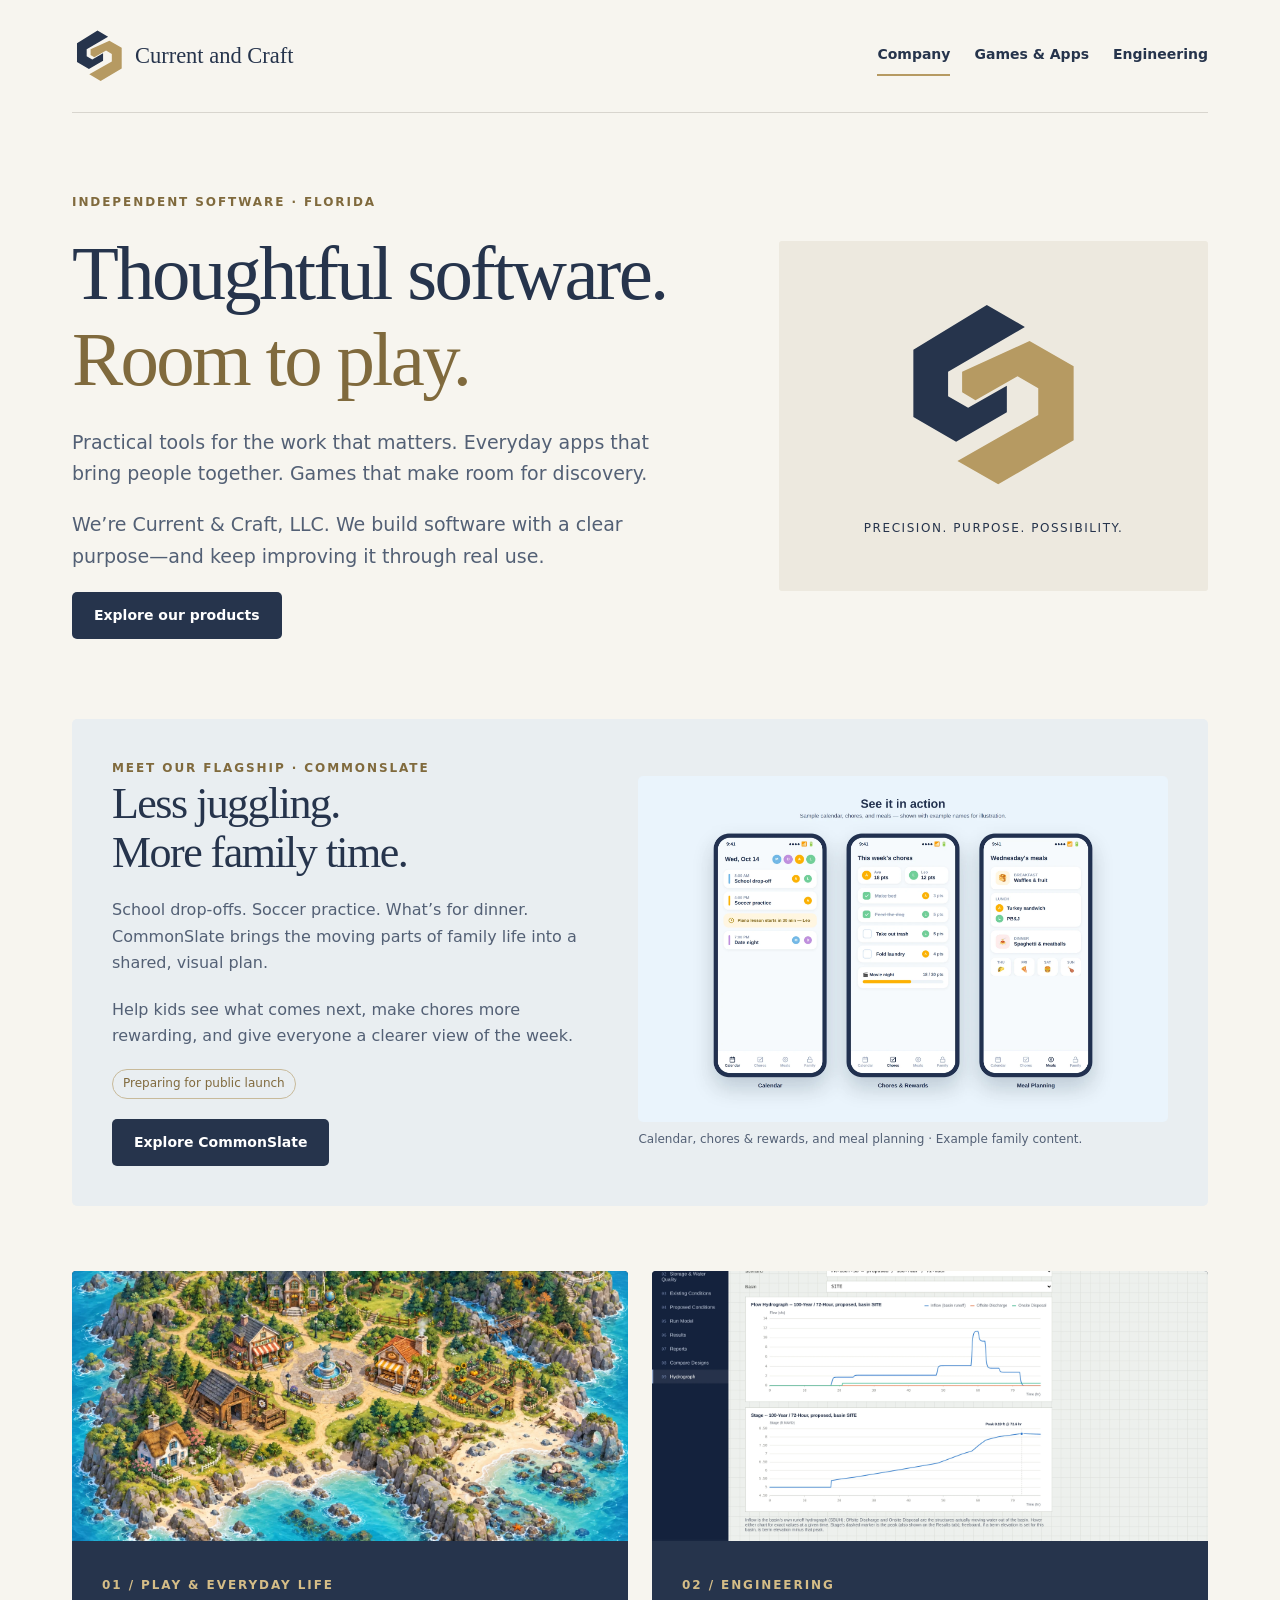
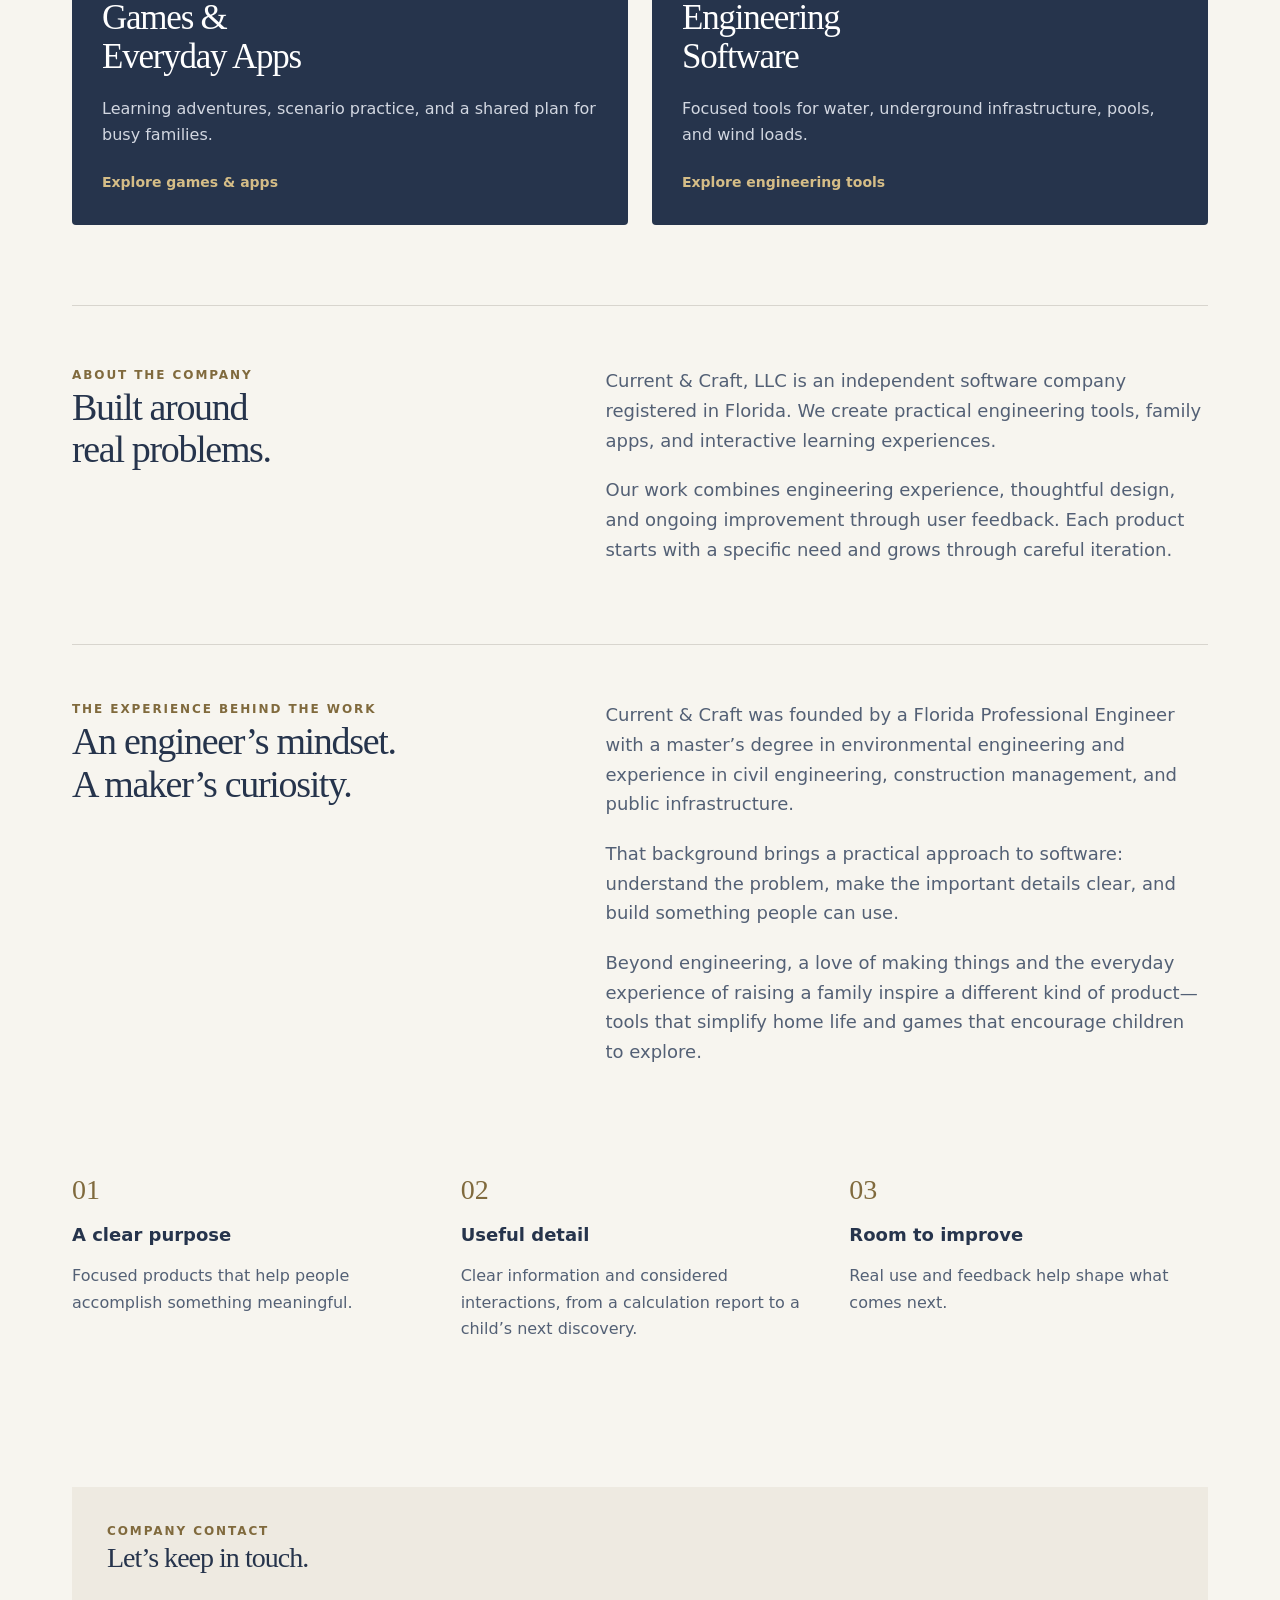
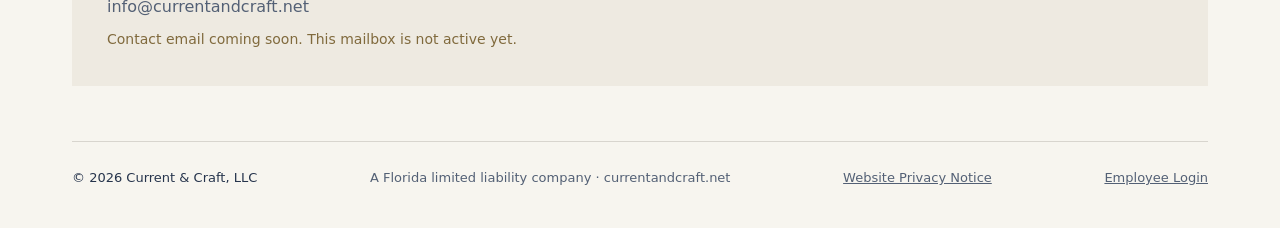
<file: index.html>
<!DOCTYPE html>
<html lang="en">
 <head>
  <meta charset="utf-8"/>
  <meta content="width=device-width, initial-scale=1" name="viewport"/>
  <title>
   Current &amp; Craft, LLC — Thoughtful software. Room to play.
  </title>
  <link href="assets/styles.css" rel="stylesheet"/>
  <link rel="icon" type="image/svg+xml" href="assets/favicon.svg"/>
  <meta content="Independent Florida software company creating practical engineering tools, family apps, and interactive learning experiences." name="description"/>
  <link href="https://currentandcraft.net/" rel="canonical"/>
  <meta content="Current &amp; Craft, LLC — Thoughtful software. Room to play." property="og:title"/>
  <meta content="Independent Florida software company creating practical engineering tools, family apps, and interactive learning experiences." property="og:description"/>
  <meta content="website" property="og:type"/>
  <meta content="https://currentandcraft.net/" property="og:url"/>
 </head>
 <body data-page="home">
  <div class="wrap">
   <header>
    <a aria-label="Current and Craft home" href="index.html">
     <img alt="Current and Craft" class="logo" loading="eager" src="assets/current-and-craft.svg"/>
    </a>
    <nav aria-label="Main navigation">
     <a aria-current="page" data-page="home" href="index.html">
      Company
     </a>
     <a data-page="games" href="games.html">
      Games &amp; Apps
     </a>
     <a data-page="engineering" href="engineering.html">
      Engineering
     </a>
    </nav>
   </header>
   <main>
    <div data-view="home">
     <section class="hero">
      <div>
       <div class="eyebrow">
        Independent software · Florida
       </div>
       <h1>
        Thoughtful software.
        <br/>
        <em>
         Room to play.
        </em>
       </h1>
       <p>
        Practical tools for the work that matters. Everyday apps that bring people together. Games that make room for discovery.
       </p>
       <p>
        We’re Current &amp; Craft, LLC. We build software with a clear purpose—and keep improving it through real use.
       </p>
       <a class="button" href="index.html#products">
        Explore our products
       </a>
      </div>
      <div class="seal">
       <img alt="Current and Craft monogram" class="" loading="lazy" src="assets/current-and-craft-monogram.svg"/>
       <span>
        PRECISION. PURPOSE. POSSIBILITY.
       </span>
      </div>
     </section>
     <section class="flagship">
      <div>
       <div class="eyebrow">
        Meet our flagship · CommonSlate
       </div>
       <h2>
        Less juggling.
        <br/>
        More family time.
       </h2>
       <p>
        School drop-offs. Soccer practice. What’s for dinner. CommonSlate brings the moving parts of family life into a shared, visual plan.
       </p>
       <p>
        Help kids see what comes next, make chores more rewarding, and give everyone a clearer view of the week.
       </p>
       <span class="pill">
        Preparing for public launch
       </span>
       <div>
        <a class="button" data-placement="homepage_flagship" data-product="CommonSlate" href="https://commonslate.net/" rel="noopener" target="_blank">
         Explore CommonSlate
        </a>
       </div>
      </div>
      <figure>
       <img alt="CommonSlate product preview" class="" loading="lazy" src="assets/commonslate-product-preview.webp"/>
       <figcaption>
        Calendar, chores &amp; rewards, and meal planning · Example family content.
       </figcaption>
      </figure>
     </section>
     <section class="categories" id="products">
      <a class="category" data-section="games" href="games.html">
       <img alt="The island world of Curious Cove" class="" loading="lazy" src="assets/the-island-world-of-curious-cove.webp"/>
       <div class="copy">
        <span class="eyebrow">
         01 / Play &amp; everyday life
        </span>
        <h2>
         Games &amp;
         <br/>
         Everyday Apps
        </h2>
        <p>
         Learning adventures, scenario practice, and a shared plan for busy families.
        </p>
        <strong>
         Explore games &amp; apps
        </strong>
       </div>
      </a>
      <a class="category" data-section="engineering" href="engineering.html">
       <img alt="StormRoute flow and stage calculation charts" class="" loading="lazy" src="assets/stormroute-flow-and-stage-calculation-charts.webp"/>
       <div class="copy">
        <span class="eyebrow">
         02 / Engineering
        </span>
        <h2>
         Engineering
         <br/>
         Software
        </h2>
        <p>
         Focused tools for water, underground infrastructure, pools, and wind loads.
        </p>
        <strong>
         Explore engineering tools
        </strong>
       </div>
      </a>
     </section>
     <section class="about">
      <div>
       <div class="eyebrow">
        About the company
       </div>
       <h2>
        Built around
        <br/>
        real problems.
       </h2>
      </div>
      <div>
       <p>
        Current &amp; Craft, LLC is an independent software company registered in Florida. We create practical engineering tools, family apps, and interactive learning experiences.
       </p>
       <p>
        Our work combines engineering experience, thoughtful design, and ongoing improvement through user feedback. Each product starts with a specific need and grows through careful iteration.
       </p>
      </div>
     </section>
     <section class="founder">
      <div>
       <div class="eyebrow">
        The experience behind the work
       </div>
       <h2>
        An engineer’s mindset.
        <br/>
        A maker’s curiosity.
       </h2>
      </div>
      <div>
       <p>
        Current &amp; Craft was founded by a Florida Professional Engineer with a master’s degree in environmental engineering and experience in civil engineering, construction management, and public infrastructure.
       </p>
       <p>
        That background brings a practical approach to software: understand the problem, make the important details clear, and build something people can use.
       </p>
       <p>
        Beyond engineering, a love of making things and the everyday experience of raising a family inspire a different kind of product—tools that simplify home life and games that encourage children to explore.
       </p>
      </div>
     </section>
     <section class="principles">
      <div>
       <span class="num">
        01
       </span>
       <h3>
        A clear purpose
       </h3>
       <p>
        Focused products that help people accomplish something meaningful.
       </p>
      </div>
      <div>
       <span class="num">
        02
       </span>
       <h3>
        Useful detail
       </h3>
       <p>
        Clear information and considered interactions, from a calculation report to a child’s next discovery.
       </p>
      </div>
      <div>
       <span class="num">
        03
       </span>
       <h3>
        Room to improve
       </h3>
       <p>
        Real use and feedback help shape what comes next.
       </p>
      </div>
     </section>
    </div>
   </main>
   <section class="contact">
    <div class="eyebrow">
     Company contact
    </div>
    <h2>
     Let’s keep in touch.
    </h2>
    <p>
     info@currentandcraft.net
    </p>
    <p class="pending">
     Contact email coming soon. This mailbox is not active yet.
    </p>
   </section>
   <footer>
    <strong>
     © 2026 Current &amp; Craft, LLC
    </strong>
    <span>
     A Florida limited liability company · currentandcraft.net
    </span>
     <a href="privacy.html">Website Privacy Notice</a>
     <a href="employee/" rel="nofollow">Employee Login</a>
  </footer>
  </div>
  <script defer="True" src="assets/analytics.js">
  </script>
 </body>
</html>
</file>
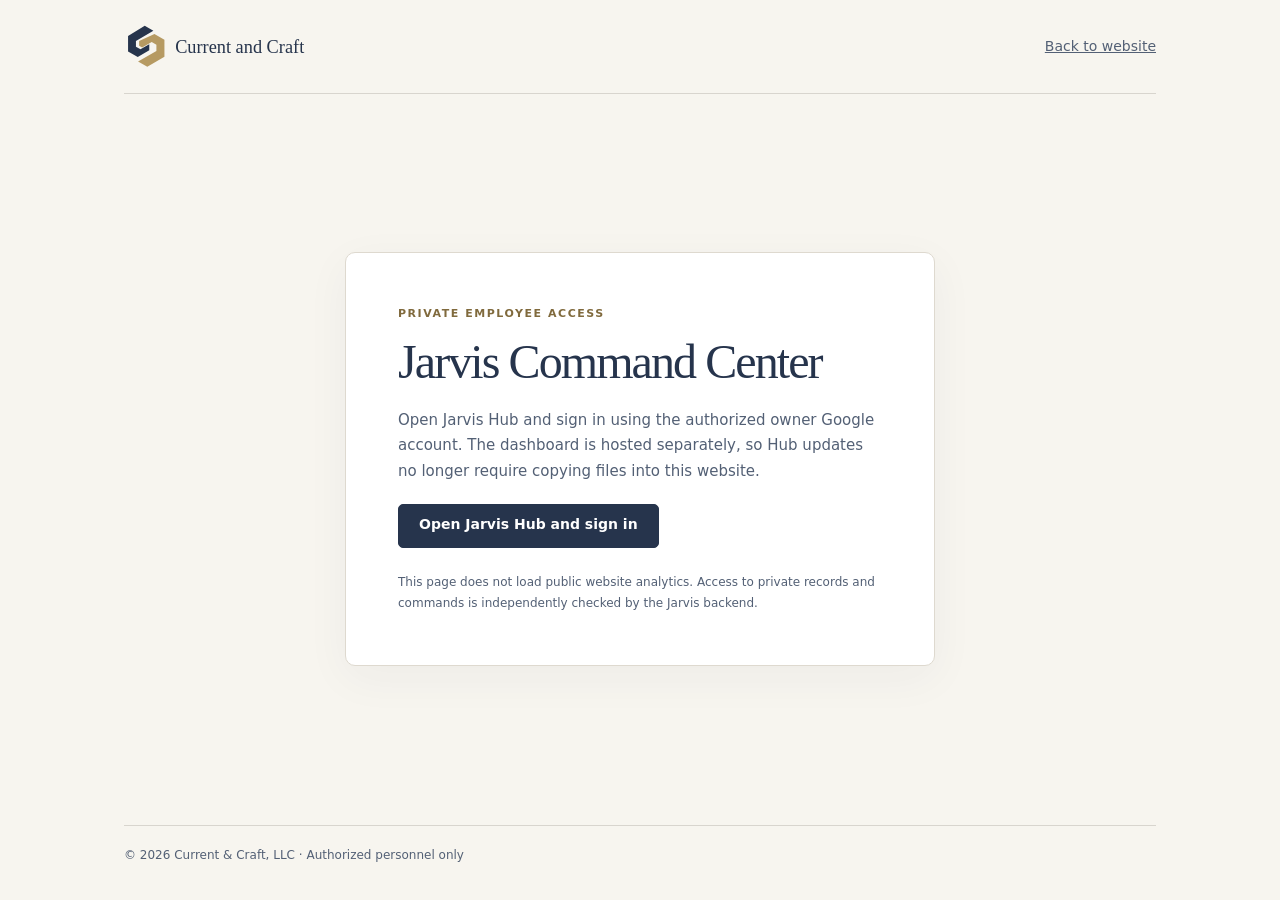
<file: employee/index.html>
<!doctype html>
<html lang="en">
<head>
  <meta charset="utf-8">
  <meta name="viewport" content="width=device-width,initial-scale=1">
  <meta name="robots" content="noindex,nofollow,noarchive">
  <meta name="referrer" content="no-referrer">
  <meta http-equiv="Content-Security-Policy" content="default-src 'none'; base-uri 'none'; form-action 'none'; object-src 'none'; script-src 'none'; style-src 'self'; img-src 'self' data: https://www.gstatic.com https://*.googleusercontent.com; connect-src 'none'; frame-src 'none'; upgrade-insecure-requests">
  <title>Employee Portal | Current &amp; Craft</title>
  <link rel="icon" type="image/svg+xml" href="../assets/favicon.svg">
  <link rel="stylesheet" href="portal.css">
</head>
<body>
  <div class="portal-shell">
    <header>
      <a href="../index.html" aria-label="Current and Craft home"><img src="../assets/current-and-craft.svg" alt="Current &amp; Craft" width="240"></a>
      <a class="back" href="../index.html">Back to website</a>
    </header>
    <main>
      <section class="portal-card" aria-labelledby="portal-title">
        <p class="eyebrow">Private employee access</p>
        <h1 id="portal-title">Jarvis Command Center</h1>
        <p>Open Jarvis Hub and sign in using the authorized owner Google account. The dashboard is hosted separately, so Hub updates no longer require copying files into this website.</p>
        <div class="actions">
          <a id="launch-hub" class="button" href="https://jarvis-hub-4ae58.web.app/" referrerpolicy="no-referrer">Open Jarvis Hub and sign in</a>
        </div>
        <p class="note">This page does not load public website analytics. Access to private records and commands is independently checked by the Jarvis backend.</p>
      </section>
    </main>
    <footer>© 2026 Current &amp; Craft, LLC · Authorized personnel only</footer>
  </div>
</body>
</html>
</file>
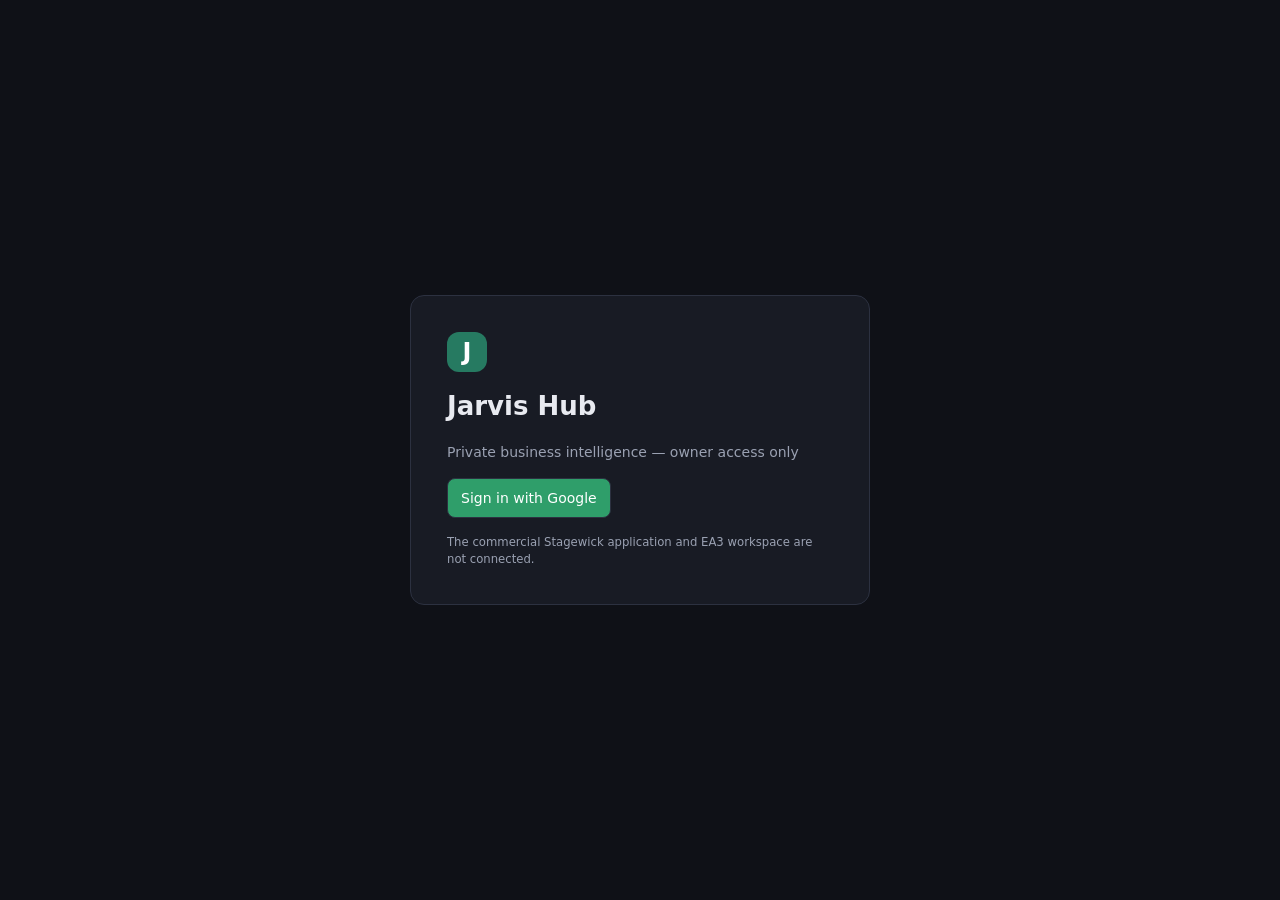
<file: employee/hub/index.html>
<!doctype html>
<html lang="en">
  <head>
    <meta charset="UTF-8" />
    <meta name="viewport" content="width=device-width, initial-scale=1.0" />
    <meta name="theme-color" content="#0f1117" />
    <meta name="robots" content="noindex,nofollow,noarchive" />
    <meta name="description" content="Private Jarvis business intelligence dashboard." />
    <title>Jarvis Hub | Private Command Center</title>
    <script type="module" crossorigin src="/employee/hub/assets/index-2Ba29zOA.js"></script>
    <link rel="modulepreload" crossorigin href="/employee/hub/assets/firebase-B6WwfiXz.js">
    <link rel="stylesheet" crossorigin href="/employee/hub/assets/index-CSEy2qnS.css">
  </head>
  <body>
    <div id="root"></div>
  </body>
</html>
</file>
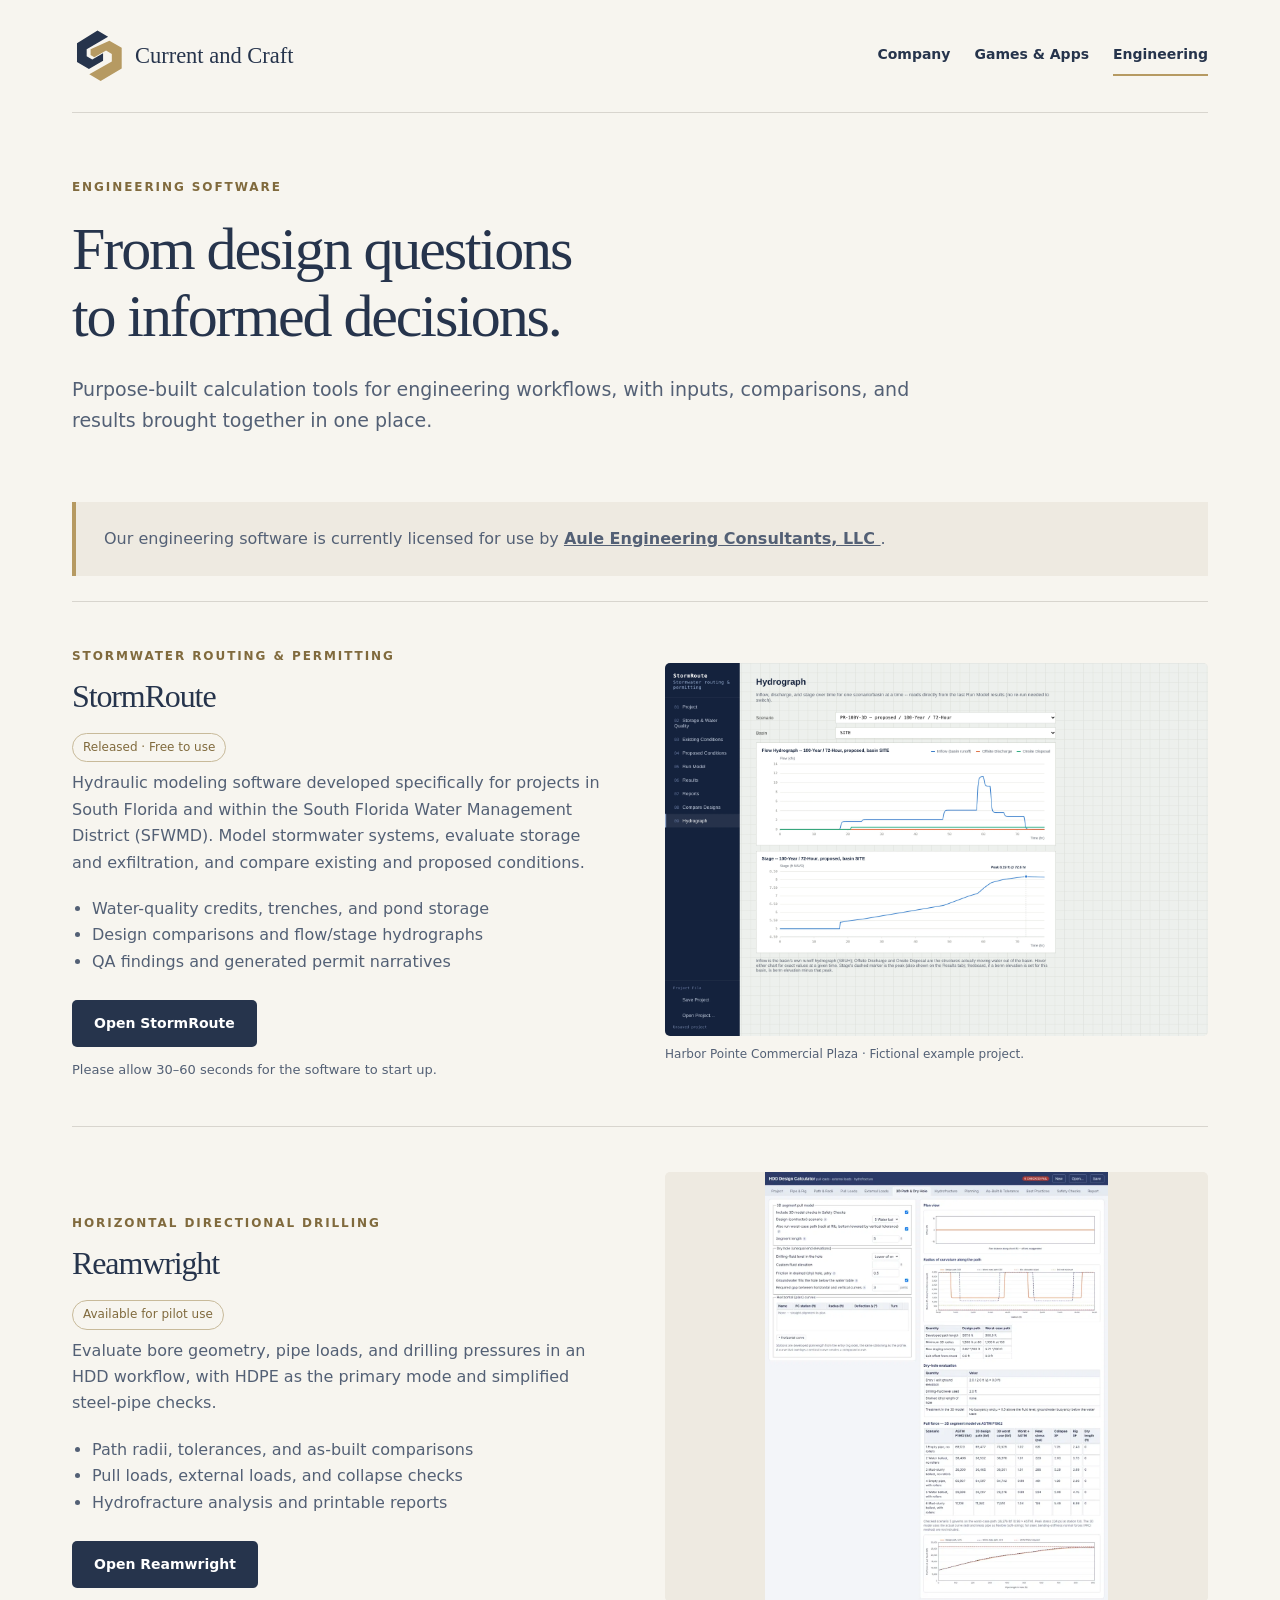
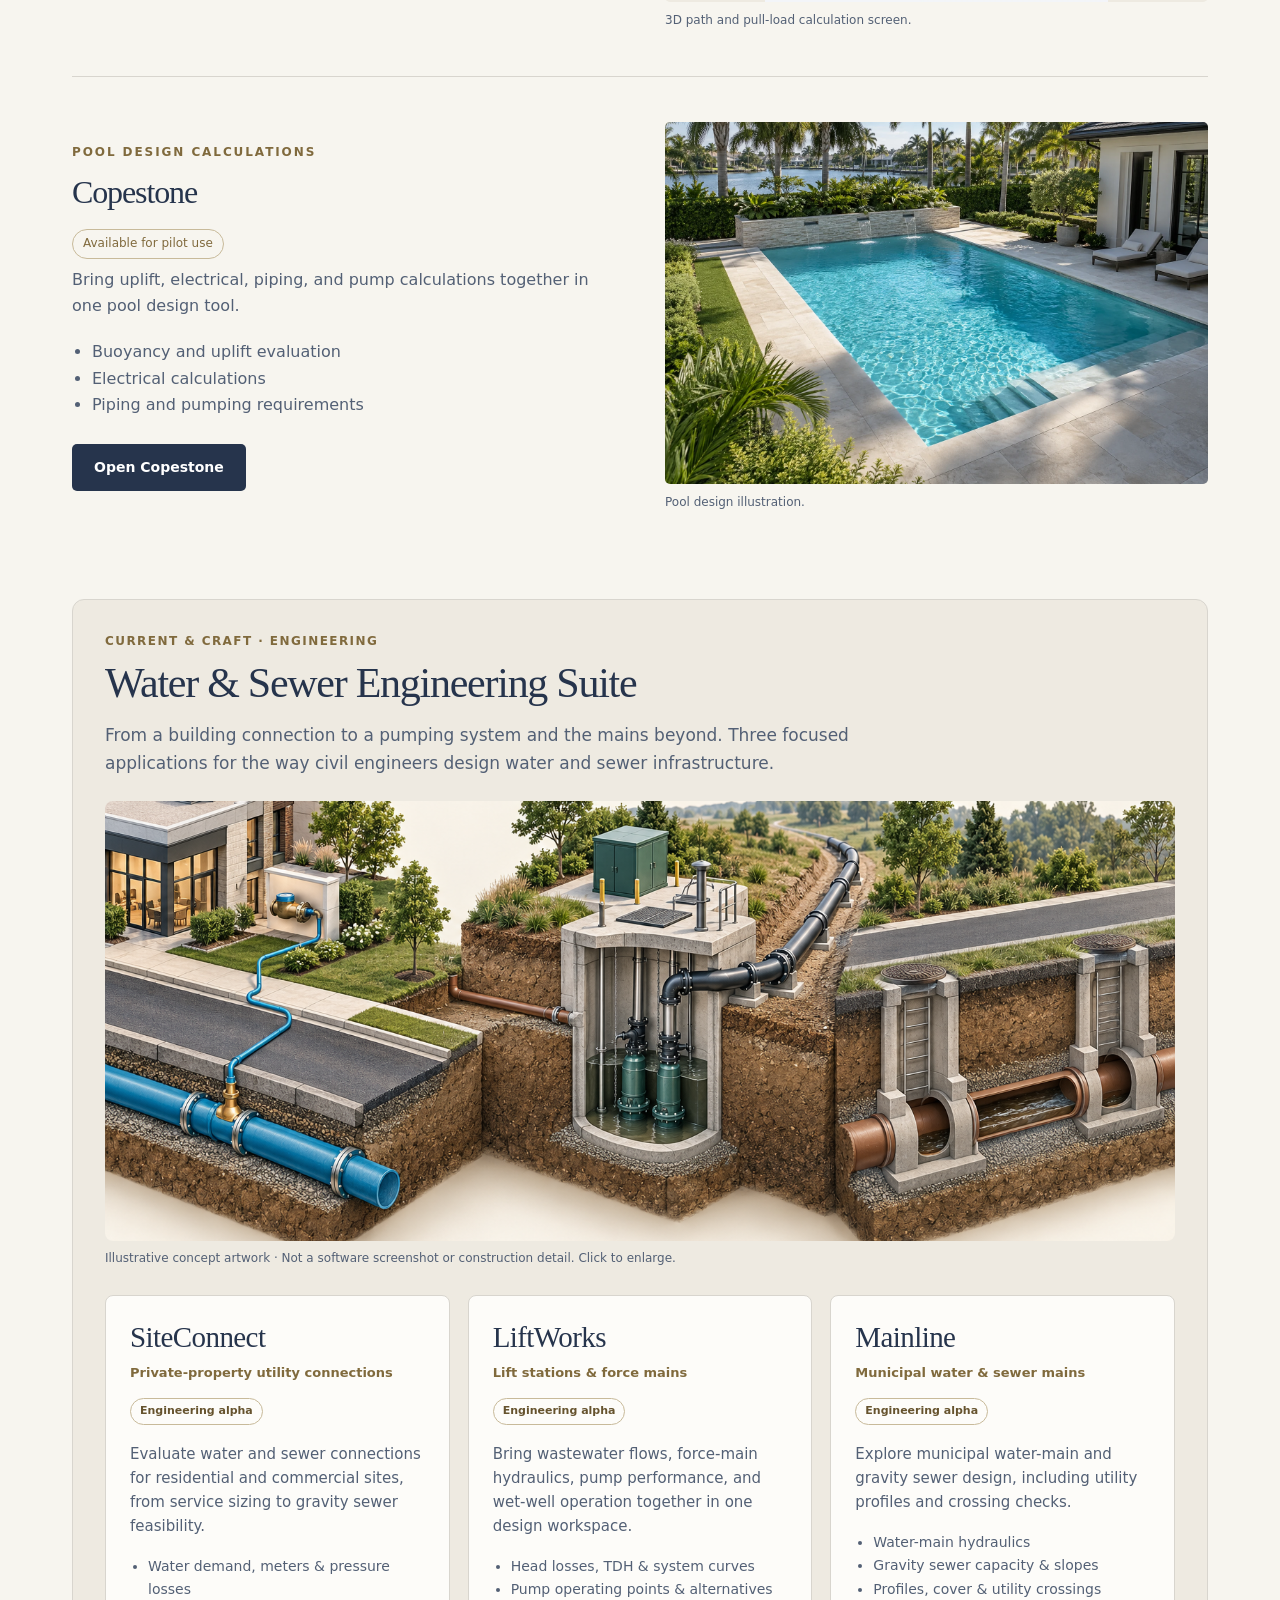
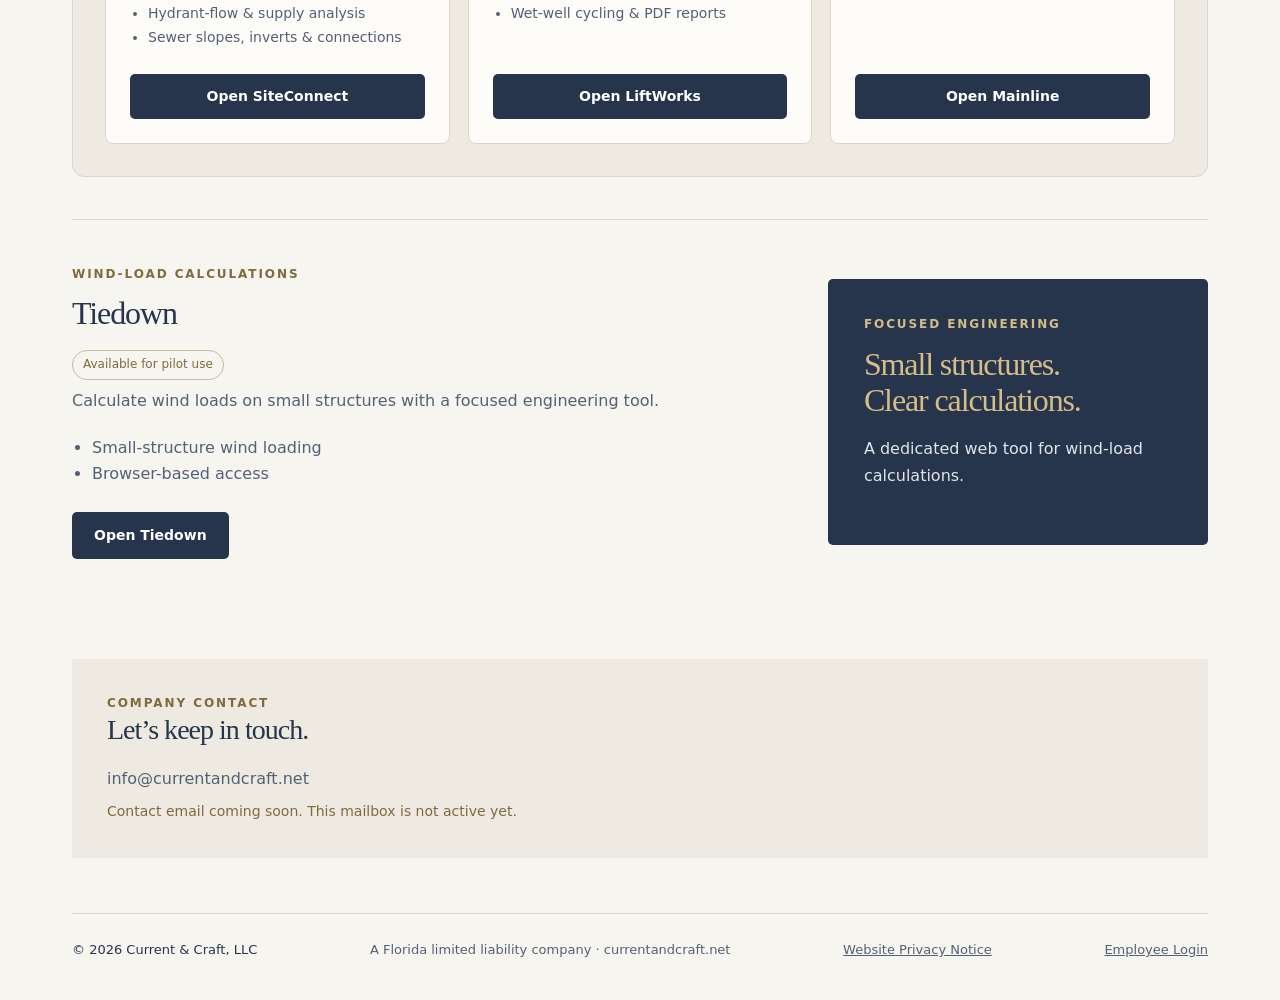
<file: engineering.html>
<!DOCTYPE html>
<html lang="en">
 <head>
  <meta charset="utf-8"/>
  <meta content="width=device-width, initial-scale=1" name="viewport"/>
  <title>
   Engineering Software | Current &amp; Craft
  </title>
  <link href="assets/styles.css" rel="stylesheet"/>
  <link rel="icon" type="image/svg+xml" href="assets/favicon.svg"/>
  <meta content="Explore StormRoute for South Florida hydraulic modeling, plus Reamwright, Copestone, Tiedown, and the SiteConnect, LiftWorks, and Mainline water and sewer suite." name="description"/>
  <link href="https://currentandcraft.net/engineering.html" rel="canonical"/>
  <meta content="Engineering Software | Current &amp; Craft" property="og:title"/>
  <meta content="Explore StormRoute for South Florida hydraulic modeling, plus Reamwright, Copestone, Tiedown, and the SiteConnect, LiftWorks, and Mainline water and sewer suite." property="og:description"/>
  <meta content="website" property="og:type"/>
  <meta content="https://currentandcraft.net/engineering.html" property="og:url"/>
 <style>
.ws-suite{grid-column:1/-1;margin:42px 0;padding:32px;background:#eeeae1;border:1px solid #d8d5ce;border-radius:12px;color:#26344c;scroll-margin-top:24px}
.ws-suite *{box-sizing:border-box}.ws-suite .ws-kicker{font:700 12px/1.5 system-ui,sans-serif;letter-spacing:.12em;text-transform:uppercase;color:#806a3d;margin:0 0 10px}.ws-suite h2{font:400 clamp(28px,4vw,42px)/1.12 Georgia,serif;letter-spacing:-.03em;margin:0 0 15px;color:#26344c}.ws-suite .ws-intro{max-width:750px;color:#536075;font:17px/1.6 system-ui,sans-serif;margin:0 0 24px}.ws-suite figure{margin:0 0 28px}.ws-suite .ws-art-button{display:block;width:100%;padding:0;border:0;border-radius:8px;overflow:hidden;cursor:zoom-in;background:#f7f5ef}.ws-suite .ws-art-button img{display:block;width:100%;height:auto;max-height:440px;object-fit:cover}.ws-suite figcaption{font:12px/1.5 system-ui,sans-serif;color:#536075;margin-top:8px}.ws-grid{display:grid;grid-template-columns:repeat(3,minmax(0,1fr));gap:18px}.ws-card{min-width:0;background:#fdfcf9;border:1px solid #d8d5ce;border-radius:8px;padding:24px;display:flex;flex-direction:column;scroll-margin-top:24px}.ws-suite .ws-card h3{font:400 29px/1.2 Georgia,serif;color:#26344c;letter-spacing:-.02em;margin:0 0 8px}.ws-card .ws-domain{font:600 13px/1.5 system-ui,sans-serif;color:#806a3d;margin:0 0 16px}.ws-card .ws-status{align-self:flex-start;font:600 11px/1.5 system-ui,sans-serif;border:1px solid #c8ba9a;border-radius:20px;padding:4px 9px;color:#66532e;margin:0 0 17px}.ws-card p{font:15px/1.6 system-ui,sans-serif;color:#536075;margin:0 0 17px}.ws-card ul{padding-left:18px;margin:0 0 24px;font:14px/1.7 system-ui,sans-serif;color:#536075}.ws-card .ws-action{display:block;text-align:center;margin-top:auto;padding:12px 14px;background:#26344c;color:#fff;border-radius:5px;font:700 14px/1.5 system-ui,sans-serif;text-decoration:none}.ws-card .ws-action:hover{background:#40516c}.ws-card .ws-coming{margin-top:auto;border:1px dashed #b8b3a5;padding:12px;text-align:center;color:#6b6f76;font:600 14px/1.5 system-ui,sans-serif;border-radius:5px}.ws-suite button:focus-visible,.ws-suite a:focus-visible,.ws-dialog button:focus-visible{outline:3px solid #b69a62;outline-offset:4px}.ws-dialog{width:min(1250px,94vw);max-height:94vh;padding:15px;border:0;border-radius:10px;background:#f7f5ef;color:#26344c}.ws-dialog::backdrop{background:#121b2dcc}.ws-dialog img{display:block;max-width:100%;max-height:80vh;object-fit:contain;margin:auto}.ws-dialog header{display:flex;justify-content:space-between;gap:16px;align-items:center;padding:0 0 12px;border:0}.ws-dialog button{padding:9px 15px;cursor:pointer;border:1px solid #b8b3a5;border-radius:5px;background:#fff;color:#26344c}.ws-dialog h2{font:400 22px/1.3 Georgia,serif;margin:0}@media(max-width:850px){.ws-grid{grid-template-columns:1fr}.ws-suite{padding:22px}.ws-card{padding:24px}.ws-suite .ws-art-button img{max-height:none}.ws-dialog header{flex-direction:row}}
</style>
</head>
 <body data-page="engineering">
  <div class="wrap">
   <header>
    <a aria-label="Current and Craft home" href="index.html">
     <img alt="Current and Craft" class="logo" loading="eager" src="assets/current-and-craft.svg"/>
    </a>
    <nav aria-label="Main navigation">
     <a data-page="home" href="index.html">
      Company
     </a>
     <a data-page="games" href="games.html">
      Games &amp; Apps
     </a>
     <a aria-current="page" data-page="engineering" href="engineering.html">
      Engineering
     </a>
    </nav>
   </header>
   <main>
    <div data-view="engineering">
     <section class="pagehead">
      <div class="eyebrow">
       Engineering software
      </div>
      <h1>
       From design questions
       <br/>
       to informed decisions.
      </h1>
      <p>
       Purpose-built calculation tools for engineering workflows, with inputs, comparisons, and results brought together in one place.
      </p>
     </section>
     <aside class="license">
      <p>
       Our engineering software is currently licensed for use by
       <a href="https://auleengineering.com" rel="noopener" target="_blank">
        Aule Engineering Consultants, LLC
       </a>
       .
      </p>
     </aside>
     <article class="product">
      <div>
       <div class="eyebrow">
        Stormwater routing &amp; permitting
       </div>
       <h3>
        StormRoute
       </h3>
       <span class="pill">
        Released · Free to use
       </span>
       <p>
        Hydraulic modeling software developed specifically for projects in South Florida and within the South Florida Water Management District (SFWMD). Model stormwater systems, evaluate storage and exfiltration, and compare existing and proposed conditions.
       </p>
       <ul>
        <li>
         Water-quality credits, trenches, and pond storage
        </li>
        <li>
         Design comparisons and flow/stage hydrographs
        </li>
        <li>
         QA findings and generated permit narratives
        </li>
       </ul>
       <a class="button" data-product="StormRoute" data-placement="engineering_listing" href="https://hydraulic-modeling.onrender.com/?licensed=1" rel="noopener" target="_blank">
        Open StormRoute
       </a>
       <p class="load">
        Please allow 30–60 seconds for the software to start up.
       </p>
      </div>
      <figure class="visual">
       <img alt="StormRoute product preview" class="" loading="lazy" src="assets/stormroute-flow-and-stage-calculation-charts.webp"/>
       <figcaption>
        Harbor Pointe Commercial Plaza · Fictional example project.
       </figcaption>
      </figure>
     </article>
     <article class="product">
      <div>
       <div class="eyebrow">
        Horizontal directional drilling
       </div>
       <h3>
        Reamwright
       </h3>
       <span class="pill">
        Available for pilot use
       </span>
       <p>
        Evaluate bore geometry, pipe loads, and drilling pressures in an HDD workflow, with HDPE as the primary mode and simplified steel-pipe checks.
       </p>
       <ul>
        <li>
         Path radii, tolerances, and as-built comparisons
        </li>
        <li>
         Pull loads, external loads, and collapse checks
        </li>
        <li>
         Hydrofracture analysis and printable reports
        </li>
       </ul>
       <a class="button" data-product="Reamwright" data-placement="engineering_listing" href="https://reamwright.onrender.com" rel="noopener" target="_blank">
        Open Reamwright
       </a>
      </div>
      <figure class="visual">
       <img alt="Reamwright product preview" class="" loading="lazy" src="assets/reamwright-product-preview.webp"/>
       <figcaption>
        3D path and pull-load calculation screen.
       </figcaption>
      </figure>
     </article>
     <article class="product">
      <div>
       <div class="eyebrow">
        Pool design calculations
       </div>
       <h3>
        Copestone
       </h3>
       <span class="pill">
        Available for pilot use
       </span>
       <p>
        Bring uplift, electrical, piping, and pump calculations together in one pool design tool.
       </p>
       <ul>
        <li>
         Buoyancy and uplift evaluation
        </li>
        <li>
         Electrical calculations
        </li>
        <li>
         Piping and pumping requirements
        </li>
       </ul>
       <a class="button" data-product="Copestone" data-placement="engineering_listing" href="https://pool-design-calculator.onrender.com/" rel="noopener" target="_blank">
        Open Copestone
       </a>
      </div>
      <figure class="visual">
       <img alt="Copestone product preview" class="" loading="lazy" src="assets/copestone-product-preview.webp"/>
       <figcaption>
        Pool design illustration.
       </figcaption>
      </figure>
     </article>
     <section class="ws-suite" id="water-sewer-suite" aria-labelledby="water-sewer-title">
<p class="ws-kicker">Current &amp; Craft · Engineering</p>
<h2 id="water-sewer-title">Water &amp; Sewer Engineering Suite</h2>
<p class="ws-intro">From a building connection to a pumping system and the mains beyond. Three focused applications for the way civil engineers design water and sewer infrastructure.</p>
<figure><button class="ws-art-button" type="button" aria-haspopup="dialog" aria-label="Enlarge water and sewer suite concept artwork"><img src="assets/water-sewer-suite.png" alt="Concept illustration of property connections, a wastewater lift station, and municipal underground utilities" width="1536" height="1024" loading="lazy"></button><figcaption>Illustrative concept artwork · Not a software screenshot or construction detail. Click to enlarge.</figcaption></figure>
<div class="ws-grid">
<article class="ws-card" id="siteconnect" aria-labelledby="siteconnect-title"><h3 id="siteconnect-title">SiteConnect</h3><p class="ws-domain">Private-property utility connections</p><span class="ws-status">Engineering alpha</span><p>Evaluate water and sewer connections for residential and commercial sites, from service sizing to gravity sewer feasibility.</p><ul><li>Water demand, meters &amp; pressure losses</li><li>Hydrant-flow &amp; supply analysis</li><li>Sewer slopes, inverts &amp; connections</li></ul><a class="ws-action" href="https://siteconnect-app.onrender.com" target="_blank" rel="noopener" data-product="SiteConnect" data-placement="water_sewer_suite">Open SiteConnect</a></article>
<article class="ws-card" id="liftworks" aria-labelledby="liftworks-title"><h3 id="liftworks-title">LiftWorks</h3><p class="ws-domain">Lift stations &amp; force mains</p><span class="ws-status">Engineering alpha</span><p>Bring wastewater flows, force-main hydraulics, pump performance, and wet-well operation together in one design workspace.</p><ul><li>Head losses, TDH &amp; system curves</li><li>Pump operating points &amp; alternatives</li><li>Wet-well cycling &amp; PDF reports</li></ul><a class="ws-action" href="https://liftworks.onrender.com" target="_blank" rel="noopener" data-product="LiftWorks" data-placement="water_sewer_suite">Open LiftWorks</a></article>
<article class="ws-card" id="mainline" aria-labelledby="mainline-title"><h3 id="mainline-title">Mainline</h3><p class="ws-domain">Municipal water &amp; sewer mains</p><span class="ws-status">Engineering alpha</span><p>Explore municipal water-main and gravity sewer design, including utility profiles and crossing checks.</p><ul><li>Water-main hydraulics</li><li>Gravity sewer capacity &amp; slopes</li><li>Profiles, cover &amp; utility crossings</li></ul><a class="ws-action" href="https://mainline-jx68.onrender.com" target="_blank" rel="noopener" data-product="Mainline" data-placement="water_sewer_suite">Open Mainline</a></article>
</div></section>
     <article class="product compact">
      <div>
       <div class="eyebrow">
        Wind-load calculations
       </div>
       <h3>
        Tiedown
       </h3>
       <span class="pill">
        Available for pilot use
       </span>
       <p>
        Calculate wind loads on small structures with a focused engineering tool.
       </p>
       <ul>
        <li>
         Small-structure wind loading
        </li>
        <li>
         Browser-based access
        </li>
       </ul>
       <a class="button" data-product="Tiedown" data-placement="engineering_listing" href="https://tiedown.onrender.com" rel="noopener" target="_blank">
        Open Tiedown
       </a>
      </div>
      <aside>
       <div class="eyebrow" style="color:#d5bd87">
        Focused engineering
       </div>
       <h3>
        Small structures.
        <br/>
        Clear calculations.
       </h3>
       <p>
        A dedicated web tool for wind-load calculations.
       </p>
      </aside>
     </article>
    </div>
   </main>
   <section class="contact">
    <div class="eyebrow">
     Company contact
    </div>
    <h2>
     Let’s keep in touch.
    </h2>
    <p>
     info@currentandcraft.net
    </p>
    <p class="pending">
     Contact email coming soon. This mailbox is not active yet.
    </p>
   </section>
   <footer>
    <strong>
     © 2026 Current &amp; Craft, LLC
    </strong>
    <span>
     A Florida limited liability company · currentandcraft.net
    </span>
     <a href="privacy.html">Website Privacy Notice</a>
     <a href="employee/" rel="nofollow">Employee Login</a>
  </footer>
  </div>
  <script defer="True" src="assets/analytics.js">
  </script>
 <dialog class="ws-dialog" id="ws-art-dialog" aria-labelledby="ws-art-title"><header><h2 id="ws-art-title">Water &amp; Sewer Engineering Suite</h2><button type="button" data-ws-close autofocus>Close ×</button></header><img src="assets/water-sewer-suite.png" alt="Water and sewer infrastructure concept illustration"></dialog>
<script>(()=>{const dialog=document.getElementById('ws-art-dialog');document.querySelector('.ws-art-button').addEventListener('click',()=>dialog.showModal());dialog.querySelector('[data-ws-close]').addEventListener('click',()=>dialog.close());dialog.addEventListener('click',e=>{if(e.target===dialog){const r=dialog.getBoundingClientRect();if(e.clientX<r.left||e.clientX>r.right||e.clientY<r.top||e.clientY>r.bottom)dialog.close();}});})();</script>
</body>
</html>
</file>
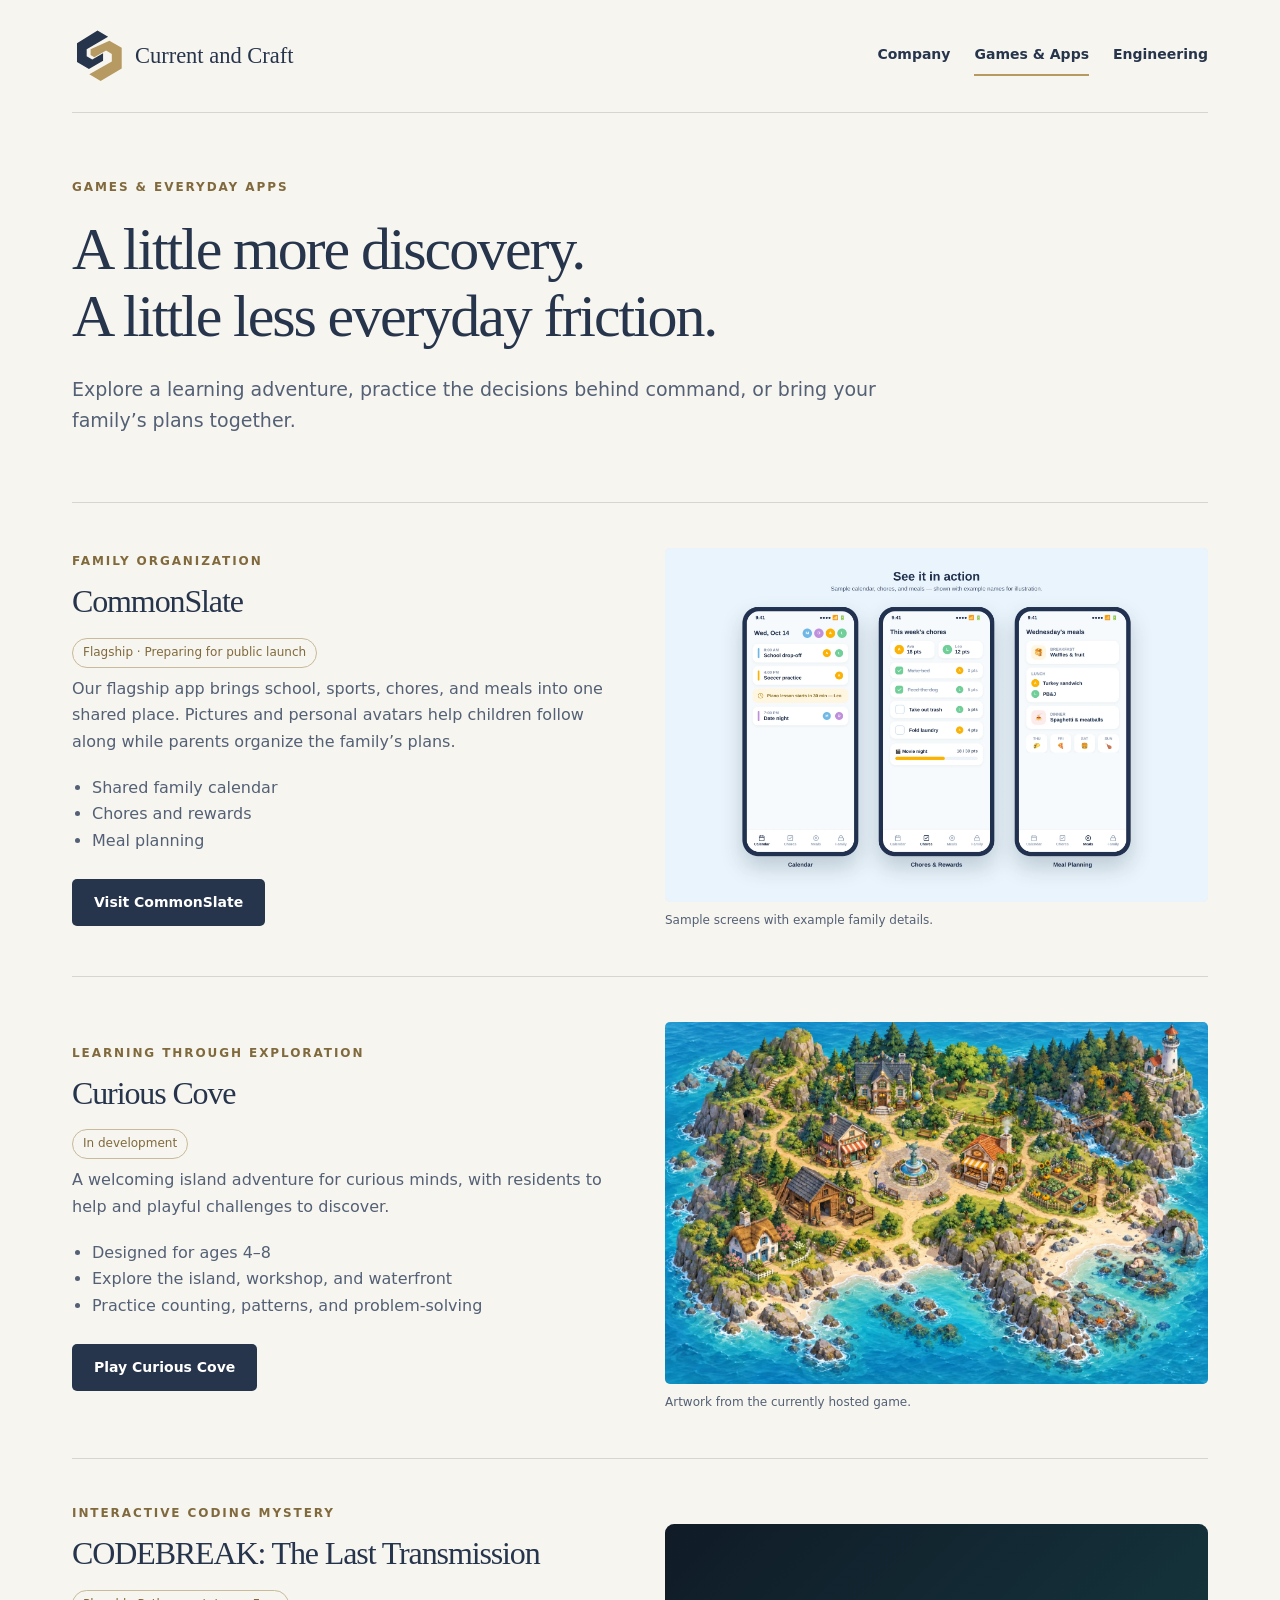
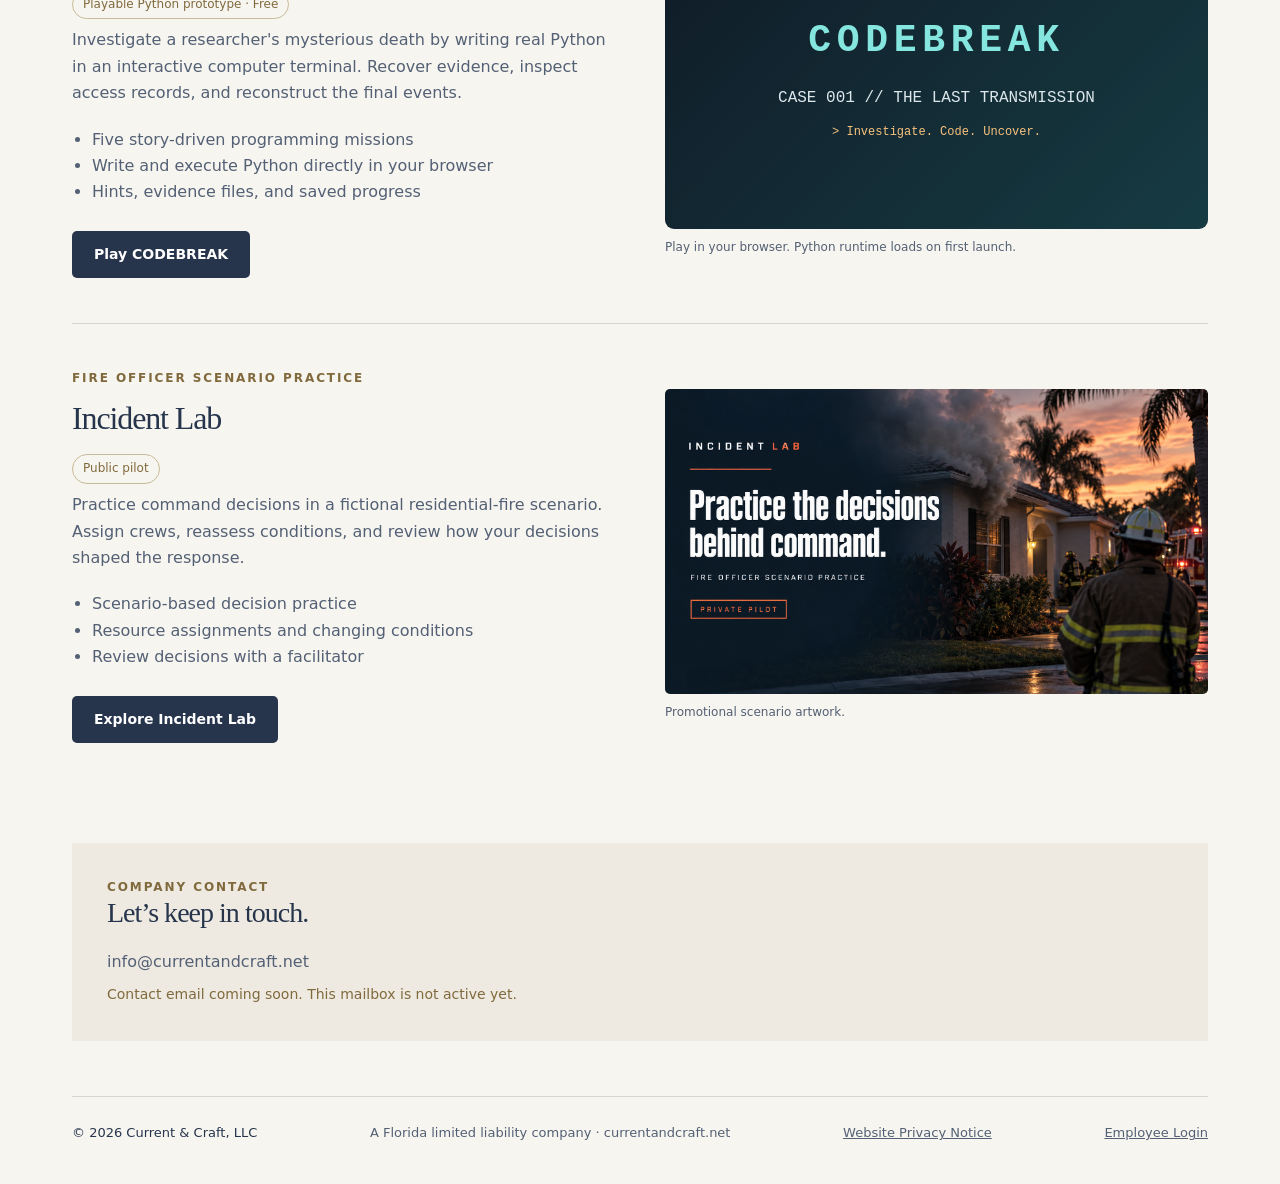
<file: games.html>
<!DOCTYPE html>
<html lang="en">
 <head>
  <meta charset="utf-8"/>
  <meta content="width=device-width, initial-scale=1" name="viewport"/>
  <title>
   Games &amp; Everyday Apps | Current &amp; Craft
  </title>
  <link href="assets/styles.css" rel="stylesheet"/>
  <link rel="icon" type="image/svg+xml" href="assets/favicon.svg"/>
  <meta content="Discover CommonSlate, Curious Cove, CODEBREAK, and Incident Lab from Current & Craft." name="description"/>
  <link href="https://currentandcraft.net/games.html" rel="canonical"/>
  <meta content="Games &amp; Everyday Apps | Current &amp; Craft" property="og:title"/>
  <meta content="Discover CommonSlate, our flagship family organization app, plus Curious Cove and Incident Lab." property="og:description"/>
  <meta content="website" property="og:type"/>
  <meta content="https://currentandcraft.net/games.html" property="og:url"/>
 </head>
 <body data-page="games">
  <div class="wrap">
   <header>
    <a aria-label="Current and Craft home" href="index.html">
     <img alt="Current and Craft" class="logo" loading="eager" src="assets/current-and-craft.svg"/>
    </a>
    <nav aria-label="Main navigation">
     <a data-page="home" href="index.html">
      Company
     </a>
     <a aria-current="page" data-page="games" href="games.html">
      Games &amp; Apps
     </a>
     <a data-page="engineering" href="engineering.html">
      Engineering
     </a>
    </nav>
   </header>
   <main>
    <div data-view="games">
     <section class="pagehead">
      <div class="eyebrow">
       Games &amp; everyday apps
      </div>
      <h1>
       A little more discovery.
       <br/>
       A little less everyday friction.
      </h1>
      <p>
       Explore a learning adventure, practice the decisions behind command, or bring your family’s plans together.
      </p>
     </section>
     <article class="product">
      <div>
       <div class="eyebrow">
        Family organization
       </div>
       <h3>
        CommonSlate
       </h3>
       <span class="pill">
        Flagship · Preparing for public launch
       </span>
       <p>
        Our flagship app brings school, sports, chores, and meals into one shared place. Pictures and personal avatars help children follow along while parents organize the family’s plans.
       </p>
       <ul>
        <li>
         Shared family calendar
        </li>
        <li>
         Chores and rewards
        </li>
        <li>
         Meal planning
        </li>
       </ul>
       <a class="button" data-product="CommonSlate" data-placement="games_listing" href="https://commonslate.net/" rel="noopener" target="_blank">
        Visit CommonSlate
       </a>
      </div>
      <figure class="visual">
       <img alt="CommonSlate product preview" class="" loading="lazy" src="assets/commonslate-product-preview.webp"/>
       <figcaption>
        Sample screens with example family details.
       </figcaption>
      </figure>
     </article>
     <article class="product">
      <div>
       <div class="eyebrow">
        Learning through exploration
       </div>
       <h3>
        Curious Cove
       </h3>
       <span class="pill">
        In development
       </span>
       <p>
        A welcoming island adventure for curious minds, with residents to help and playful challenges to discover.
       </p>
       <ul>
        <li>
         Designed for ages 4–8
        </li>
        <li>
         Explore the island, workshop, and waterfront
        </li>
        <li>
         Practice counting, patterns, and problem-solving
        </li>
       </ul>
       <a class="button" data-product="Curious Cove" data-placement="games_listing" href="https://matthew-apps.mplepera.chatgpt.site/curious-cove/" rel="noopener" target="_blank">
        Play Curious Cove
       </a>
      </div>
      <figure class="visual">
       <img alt="Curious Cove product preview" class="" loading="lazy" src="assets/the-island-world-of-curious-cove.webp"/>
       <figcaption>
        Artwork from the currently hosted game.
       </figcaption>
      </figure>
     </article>
     <article class="product">
      <div>
       <div class="eyebrow">Interactive coding mystery</div>
       <h3>CODEBREAK: The Last Transmission</h3>
       <span class="pill">Playable Python prototype · Free</span>
       <p>Investigate a researcher's mysterious death by writing real Python in an interactive computer terminal. Recover evidence, inspect access records, and reconstruct the final events.</p>
       <ul>
        <li>Five story-driven programming missions</li>
        <li>Write and execute Python directly in your browser</li>
        <li>Hints, evidence files, and saved progress</li>
       </ul>
       <a class="button" data-product="CODEBREAK" data-placement="games_listing" href="codebreak/">Play CODEBREAK</a>
      </div>
      <figure class="visual">
       <div style="background:linear-gradient(135deg,#101b27,#163b42);color:#85e6df;aspect-ratio:16/9;border-radius:9px;display:grid;place-content:center;text-align:center;padding:20px;font-family:Consolas,monospace">
        <strong style="font-size:clamp(22px,3vw,38px);letter-spacing:.15em">CODEBREAK</strong>
        <span style="color:#dce7eb;margin-top:12px">CASE 001 // THE LAST TRANSMISSION</span>
        <span style="color:#f8c27d;margin-top:12px;font-size:12px">&gt; Investigate. Code. Uncover.</span>
       </div>
       <figcaption>Play in your browser. Python runtime loads on first launch.</figcaption>
      </figure>
     </article>
     <article class="product">
      <div>
       <div class="eyebrow">
        Fire officer scenario practice
       </div>
       <h3>
        Incident Lab
       </h3>
       <span class="pill">
        Public pilot
       </span>
       <p>
        Practice command decisions in a fictional residential-fire scenario. Assign crews, reassess conditions, and review how your decisions shaped the response.
       </p>
       <ul>
        <li>
         Scenario-based decision practice
        </li>
        <li>
         Resource assignments and changing conditions
        </li>
        <li>
         Review decisions with a facilitator
        </li>
       </ul>
       <a class="button" data-product="Incident Lab" data-placement="games_listing" href="https://matthew-apps.mplepera.chatgpt.site/incident-lab/" rel="noopener" target="_blank">
        Explore Incident Lab
       </a>
      </div>
      <figure class="visual">
       <img alt="Incident Lab product preview" class="" loading="lazy" src="assets/incident-lab-product-preview.png"/>
       <figcaption>
        Promotional scenario artwork.
       </figcaption>
      </figure>
     </article>
    </div>
   </main>
   <section class="contact">
    <div class="eyebrow">
     Company contact
    </div>
    <h2>
     Let’s keep in touch.
    </h2>
    <p>
     info@currentandcraft.net
    </p>
    <p class="pending">
     Contact email coming soon. This mailbox is not active yet.
    </p>
   </section>
   <footer>
    <strong>
     © 2026 Current &amp; Craft, LLC
    </strong>
    <span>
     A Florida limited liability company · currentandcraft.net
    </span>
     <a href="privacy.html">Website Privacy Notice</a>
     <a href="employee/" rel="nofollow">Employee Login</a>
  </footer>
  </div>
  <script defer="True" src="assets/analytics.js">
  </script>
 </body>
</html>
</file>
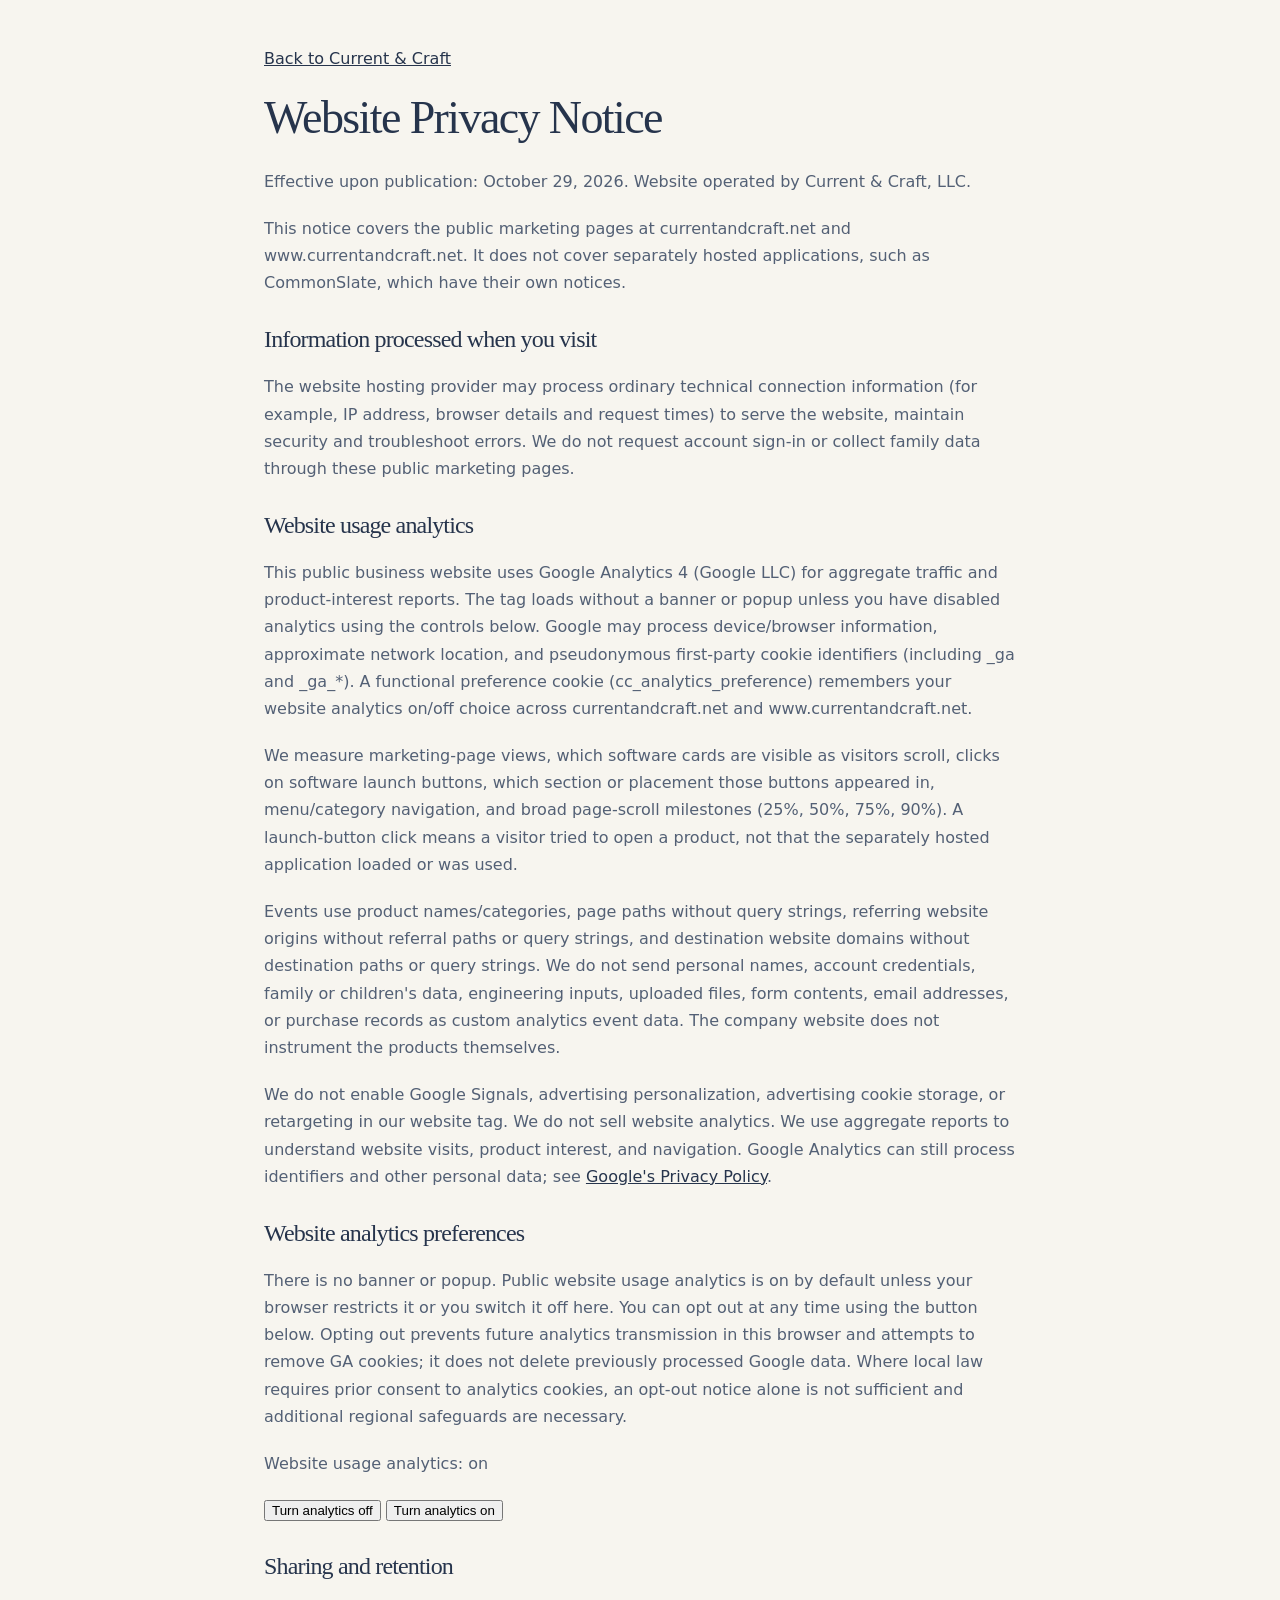
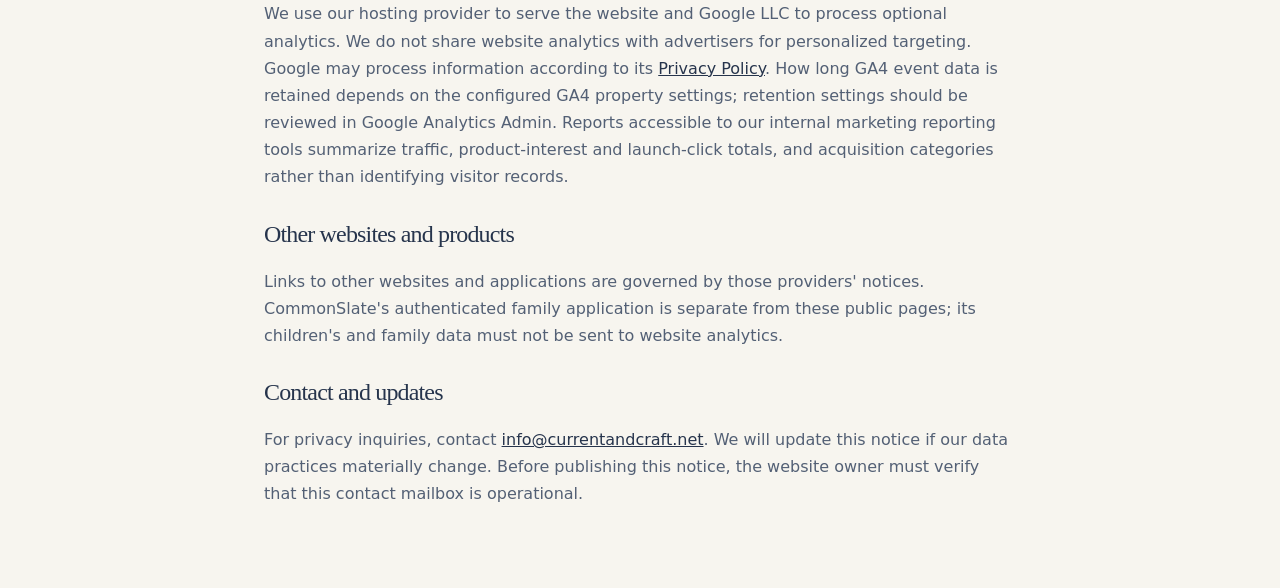
<file: privacy.html>
<!doctype html>
<html lang="en"><head><meta charset="utf-8"><meta name="viewport" content="width=device-width,initial-scale=1">
<title>Current &amp; Craft — Website Privacy Notice</title>
<link rel="canonical" href="https://currentandcraft.net/privacy.html">
<link rel="stylesheet" href="assets/styles.css">
<link rel="icon" type="image/svg+xml" href="assets/favicon.svg">
<style>main{max-width:800px;margin:45px auto 80px;padding:0 24px}main h1{font-size:clamp(30px,4vw,46px)}main h2{font-size:24px;margin-top:30px}main p,main li{line-height:1.7}main li{margin-bottom:8px}main a{color:#26344c;text-decoration:underline}</style></head>
<body data-page="privacy"><main>
<p><a href="index.html">Back to Current &amp; Craft</a></p>
<h1>Website Privacy Notice</h1>
<p>Effective upon publication: October 29, 2026. Website operated by Current &amp; Craft, LLC.</p>
<p>This notice covers the public marketing pages at currentandcraft.net and www.currentandcraft.net.
It does not cover separately hosted applications, such as CommonSlate, which have their own notices.</p>
<h2>Information processed when you visit</h2>
<p>The website hosting provider may process ordinary technical connection information (for example,
IP address, browser details and request times) to serve the website, maintain security and troubleshoot errors.
We do not request account sign-in or collect family data through these public marketing pages.</p>
<h2>Website usage analytics</h2>
<p>This public business website uses Google Analytics 4 (Google LLC) for aggregate traffic and
product-interest reports. The tag loads without a banner or popup unless you have disabled
analytics using the controls below. Google may process device/browser information, approximate
network location, and pseudonymous first-party cookie identifiers (including _ga and _ga_*).
A functional preference cookie (cc_analytics_preference) remembers your website analytics
on/off choice across currentandcraft.net and www.currentandcraft.net.</p>
<p>We measure marketing-page views, which software cards are visible as visitors scroll,
clicks on software launch buttons, which section or placement those buttons appeared in,
menu/category navigation, and broad page-scroll milestones (25%, 50%, 75%, 90%).
A launch-button click means a visitor tried to open a product, not that the
separately hosted application loaded or was used.</p>
<p>Events use product names/categories, page paths without query strings, referring website
origins without referral paths or query strings, and destination website domains without
destination paths or query strings. We do not send personal names, account credentials,
family or children's data, engineering inputs, uploaded files, form contents, email addresses,
or purchase records as custom analytics event data. The company website does not
instrument the products themselves.</p>
<p>We do not enable Google Signals, advertising personalization, advertising cookie storage,
or retargeting in our website tag. We do not sell website analytics. We use aggregate reports
to understand website visits, product interest, and navigation. Google Analytics can still
process identifiers and other personal data; see
<a href="https://policies.google.com/privacy">Google's Privacy Policy</a>.</p>
<h2 id="analytics-controls">Website analytics preferences</h2>
<p>There is no banner or popup. Public website usage analytics is on by default unless
your browser restricts it or you switch it off here. You can opt out at any time using
the button below. Opting out prevents future analytics transmission in this browser
and attempts to remove GA cookies; it does not delete previously processed Google data.
Where local law requires prior consent to analytics cookies, an opt-out notice alone
is not sufficient and additional regional safeguards are necessary.</p>
<div role="group" aria-label="Website traffic analytics preference">
<p id="cc-analytics-status" role="status">Website usage analytics: on</p>
<button type="button" id="cc-analytics-reject">Turn analytics off</button>
<button type="button" id="cc-analytics-accept">Turn analytics on</button>
</div>
<h2>Sharing and retention</h2>
<p>We use our hosting provider to serve the website and Google LLC to process optional analytics.
We do not share website analytics with advertisers for personalized targeting. Google may process
information according to its <a href="https://policies.google.com/privacy">Privacy Policy</a>.
How long GA4 event data is retained depends on the configured GA4 property settings; retention settings
should be reviewed in Google Analytics Admin. Reports accessible to our internal marketing reporting tools summarize traffic, product-interest
and launch-click totals, and acquisition categories rather than identifying visitor records.</p>
<h2>Other websites and products</h2>
<p>Links to other websites and applications are governed by those providers' notices. CommonSlate's
authenticated family application is separate from these public pages; its children's and family data
must not be sent to website analytics.</p>
<h2>Contact and updates</h2>
<p>For privacy inquiries, contact <a href="mailto:info@currentandcraft.net">info@currentandcraft.net</a>.
We will update this notice if our data practices materially change. Before publishing this notice,
the website owner must verify that this contact mailbox is operational.</p>
<script src="assets/analytics.js" defer></script>
</main></body></html>
</file>
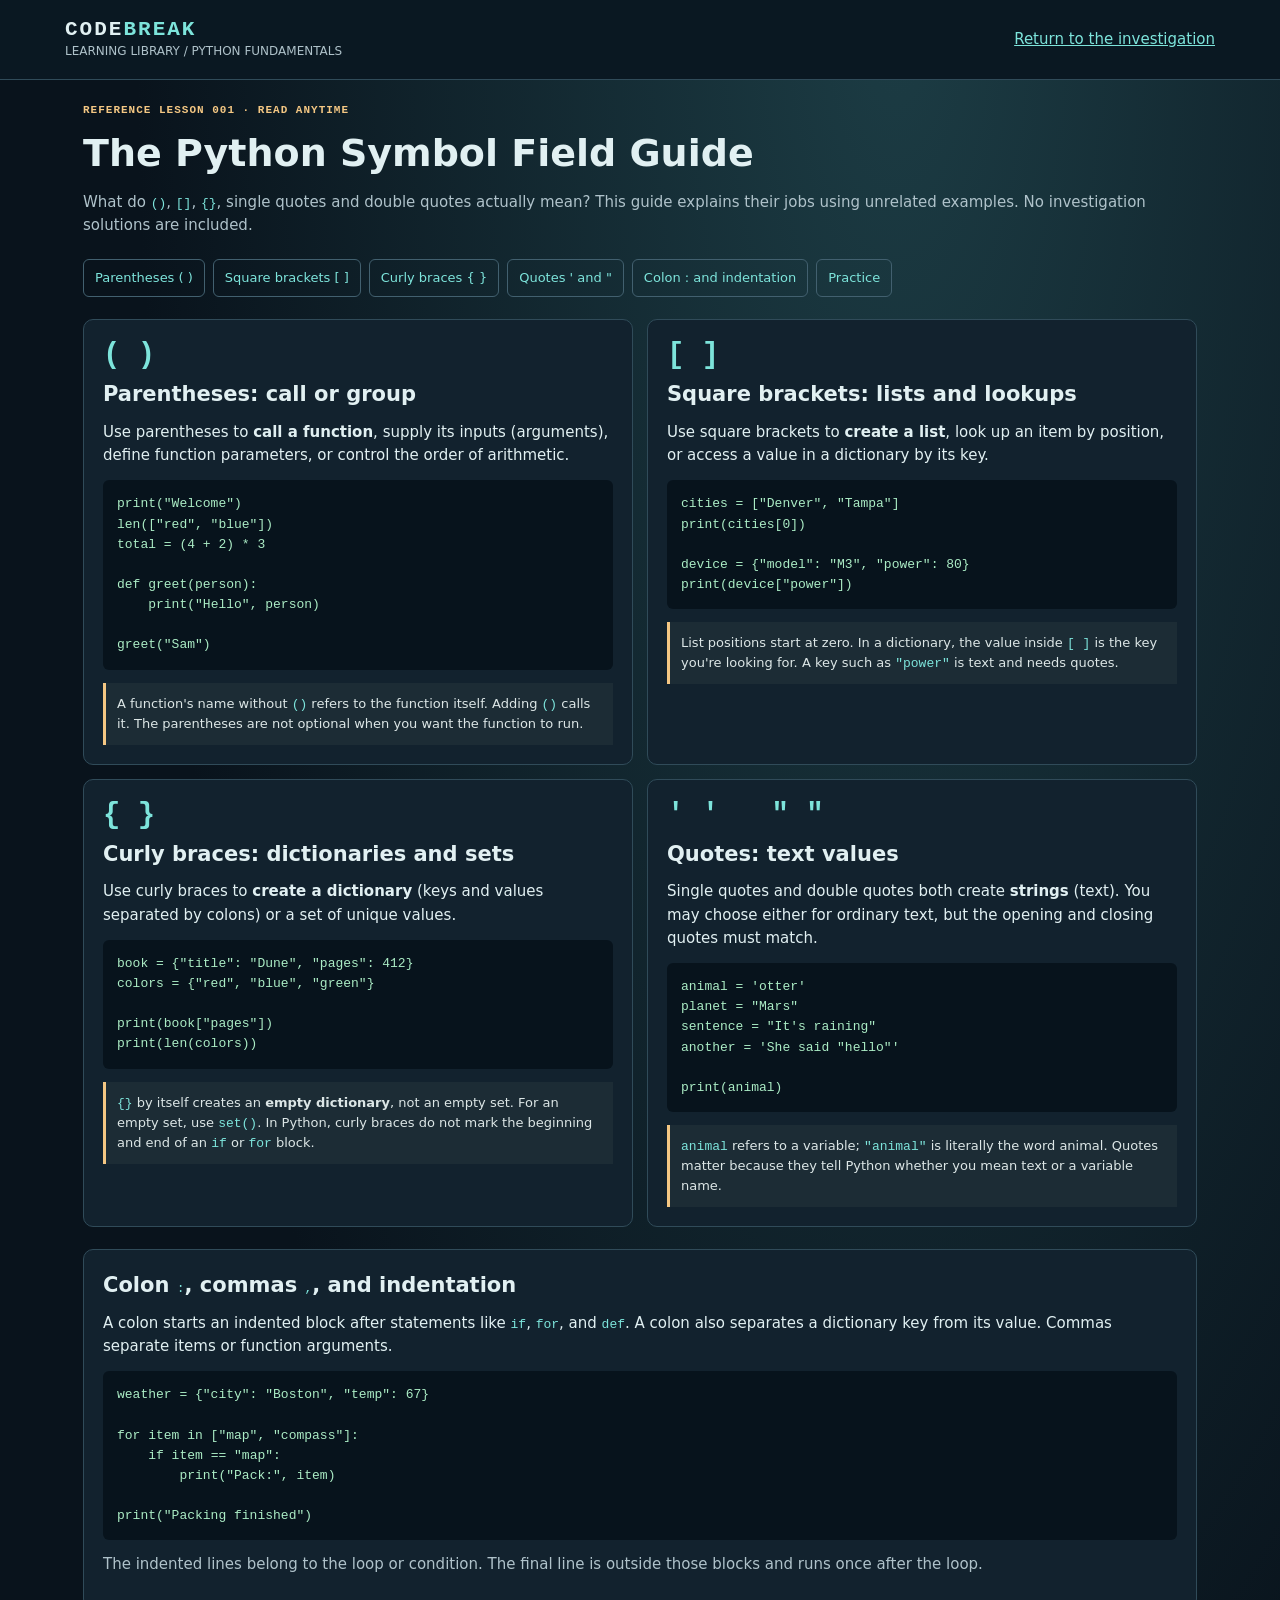
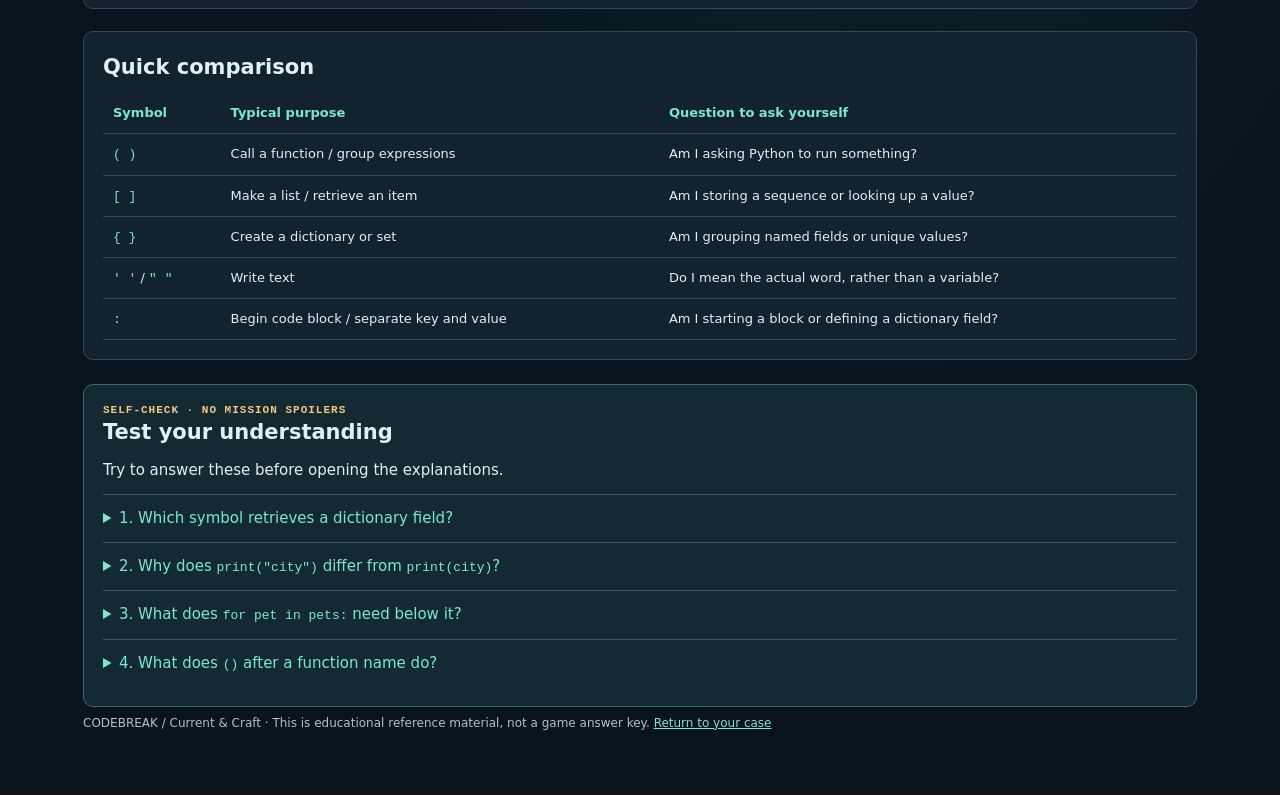
<file: codebreak/syntax-guide.html>
<!doctype html>
<html lang="en"><head><meta charset="utf-8"><meta name="viewport" content="width=device-width, initial-scale=1">
<title>Python Symbol Field Guide | CODEBREAK</title>
<meta name="description" content="Learn when and why Python uses parentheses, square brackets, curly braces, single quotes and double quotes.">
<style>
:root{color-scheme:dark;--bg:#09131c;--panel:#12222e;--edge:#304b59;--ink:#e1f0f2;--muted:#afc2ca;--accent:#7de4db;--gold:#f4c783}
*{box-sizing:border-box}body{margin:0;background:radial-gradient(ellipse at 70% 0,#1c3c44,var(--bg) 60%);color:var(--ink);font:15px/1.55 system-ui,Segoe UI,Arial}
header{display:flex;gap:12px;justify-content:space-between;flex-wrap:wrap;align-items:center;padding:18px max(20px,calc((100vw - 1150px)/2));background:#0a1822;border-bottom:1px solid var(--edge)}
a{color:var(--accent)}.brand{font:800 21px Consolas,monospace;letter-spacing:2px}.brand b{color:var(--accent)}main{max-width:1150px;margin:auto;padding:24px 18px 45px}
h1{font-size:clamp(26px,3vw,38px);margin:8px 0}h2{font-size:21px;margin:0 0 10px}h3{font-size:16px;margin:0 0 8px}
p{margin:7px 0 12px}.muted{color:var(--muted)}.eyebrow{font:700 11px Consolas,monospace;color:var(--gold);letter-spacing:1px}
nav{display:flex;gap:8px;flex-wrap:wrap;margin:22px 0}nav a{padding:8px 11px;border:1px solid #42606f;border-radius:6px;text-decoration:none;font-size:13px}
.grid{display:grid;grid-template-columns:repeat(2,minmax(0,1fr));gap:14px}.card{border:1px solid var(--edge);border-radius:10px;background:var(--panel);padding:19px;scroll-margin-top:18px}
.symbol{display:inline-block;font:800 29px Consolas,monospace;color:var(--accent);margin-bottom:6px}
pre{background:#07131c;padding:14px;color:#abecc5;border-radius:6px;white-space:pre-wrap;overflow-wrap:anywhere;font:13px/1.55 Consolas,monospace}
code{font:13px Consolas,monospace;color:var(--accent)}.tip{padding:11px;border-left:3px solid var(--gold);background:#1c2c35;margin-top:10px;color:#dce6e6;font-size:13px}
table{width:100%;border-collapse:collapse;font-size:13px}td,th{padding:10px;border-bottom:1px solid var(--edge);text-align:left;vertical-align:top}th{color:var(--accent)}
section{margin-top:22px}.example{margin-top:9px}.practice{border:1px solid #376a70;border-radius:10px;padding:19px;background:#132a33;margin-top:24px}.practice details{border-top:1px solid #3b5963;padding:12px 0}summary{cursor:pointer;color:var(--accent)}.fine{font-size:12px;color:var(--muted)}
@media(max-width:700px){.grid{grid-template-columns:1fr}main{padding:16px 12px}header{padding:14px}}
</style></head><body>
<header><div><span class="brand">CODE<b>BREAK</b></span><div class="fine">LEARNING LIBRARY / PYTHON FUNDAMENTALS</div></div><a href="./">Return to the investigation</a></header>
<main>
<div class="eyebrow">REFERENCE LESSON 001 · READ ANYTIME</div><h1>The Python Symbol Field Guide</h1>
<p class="muted">What do <code>()</code>, <code>[]</code>, <code>{}</code>, single quotes and double quotes actually mean? This guide explains their jobs using unrelated examples. No investigation solutions are included.</p>
<nav aria-label="Jump to Python symbols"><a href="#parentheses">Parentheses ( )</a><a href="#square">Square brackets [ ]</a><a href="#curly">Curly braces { }</a><a href="#quotes">Quotes ' and "</a><a href="#colon">Colon : and indentation</a><a href="#practice">Practice</a></nav>
<div class="grid">
<article class="card" id="parentheses"><div class="symbol">( )</div><h2>Parentheses: call or group</h2>
<p>Use parentheses to <strong>call a function</strong>, supply its inputs (arguments), define function parameters, or control the order of arithmetic.</p>
<pre>print("Welcome")
len(["red", "blue"])
total = (4 + 2) * 3

def greet(person):
    print("Hello", person)

greet("Sam")</pre>
<div class="tip">A function's name without <code>()</code> refers to the function itself. Adding <code>()</code> calls it. The parentheses are not optional when you want the function to run.</div></article>
<article class="card" id="square"><div class="symbol">[ ]</div><h2>Square brackets: lists and lookups</h2>
<p>Use square brackets to <strong>create a list</strong>, look up an item by position, or access a value in a dictionary by its key.</p>
<pre>cities = ["Denver", "Tampa"]
print(cities[0])

device = {"model": "M3", "power": 80}
print(device["power"])</pre>
<div class="tip">List positions start at zero. In a dictionary, the value inside <code>[ ]</code> is the key you're looking for. A key such as <code>"power"</code> is text and needs quotes.</div></article>
<article class="card" id="curly"><div class="symbol">{ }</div><h2>Curly braces: dictionaries and sets</h2>
<p>Use curly braces to <strong>create a dictionary</strong> (keys and values separated by colons) or a set of unique values.</p>
<pre>book = {"title": "Dune", "pages": 412}
colors = {"red", "blue", "green"}

print(book["pages"])
print(len(colors))</pre>
<div class="tip"><code>{}</code> by itself creates an <strong>empty dictionary</strong>, not an empty set. For an empty set, use <code>set()</code>. In Python, curly braces do not mark the beginning and end of an <code>if</code> or <code>for</code> block.</div></article>
<article class="card" id="quotes"><div class="symbol">' ' &nbsp; " "</div><h2>Quotes: text values</h2>
<p>Single quotes and double quotes both create <strong>strings</strong> (text). You may choose either for ordinary text, but the opening and closing quotes must match.</p>
<pre>animal = 'otter'
planet = "Mars"
sentence = "It's raining"
another = 'She said "hello"'

print(animal)</pre>
<div class="tip"><code>animal</code> refers to a variable; <code>"animal"</code> is literally the word animal. Quotes matter because they tell Python whether you mean text or a variable name.</div></article>
</div>
<section class="card" id="colon"><h2>Colon <code>:</code>, commas <code>,</code>, and indentation</h2>
<p>A colon starts an indented block after statements like <code>if</code>, <code>for</code>, and <code>def</code>. A colon also separates a dictionary key from its value. Commas separate items or function arguments.</p>
<pre>weather = {"city": "Boston", "temp": 67}

for item in ["map", "compass"]:
    if item == "map":
        print("Pack:", item)

print("Packing finished")</pre>
<p class="muted">The indented lines belong to the loop or condition. The final line is outside those blocks and runs once after the loop.</p></section>
<section class="card"><h2>Quick comparison</h2><table><thead><tr><th>Symbol</th><th>Typical purpose</th><th>Question to ask yourself</th></tr></thead><tbody>
<tr><td><code>( )</code></td><td>Call a function / group expressions</td><td>Am I asking Python to run something?</td></tr>
<tr><td><code>[ ]</code></td><td>Make a list / retrieve an item</td><td>Am I storing a sequence or looking up a value?</td></tr>
<tr><td><code>{ }</code></td><td>Create a dictionary or set</td><td>Am I grouping named fields or unique values?</td></tr>
<tr><td><code>' '</code> / <code>" "</code></td><td>Write text</td><td>Do I mean the actual word, rather than a variable?</td></tr>
<tr><td><code>:</code></td><td>Begin code block / separate key and value</td><td>Am I starting a block or defining a dictionary field?</td></tr>
</tbody></table></section>
<section class="practice" id="practice"><div class="eyebrow">SELF-CHECK · NO MISSION SPOILERS</div><h2>Test your understanding</h2>
<p>Try to answer these before opening the explanations.</p>
<details><summary>1. Which symbol retrieves a dictionary field?</summary><p>Square brackets: <code>settings["volume"]</code>. The braces create the dictionary; the square brackets retrieve a value.</p></details>
<details><summary>2. Why does <code>print("city")</code> differ from <code>print(city)</code>?</summary><p>The quoted form prints the text <code>city</code>. The unquoted form refers to a variable named <code>city</code>, which must have been defined.</p></details>
<details><summary>3. What does <code>for pet in pets:</code> need below it?</summary><p>At least one indented statement forming the loop body. The colon opens the block.</p></details>
<details><summary>4. What does <code>()</code> after a function name do?</summary><p>It calls that function, optionally passing arguments between the parentheses.</p></details>
</section>
<p class="fine">CODEBREAK / Current & Craft · This is educational reference material, not a game answer key. <a href="./">Return to your case</a></p>
</main></body></html>
</file>
<file: assets/styles.css>
*{box-sizing:border-box}body{margin:0;background:#F7F5EF;color:#26344C;font:16px/1.65 system-ui,sans-serif}a{color:inherit}img{max-width:100%;display:block}button,a{-webkit-tap-highlight-color:transparent}a:focus-visible,button:focus-visible{outline:3px solid #B69A62;outline-offset:5px}.wrap{max-width:1200px;margin:auto;padding:0 32px}.review{background:#26344C;color:#f7f5ef;text-align:center;font-size:13px;padding:9px 20px}.review b{color:#D5BD87}header{display:flex;align-items:center;justify-content:space-between;gap:24px;padding:26px 0;border-bottom:1px solid #d8d5ce}.logo{width:295px}nav{display:flex;gap:24px}nav a{text-decoration:none;font-size:14px;font-weight:650;padding:8px 0;border-bottom:2px solid transparent}nav a[aria-current=page]{border-color:#B69A62}h1,h2,h3{font-family:Georgia,serif;font-weight:400;line-height:1.12;letter-spacing:-.035em}h1{font-size:clamp(44px,6vw,78px);margin:18px 0 24px}h2{font-size:38px;margin:0 0 20px}h3{font-size:32px;margin:12px 0 18px}p{margin:0 0 20px;color:#536075}.eyebrow{font-size:12px;letter-spacing:.16em;text-transform:uppercase;font-weight:750;color:#806A3D}.hero{display:grid;grid-template-columns:1.2fr .8fr;align-items:center;gap:64px;padding:80px 0}.hero p{font-size:19px;max-width:620px}.hero em{color:#806A3D;font-style:normal}.seal{background:#ede9df;min-height:350px;padding:50px;display:flex;flex-direction:column;align-items:center;justify-content:center;gap:26px;border-radius:3px}.seal img{height:200px}.seal span{font-size:12px;letter-spacing:.13em}.button{display:inline-block;text-decoration:none;background:#26344C;color:#fff;padding:12px 22px;border-radius:5px;font-size:14px;font-weight:700}.button:hover{background:#40516c}.categories{display:grid;grid-template-columns:1fr 1fr;gap:24px;padding-bottom:80px}.category{position:relative;overflow:hidden;border-radius:4px;background:#26344C;color:white;text-decoration:none}.category img{width:100%;height:270px;object-fit:cover}.category .copy{padding:30px}.category p{color:#d2d7e1}.category .eyebrow{color:#d5bd87}.category h2{font-size:35px}.category strong{font-size:14px;color:#d5bd87}.about{display:grid;grid-template-columns:1fr 1.3fr;gap:70px;padding:60px 0;border-top:1px solid #d8d5ce}.about p{font-size:18px}.principles{display:grid;grid-template-columns:repeat(3,1fr);gap:30px;padding:25px 0 70px}.principles h3{font-family:inherit;font-size:18px;font-weight:650;letter-spacing:0}.principles .num{color:#806A3D;font-family:Georgia,serif;font-size:28px}.pagehead{padding:65px 0 45px;max-width:850px}.pagehead h1{font-size:60px}.pagehead p{font-size:19px}.product{display:grid;grid-template-columns:1fr 1fr;gap:50px;align-items:center;padding:45px 0;border-top:1px solid #d8d5ce}.product img{width:100%;max-height:430px;object-fit:contain;background:#eeeae1;border-radius:5px}.product .visual{margin:0}.product figcaption{font-size:12px;color:#536075;margin-top:9px}.product ul{padding-left:20px;color:#536075;margin:0 0 25px}.pill{display:inline-block;font-size:12px;color:#806A3D;border:1px solid #c8ba9a;padding:4px 10px;border-radius:30px;margin-bottom:8px}.license{padding:24px 28px;border-left:4px solid #b69a62;background:#eeeae1;margin:0 0 25px}.license p{margin:0}.license a{font-weight:650}.load{font-size:13px;margin:12px 0 0}.compact{grid-template-columns:1.3fr .7fr}.compact aside{background:#26344C;color:#d5bd87;padding:36px;border-radius:5px}.compact aside p{color:#e1e4eb}.contact{background:#eeeae1;padding:35px;margin:55px 0}.contact h2{font-size:28px}.contact p{margin:0}.contact .pending{font-size:14px;color:#806a3d;margin-top:8px}footer{display:flex;justify-content:space-between;gap:20px;border-top:1px solid #d8d5ce;padding:25px 0 40px;font-size:13px;color:#536075}footer strong{font-weight:500;color:#26344C}[hidden]{display:none!important}@media(max-width:780px){.wrap{padding:0 22px}header{flex-direction:column;align-items:flex-start;gap:10px}.logo{width:250px}nav{gap:18px;flex-wrap:wrap}nav a{font-size:13px}.hero{grid-template-columns:1fr;padding:45px 0;gap:30px}.hero .seal{min-height:220px;padding:28px}.seal img{height:130px}.categories,.about,.product,.principles{grid-template-columns:1fr;gap:24px}.categories{padding-bottom:45px}.category img{height:220px}.about{padding:40px 0}.product{padding:35px 0}.product .visual{order:2}.pagehead{padding:40px 0 25px}.pagehead h1{font-size:43px}.contact{padding:25px}footer{flex-direction:column;gap:7px}}.flagship{display:grid;grid-template-columns:1fr 1.1fr;gap:45px;align-items:center;background:#e9eef1;padding:40px;margin:0 0 65px;border-radius:5px}.flagship figure{margin:0}.flagship img{width:100%;border-radius:5px}.flagship figcaption{font-size:12px;color:#536075;margin-top:8px}.flagship h2{font-size:44px}.flagship .pill{margin-bottom:20px}.founder{display:grid;grid-template-columns:1fr 1.3fr;gap:70px;padding:55px 0;border-top:1px solid #d8d5ce}.founder p{font-size:18px}@media(max-width:780px){.flagship,.founder{grid-template-columns:1fr;gap:25px}.flagship{padding:25px}.flagship h2{font-size:36px}}
</file>
<file: employee/portal.css>
:root{color-scheme:light;font-family:system-ui,-apple-system,"Segoe UI",sans-serif;color:#26344c;background:#f7f5ef}
*{box-sizing:border-box}body{margin:0;min-height:100vh}.portal-shell{max-width:1080px;margin:auto;min-height:100vh;padding:0 24px;display:flex;flex-direction:column}
header{display:flex;align-items:center;justify-content:space-between;gap:20px;border-bottom:1px solid #d8d5ce;padding:22px 0}
header img{display:block;max-width:56vw;height:auto}.back{font-size:14px;color:#536075}a:focus-visible,button:focus-visible{outline:3px solid #b69a62;outline-offset:4px}
main{flex:1;display:grid;place-items:center;padding:50px 0}.portal-card{background:#fff;box-shadow:0 12px 45px #26344c0c;border:1px solid #ded9cf;border-radius:10px;padding:clamp(26px,6vw,52px);width:min(100%,590px)}
.eyebrow{letter-spacing:.14em;text-transform:uppercase;font-size:11px;font-weight:800;color:#806a3d;margin:0 0 12px}
h1{font:normal clamp(31px,5vw,48px)/1.1 Georgia,serif;letter-spacing:-.04em;margin:0 0 19px}
p{font-size:15px;line-height:1.7;color:#536075;margin:0 0 20px}
#status{border-left:3px solid #b69a62;background:#f7f5ef;padding:14px 16px;min-height:52px;font-size:14px;line-height:1.5;margin-bottom:20px}
.actions{display:flex;gap:12px;flex-wrap:wrap;align-items:center}.actions>*{min-height:44px;padding:11px 20px;border-radius:5px;font:650 14px system-ui,sans-serif;cursor:pointer}
.actions .button,.actions button:not(.secondary){background:#26344c;color:white;border:1px solid #26344c;text-decoration:none}
.actions .secondary{background:#fff;color:#26344c;border:1px solid #bec5ca}
button:disabled{opacity:.5;cursor:not-allowed}.note{font-size:12px;margin:24px 0 0}
footer{padding:22px 0 38px;border-top:1px solid #d8d5ce;color:#536075;font-size:12px}
[hidden]{display:none!important}@media(max-width:600px){header{align-items:flex-start;flex-direction:column}main{padding:34px 0}}
</file>
<file: employee/hub/assets/index-CSEy2qnS.css>
.data-panel{border:1px solid var(--border,#344155);color:var(--text,#eef2f9);background:var(--panel,#111d2f);border-radius:14px;margin:18px 0;padding:20px}.data-panel *{box-sizing:border-box}.data-heading{flex-wrap:wrap;justify-content:space-between;align-items:flex-start;gap:16px;display:flex}.data-heading h2{margin:4px 0 6px;font-size:23px}.data-heading p,.data-source,.data-panel small{color:var(--muted,#a9b7ca);font-size:12px}.data-eyebrow{letter-spacing:.13em;text-transform:uppercase;color:#63c6ba;font-size:11px}.data-provisional{border:1px solid var(--border,#344155);border-radius:20px;padding:5px 10px;font-size:12px}.data-controls{flex-wrap:wrap;align-items:end;gap:12px;margin:16px 0;display:flex}.data-controls label{gap:6px;font-size:12px;font-weight:600;display:grid}.data-controls input{color:inherit;max-width:100%;font:inherit}.data-controls button{color:inherit;border:1px solid var(--border,#344155);cursor:pointer;background:0 0;border-radius:7px;padding:10px}.data-controls button:disabled{opacity:.5;cursor:default}.data-empty{border:1px dashed var(--border,#344155);color:var(--muted,#a9b7ca);border-radius:10px;padding:18px}.data-empty p{margin:6px 0 0}.data-error{color:#f5a2a2}.data-warning{background:#d79a4517;border-left:3px solid #d79a45;padding:12px}.data-metrics{grid-template-columns:repeat(4,minmax(0,1fr));gap:10px;margin:16px 0;display:grid}.data-metric{background:var(--card,#172637);border:1px solid var(--border,#344155);border-radius:9px;gap:5px;min-width:0;padding:14px;display:grid}.data-metric>span{color:var(--muted,#a9b7ca);font-size:12px}.data-metric strong{font-variant-numeric:tabular-nums;overflow-wrap:anywhere;font-size:clamp(18px,2vw,26px)}.data-columns{grid-template-columns:3fr 2fr;gap:12px;margin:14px 0;display:grid}.data-surface{background:var(--card,#172637);border:1px solid var(--border,#344155);border-radius:10px;min-width:0;margin:10px 0;padding:16px}.data-surface h3{margin:0 0 12px;font-size:16px}.data-product{border-top:1px solid var(--border,#344155);padding:12px 0}.data-product>div:first-child{flex-wrap:wrap;justify-content:space-between;gap:8px;display:flex}.data-product span{color:var(--muted,#a9b7ca);font-size:12px}.data-track{background:#88a0be33;border-radius:6px;height:6px;margin-top:9px;overflow:hidden}.data-track>div{background:#43adad;height:100%}.data-aging>div{border-bottom:1px solid var(--border,#344155);justify-content:space-between;gap:10px;padding:7px 0;display:flex}.data-coverage{color:var(--muted,#a9b7ca);margin:8px 0;font-size:12px}.data-table{overflow-x:auto}.data-table table{border-collapse:collapse;text-align:left;width:100%;font-size:13px}.data-table th,.data-table td{border-bottom:1px solid var(--border,#344155);padding:9px}.data-panel :focus-visible{outline-offset:2px;outline:3px solid #63c6ba}@media (width<=950px){.data-metrics{grid-template-columns:repeat(2,minmax(0,1fr))}.data-columns{grid-template-columns:1fr}}@media (width<=520px){.data-metrics{grid-template-columns:1fr}.data-panel{padding:14px}}.dataa-root{border:1px solid var(--border,#334155);background:var(--panel,#111d2f);color:var(--text,#e9eef7);border-radius:14px;margin:18px 0;padding:18px}.dataa-title{flex-wrap:wrap;justify-content:space-between;align-items:start;gap:12px;display:flex}.dataa-title h2{margin:6px 0 10px;font-size:20px;line-height:1.35}.dataa-caption,.dataa-tag{color:var(--muted,#a7b4c9);font-size:12px}.dataa-tag{border:1px solid var(--border,#334155);border-radius:30px;padding:5px 10px}.dataa-kpis{grid-template-columns:repeat(4,minmax(0,1fr));gap:10px;margin:16px 0;display:grid}.dataa-kpis>div{border:1px solid var(--border,#334155);background:var(--card,#172637);border-radius:9px;gap:6px;padding:13px;display:grid}.dataa-kpis span,.dataa-row span{color:var(--muted,#a7b4c9);font-size:12px}.dataa-kpis strong{overflow-wrap:anywhere;font-variant-numeric:tabular-nums;font-size:clamp(17px,2vw,25px)}.dataa-chart,.dataa-grid>section{border:1px solid var(--border,#334155);background:var(--card,#172637);border-radius:10px;min-width:0;padding:16px}.dataa-chart h3,.dataa-grid h3{margin:0 0 12px;font-size:16px}.dataa-legend{color:var(--muted,#a7b4c9);flex-wrap:wrap;gap:16px;font-size:12px;display:flex}.dataa-legend i{vertical-align:middle;border-radius:2px;width:11px;height:11px;margin-right:5px;display:inline-block}.dataa-income{background:#37b4ae}.dataa-expense{background:#cf9a5a}.dataa-bars{border-bottom:1px solid var(--border,#334155);justify-content:space-between;gap:5px;height:172px;margin:10px 0 24px;padding-top:12px;display:flex;overflow-x:auto}.dataa-month{min-width:24px;max-width:64px;color:var(--muted,#a7b4c9);flex:1;grid-template-rows:minmax(0,1fr) 20px;place-items:end center;font-size:11px;display:grid}.dataa-tracks{justify-content:center;align-items:end;gap:2px;width:100%;height:135px;display:flex}.dataa-bar{border-radius:3px 3px 0 0;width:38%;max-width:16px;min-height:0}.dataa-grid{grid-template-columns:1fr 1fr;gap:12px;margin:14px 0;display:grid}.dataa-row{border-bottom:1px solid var(--border,#334155);overflow-wrap:anywhere;flex-wrap:wrap;justify-content:space-between;gap:6px;padding:10px 0;display:flex}.dataa-warning{color:var(--muted,#a7b4c9);background:#bd884414;border-left:3px solid #bd8844;padding:10px;font-size:12px}.dataa-empty{border:1px dashed var(--border,#334155);color:var(--muted,#a7b4c9);border-radius:8px;padding:12px}@media (width<=940px){.dataa-kpis{grid-template-columns:repeat(2,1fr)}.dataa-grid{grid-template-columns:1fr}}@media (width<=520px){.dataa-kpis{grid-template-columns:1fr}.dataa-root{padding:12px}}.data7-root{border:1px solid var(--border,#334155);background:var(--panel,#111d2f);color:var(--text,#e9eef7);border-radius:14px;margin:18px 0;padding:18px}.data7-root *{box-sizing:border-box}.data7-head{flex-wrap:wrap;justify-content:space-between;align-items:start;gap:12px;display:flex}.data7-head h2{margin:5px 0 12px;font-size:20px;line-height:1.35}.data7-eyebrow{color:#6ec7c2;letter-spacing:.1em;text-transform:uppercase;font-size:11px}.data7-state{border:1px solid var(--border,#334155);color:var(--muted,#a7b4c9);border-radius:20px;padding:5px 10px;font-size:12px}.data7-tabs{border-bottom:1px solid var(--border,#334155);flex-wrap:wrap;gap:5px;margin-bottom:16px;padding-bottom:8px;display:flex}.data7-tabs button{color:var(--muted,#a7b4c9);cursor:pointer;font:inherit;background:0 0;border:0;border-radius:7px;padding:10px 13px;font-size:13px}.data7-tabs button[aria-pressed=true]{background:var(--card,#172637);color:var(--text,#fff);outline:1px solid var(--border,#334155);font-weight:700}.data7-tabs button:focus-visible{outline-offset:2px;outline:2px solid #60c3b8}.data7-meta,.data7-empty{color:var(--muted,#a7b4c9);font-size:12px}.data7-empty{border:1px dashed var(--border,#334155);border-radius:8px;padding:14px}.data7-alerts{grid-template-columns:repeat(2,minmax(0,1fr));gap:10px;display:grid}.data7-alert{border:1px solid var(--border,#334155);background:var(--card,#172637);border-radius:9px;min-width:0;padding:14px}.data7-alerthead{flex-wrap:wrap;justify-content:space-between;align-items:start;gap:9px;display:flex}.data7-alerthead strong{font-size:14px}.data7-alerthead span{color:var(--muted,#a7b4c9);border:1px solid var(--border,#334155);border-radius:6px;padding:4px 6px;font-size:11px}.data7-alert p{color:var(--muted,#a7b4c9);font-size:12px;line-height:1.5}.data7-kpis{grid-template-columns:repeat(4,minmax(0,1fr));gap:8px;margin:12px 0;display:grid}.data7-kpis>div{border:1px solid var(--border,#334155);background:var(--card,#172637);border-radius:9px;gap:7px;min-width:0;padding:13px;display:grid}.data7-kpis span,.data7-stat span{color:var(--muted,#a7b4c9);font-size:12px}.data7-kpis strong{font-variant-numeric:tabular-nums;overflow-wrap:anywhere;font-size:clamp(17px,2vw,24px)}.data7-costwrap{grid-template-columns:1fr 1fr;gap:12px;display:grid}.data7-costwrap>section{background:var(--card,#172637);border:1px solid var(--border,#334155);border-radius:9px;padding:14px}.data7-costwrap h3{margin:0 0 12px;font-size:15px}.data7-costrow{margin:12px 0}.data7-costrow>div:first-child{text-transform:capitalize;justify-content:space-between;gap:10px;font-size:12px;display:flex}.data7-costrow strong{font-variant-numeric:tabular-nums}.data7-track{background:#8b9ebe26;border-radius:7px;height:6px;margin-top:6px;overflow:hidden}.data7-track>div{background:#55b9b3;border-radius:7px;height:100%}.data7-stat{border-bottom:1px solid var(--border,#334155);justify-content:space-between;align-items:center;gap:12px;padding:8px 0;display:flex}.data7-stat strong{white-space:nowrap;font-size:13px}@media (width<=940px){.data7-alerts,.data7-costwrap{grid-template-columns:1fr}.data7-kpis{grid-template-columns:repeat(2,minmax(0,1fr))}}@media (width<=540px){.data7-root{padding:12px}.data7-kpis{grid-template-columns:1fr}}.data7-details{margin-top:12px}.data7-review-item{border-bottom:1px solid var(--border,#334155);overflow-wrap:anywhere;padding:10px 0}.data7-review-header{flex-wrap:wrap;justify-content:space-between;align-items:start;gap:10px;display:flex}.data7-review-header strong{text-transform:capitalize;font-size:13px}.data7-review-header span{color:var(--muted,#a7b4c9);font-size:11px}.data7-review-item p,.data7-review-item small{color:var(--muted,#a7b4c9);margin:5px 0;font-size:12px;line-height:1.45;display:block}.datam8-root{border:1px solid var(--border,#334155);background:var(--panel,#111d2f);color:var(--text,#e9eef7);border-radius:14px;margin:18px 0;padding:18px}.datam8-root *{box-sizing:border-box}.datam8-title{flex-wrap:wrap;justify-content:space-between;align-items:start;gap:12px;display:flex}.datam8-title h2{margin:6px 0 10px;font-size:20px}.datam8-eyebrow{letter-spacing:.1em;text-transform:uppercase;color:#7bc6c2;font-size:11px}.datam8-tag{border:1px solid var(--border,#334155);color:var(--muted,#a7b4c9);border-radius:20px;padding:5px 10px;font-size:12px}.datam8-muted,.datam8-empty,.datam8-warning{color:var(--muted,#a7b4c9);font-size:12px;line-height:1.5}.datam8-empty{border:1px dashed var(--border,#334155);border-radius:9px;padding:16px}.datam8-metrics{grid-template-columns:repeat(4,minmax(0,1fr));gap:9px;margin:14px 0;display:grid}.datam8-metrics>div{border:1px solid var(--border,#334155);background:var(--card,#172637);border-radius:9px;gap:7px;min-width:0;padding:13px;display:grid}.datam8-metrics span{color:var(--muted,#a7b4c9);font-size:12px}.datam8-metrics strong{font-variant-numeric:tabular-nums;font-size:22px}.datam8-columns{grid-template-columns:repeat(2,minmax(0,1fr));gap:12px;display:grid}.datam8-columns>section{border:1px solid var(--border,#334155);background:var(--card,#172637);border-radius:9px;min-width:0;padding:14px}.datam8-columns h3{margin:0 0 10px;font-size:15px}.datam8-row{border-bottom:1px solid var(--border,#334155);overflow-wrap:anywhere;align-items:baseline;gap:9px;padding:7px 0;font-size:12px;display:flex}.datam8-dot{background:#c3a06b;border-radius:50%;flex-shrink:0;width:7px;height:7px;display:inline-block}.datam8-warning{background:#bd884414;border-left:3px solid #bd8844;margin-top:12px;padding:10px 12px}.datam8-root code{font-variant-numeric:tabular-nums;font-size:12px}@media (width<=940px){.datam8-metrics{grid-template-columns:repeat(2,1fr)}.datam8-columns{grid-template-columns:1fr}}@media (width<=520px){.datam8-root{padding:12px}.datam8-metrics{grid-template-columns:1fr}}.dataint-root{border:1px solid var(--border,#334155);background:var(--panel,#111d2f);color:var(--text,#e9eef7);border-radius:14px;margin:16px 0;padding:18px}.dataint-root *{box-sizing:border-box}.dataint-title{flex-wrap:wrap;justify-content:space-between;align-items:start;gap:12px;display:flex}.dataint-title h2{margin:6px 0 12px;font-size:19px}.dataint-eyebrow{letter-spacing:.09em;text-transform:uppercase;color:#77c3ba;font-size:11px}.dataint-off{border:1px solid var(--border,#334155);color:var(--muted,#a7b4c9);border-radius:18px;padding:5px 10px;font-size:12px}.dataint-note,.dataint-empty,.dataint-warning{color:var(--muted,#a7b4c9);font-size:12px;line-height:1.5}.dataint-empty{border:1px dashed var(--border,#334155);border-radius:8px;padding:15px}.dataint-grid{grid-template-columns:repeat(2,minmax(0,1fr));gap:9px;margin:14px 0;display:grid}.dataint-stage{border:1px solid var(--border,#334155);background:var(--card,#172637);border-radius:10px;min-width:0;padding:12px}.dataint-stagehead{align-items:center;gap:8px;margin-bottom:5px;display:flex}.dataint-stagehead strong{font-size:13px}.dataint-stage>span{color:var(--muted,#a7b4c9);font-size:12px}.dataint-stage p{color:var(--muted,#a7b4c9);margin:7px 0 0;font-size:11px;line-height:1.45}.dataint-dot{border-radius:50%;flex-shrink:0;width:8px;height:8px;display:inline-block}.dataint-ready{background:#59b5a9}.dataint-unready{background:#a58a70}.dataint-stats{grid-template-columns:repeat(4,minmax(0,1fr));gap:9px;display:grid}.dataint-stat{border:1px solid var(--border,#334155);border-radius:8px;gap:5px;padding:12px;display:grid}.dataint-stat span{color:var(--muted,#a7b4c9);font-size:11px}.dataint-stat strong{font-variant-numeric:tabular-nums;font-size:22px}.dataint-warning{background:#c7a26a14;border-left:3px solid #c7a26a;margin-top:12px;padding:8px 10px}@media (width<=850px){.dataint-stats{grid-template-columns:repeat(2,minmax(0,1fr))}}@media (width<=600px){.dataint-root{padding:12px}.dataint-grid,.dataint-stats{grid-template-columns:1fr}}.jh-app{background:var(--bg);min-height:100vh;color:var(--text);grid-template-columns:240px minmax(0,1fr);display:grid}.jh-sidebar{background:var(--panel);border-right:1px solid var(--border);flex-direction:column;min-height:100vh;padding:24px 14px 16px;display:flex}.jh-brand{align-items:center;gap:12px;padding:2px 10px 28px;display:flex}.jh-brand strong{letter-spacing:-.45px;font-size:18px;display:block}.jh-brand small{color:var(--muted);font-size:11px;display:block}.jh-mark{color:#fff;background:#267a61;border-radius:12px;flex-shrink:0;place-items:center;width:40px;height:40px;font-size:24px;font-weight:750;display:grid}.jh-workspace{background:var(--card);border:1px solid var(--border);border-radius:10px;margin-bottom:26px;padding:12px}.jh-workspace small{color:var(--muted);letter-spacing:1.2px;margin-bottom:6px;font-size:10px;font-weight:700;display:block}.jh-workspace select{width:100%;color:var(--text);color-scheme:inherit;cursor:pointer;background:0 0;border:0;padding:4px 0;font-size:13px;font-weight:600}.jh-workspace select option{background-color:var(--card);color:var(--text)}.jh-workspace select:focus-visible{outline:2px solid var(--accent);outline-offset:3px}.jh-sidebar nav{gap:5px;display:grid}.jh-nav{width:100%;color:var(--muted);text-align:left;font:inherit;cursor:pointer;background:0 0;border:1px solid #0000;border-radius:9px;align-items:center;gap:12px;padding:12px 13px;font-weight:550;display:flex}.jh-nav:hover{background:var(--card);color:var(--text)}.jh-nav.active{background:color-mix(in srgb, var(--accent) 14%, var(--panel));border-color:color-mix(in srgb,var(--accent) 35%,var(--border));color:var(--text)}.jh-nav-icon{text-align:center;width:22px;color:var(--accent);font-size:18px}.jh-sidebar-bottom{border-top:1px solid var(--border);color:var(--muted);align-items:center;gap:8px;margin-top:auto;padding:18px 10px 0;font-size:11px;display:flex}.jh-pulse{background:#c59b4e;border-radius:50%;width:8px;height:8px}.jh-main{flex-direction:column;min-width:0;display:flex}.jh-topbar{border-bottom:1px solid var(--border);background:var(--panel);justify-content:space-between;align-items:center;gap:10px;height:72px;padding:0 32px;display:flex}.jh-breadcrumb{white-space:nowrap;font-weight:650}.jh-breadcrumb span{color:var(--muted);padding:0 9px}.jh-actions{flex-wrap:wrap;justify-content:flex-end;align-items:center;gap:10px;display:flex}.jh-body{flex:1;width:100%;max-width:1500px;margin:0 auto;padding:32px}.jh-heading{justify-content:space-between;align-items:center;gap:20px;margin:0 0 26px;display:flex}.jh-heading h1{letter-spacing:-.7px;margin:7px 0;font-size:29px;line-height:1.2}.jh-heading p{color:var(--muted);margin:0;font-size:14px}.jh-eyebrow{letter-spacing:1.6px;color:var(--accent);text-transform:uppercase;font-size:11px;font-weight:750}.jh-button{border:1px solid var(--border);background:var(--card);color:var(--text);cursor:pointer;font:inherit;white-space:nowrap;border-radius:8px;padding:9px 13px}.jh-button:hover:not(:disabled){border-color:var(--accent)}.jh-button:disabled{opacity:.5;cursor:default}.jh-primary{background:var(--accent);color:#fff}.jh-chip{border:1px solid var(--border);width:max-content;color:var(--muted);white-space:nowrap;border-radius:100px;align-items:center;gap:6px;padding:5px 10px;font-size:11px;line-height:1.3;display:inline-flex}.jh-chip-good{background:color-mix(in srgb, var(--accent) 12%, transparent);color:var(--accent)}.jh-chip-warn{color:#d4a75c;background:#cc9d4c1f;border-color:#cc9d4c59}.jh-muted{color:var(--muted)}.jh-notice{color:var(--text);background:#cc9d4c14;border:1px solid #cc9d4c47;border-radius:10px;margin-bottom:18px;padding:14px 16px;font-size:13px}.jh-error{color:var(--error)}.jh-error-box{border:1px solid var(--error);border-radius:10px;margin-bottom:18px;padding:14px}.jh-stat-grid{grid-template-columns:repeat(4,minmax(0,1fr));gap:14px;margin-bottom:18px;display:grid}.jh-stat{border:1px solid var(--border);background:var(--panel);border-radius:12px;flex-direction:column;gap:6px;min-height:138px;padding:20px;display:flex}.jh-stat span{font-size:12px;font-weight:600}.jh-stat strong{letter-spacing:-.6px;font-variant-numeric:tabular-nums;font-size:32px;line-height:1.15}.jh-stat small{color:var(--muted);font-size:11px}.jh-grid-2{grid-template-columns:1.15fr 1fr;gap:18px;display:grid}.jh-panel{background:var(--panel);border:1px solid var(--border);border-radius:12px;min-width:0;padding:22px}.jh-panel h2{letter-spacing:-.15px;margin-bottom:14px;font-size:16px}.jh-panel p{color:var(--muted);margin:8px 0 18px;line-height:1.55}.jh-panel-head{justify-content:space-between;align-items:center;gap:12px;margin-bottom:18px;display:flex}.jh-panel-head h2{margin:0}.jh-item{border-bottom:1px solid var(--border);justify-content:space-between;align-items:center;gap:12px;padding:14px 0;display:flex}.jh-item:last-child{border-bottom:0}.jh-item strong{font-size:13px;display:block}.jh-item small{color:var(--muted);margin-top:4px;display:block}.jh-detail-row{border-bottom:1px solid var(--border);justify-content:space-between;align-items:center;gap:12px;padding:14px 0;display:flex}.jh-detail-row span{color:var(--muted);font-size:13px}.jh-detail-row strong{font-size:13px}.jh-detail-row:last-child{border-bottom:0}.jh-empty{text-align:center;justify-items:center;max-width:500px;margin:0 auto;padding:45px 20px;display:grid}.jh-empty-art{color:var(--accent);margin-bottom:14px;font-size:34px}.jh-empty strong{font-size:15px}.jh-empty p{color:var(--muted);max-width:380px;margin:9px 0 0;font-size:13px;line-height:1.6}.jh-table-scroll{max-width:100%;overflow-x:auto}.jh-table{border-collapse:collapse;width:100%;font-size:13px}.jh-table th{color:var(--muted);text-align:left;letter-spacing:.25px;text-transform:uppercase;background:var(--card);font-size:11px;font-weight:600}.jh-table th,.jh-table td{border-bottom:1px solid var(--border);padding:13px 12px}.jh-table td strong{display:block}.jh-table td small{color:var(--muted);font-size:11px;display:block}.jh-agent-grid{grid-template-columns:repeat(3,minmax(0,1fr));gap:16px;display:grid}.jh-agent{justify-items:start;display:grid}.jh-agent-avatar{background:color-mix(in srgb,var(--accent) 15%,var(--panel));color:var(--accent);border-radius:10px;place-items:center;width:50px;height:50px;margin-bottom:12px;font-size:24px;font-weight:700;display:grid}.jh-agent p{margin:0 0 20px}.jh-security-line{border-bottom:1px solid var(--border);align-items:start;gap:12px;padding:13px 0;font-size:13px;display:flex}.jh-security-line span{color:var(--accent);font-weight:750}.jh-roadmap{gap:12px;display:grid}.jh-road-item{grid-template-columns:55px minmax(0,1fr) auto;align-items:center;gap:20px;display:grid}.jh-road-item h2{margin:0 0 6px}.jh-road-item p{margin:0;font-size:13px}.jh-phase{color:var(--accent);font-size:21px;font-weight:750}.jh-footer{color:var(--muted);border-top:1px solid var(--border);background:var(--panel);padding:18px 32px;font-size:11px}.jh-gate{place-items:center;min-height:100vh;padding:20px;display:grid}.jh-gate-card{background:var(--panel);border:1px solid var(--border);border-radius:14px;justify-items:start;gap:16px;width:min(460px,100%);padding:36px;display:grid}.jh-gate-card h1{font-size:26px}.jh-gate-card p{margin:0}@media (width<=1080px){.jh-stat-grid,.jh-agent-grid{grid-template-columns:repeat(2,minmax(0,1fr))}}@media (width<=780px){.jh-app{grid-template-columns:1fr}.jh-sidebar{min-height:0;padding:14px}.jh-brand{padding:0 0 12px}.jh-workspace{margin-bottom:10px}.jh-sidebar nav{display:flex;overflow-x:auto}.jh-nav{white-space:nowrap;width:auto;padding:9px}.jh-sidebar-bottom{display:none}.jh-topbar{height:auto;min-height:64px;padding:12px 18px}.jh-body{padding:24px 16px}.jh-grid-2{grid-template-columns:1fr}.jh-road-item{grid-template-columns:44px 1fr}.jh-road-item>.jh-chip{grid-column:2}}@media (width<=480px){.jh-stat-grid,.jh-agent-grid{grid-template-columns:1fr}.jh-topbar,.jh-heading{flex-direction:column;align-items:start}.jh-panel{padding:16px}}.jh-uid-group{background:var(--card);border:1px solid var(--border);border-radius:10px;gap:8px;width:100%;min-width:0;padding:14px;display:grid}.jh-uid-group small{color:var(--muted)}.jh-uid-group code{overflow-wrap:anywhere;-webkit-user-select:all;user-select:all;font-family:ui-monospace,SFMono-Regular,Consolas,monospace;font-size:13px}.jh-factory-head{align-items:center;gap:18px;margin-bottom:18px;display:flex}.jh-factory-head h2{margin:5px 0 4px}.jh-factory-head p{margin:0}.jh-factory-head>div:nth-child(2){flex:1}.jh-factory-mark{background:color-mix(in srgb,var(--accent) 16%,var(--card));height:60px;color:var(--accent);border-radius:14px;flex:0 0 60px;place-items:center;font-size:32px;display:grid}.jh-factory-grid{margin-bottom:22px}.jh-subtitle{margin:6px 0 14px;font-size:17px}@media (width<=780px){.jh-factory-head{flex-direction:column;align-items:flex-start}}.jh-review-list{gap:12px;margin-top:18px;display:grid}.jh-review{border:1px solid var(--border,#323942);background:#6e82a009;border-radius:10px;padding:18px}.jh-review .jh-panel-head{align-items:flex-start;gap:12px;margin-bottom:12px}.jh-review .jh-panel-head strong{display:block}.jh-review .jh-panel-head small{margin-top:5px;display:block}.jh-review p{margin:8px 0;line-height:1.55}.jh-review details{margin-top:12px}.jh-review summary{cursor:pointer}.jh-review-evidence{overflow-wrap:anywhere;margin:10px 0 0;font-size:.75rem;line-height:1.6;display:block}.jh-legacy-review{margin-top:24px}.jh-phone-navigation{display:none}@media (width<=780px){.jh-phone-navigation{color:var(--muted);gap:6px;font-size:13px;display:grid}.jh-phone-navigation select{width:100%;min-width:0;min-height:44px;font:inherit;background:var(--card);color:var(--text);border:1px solid var(--border);border-radius:8px;padding:10px;font-size:16px}.jh-sidebar nav{display:none}.jh-sidebar .jh-brand{padding-bottom:12px}.jh-workspace{min-width:0}.jh-topbar{flex-wrap:wrap;gap:12px;min-width:0}.jh-breadcrumb{white-space:normal;overflow-wrap:anywhere;min-width:0}.jh-body{padding:20px 12px}.jh-heading>div{min-width:0}.jh-heading p{overflow-wrap:anywhere}.jh-actions{justify-content:flex-start;gap:8px;max-width:100%}.jh-actions button,.jh-nav{min-height:44px}.jh-workspace select{min-height:44px;font-size:16px}.jh-phone-navigation :focus-visible{outline:3px solid var(--accent);outline-offset:3px}}.jh-build-priority{border-top:1px solid var(--border);overflow-wrap:anywhere;padding:16px 0}.jh-build-priority:first-of-type{border-top:0}.jh-build-priority .jh-panel-head{gap:12px;margin:0 0 8px}.jh-build-priority h3{margin:0;font-size:15px}.jh-build-priority p{margin:6px 0;line-height:1.55}.jh-build-priority a{margin-right:7px;display:inline-block}.jh-roadmap .jh-table td{vertical-align:top;min-width:140px;line-height:1.45}.jh-roadmap .jh-table td:first-child{min-width:180px}.jh-roadmap .jh-panel-head{flex-wrap:wrap}@media (width<=600px){.jh-roadmap .jh-panel{padding:16px}.jh-roadmap .jh-table{min-width:610px}}.e2-link{color:var(--accent,#65b7ff);text-align:left;cursor:pointer;text-underline-offset:3px;font:inherit;background:0 0;border:0;padding:0;text-decoration:underline}.e2-link:hover{filter:brightness(1.15)}.e2-link:focus-visible{outline-offset:4px;outline:2px solid}.e2-overlay{z-index:100;justify-content:flex-end;display:flex;position:fixed;inset:0}.e2-backdrop{-webkit-backdrop-filter:blur(3px);backdrop-filter:blur(3px);background:#020a16a6;position:absolute;inset:0}.e2-explorer{background:var(--bg,#101922);width:min(720px,96vw);height:100%;color:var(--text,#e6edf4);padding:28px 32px;position:relative;overflow:auto;box-shadow:-16px 0 80px #0006}.e2-explorer-head{justify-content:space-between;align-items:flex-start;gap:16px;display:flex}.e2-explorer h2{margin:10px 0;font-size:23px}.e2-workflow{color:var(--muted,#90a0b2);flex-wrap:wrap;gap:8px;padding:14px 0;font-size:11px;list-style:none;display:flex}.e2-workflow li+li:before{content:"â†’";margin-right:8px}.e2-workflow [aria-current]{color:var(--accent,#65b7ff);font-weight:700}.e2-section{border-top:1px solid var(--border,#293644);padding:22px 0}.e2-section h3{margin:0 0 16px}.e2-section li{margin:9px 0;line-height:1.5}.e2-id{overflow-wrap:anywhere;color:var(--muted,#90a0b2);font-size:11px;line-height:1.6;display:block}.e2-facts,.e2-measurements{grid-template-columns:repeat(2,minmax(0,1fr));gap:14px;display:grid}.e2-facts dt,.e2-measurements dt{color:var(--muted,#90a0b2);font-size:12px}.e2-facts dd,.e2-measurements dd{overflow-wrap:anywhere;margin:6px 0}.e2-measurements>div{border:1px solid var(--border,#293644);border-radius:10px;padding:14px}.e2-measurements dd{font-size:22px}.e2-measurements small{color:var(--muted,#90a0b2);font-size:11px}.e2-badges{flex-wrap:wrap;gap:8px;display:flex}.e2-timeline{border-left:2px solid var(--border,#293644);padding:0 0 0 15px;list-style:none}.e2-timeline li{padding:8px 0}.e2-comparison{background:var(--card,#192331);border-radius:10px;margin:12px 0;padding:15px}.e2-comparison>div{padding:8px 0}.e2-comparison span{font-size:12px;display:block}.e2-comparison i{background:#6e8fb1;border-radius:4px;min-width:0;height:7px;margin-top:5px;display:block}.e2-comparison>div+div i{background:#38b6a2}.e2-comparison p{font-size:12px}.e2-explorer select{width:100%;margin:8px 0}.e2-explorer label{font-size:13px;display:block}.e2-disabled-review{flex-wrap:wrap;gap:8px;display:flex}.e2-disabled-review button{opacity:.55;cursor:not-allowed}.e2-note{resize:vertical;width:100%;min-height:70px;color:inherit;border:1px solid var(--border,#293644);background:0 0;border-radius:8px;padding:12px}.e2-empty{border:1px dashed var(--border,#293644);border-radius:10px;padding:24px}.e2-preview-label{border:1px solid #d3a356;border-radius:8px;padding:12px}.e2-section p{line-height:1.6}@media (width<=600px){.e2-explorer{width:100%;padding:20px}.e2-facts,.e2-measurements{grid-template-columns:1fr}.e2-workflow{font-size:10px}}.e2-explorer select{color:var(--text);background:var(--card);border:1px solid var(--border);color-scheme:inherit;border-radius:6px;padding:8px}.e2-explorer select option{color:var(--text);background:var(--card)}.e3-workspace{min-width:0}.e3-filters{border:1px solid var(--border);background:var(--bg);border-radius:10px;grid-template-columns:repeat(auto-fit,minmax(180px,1fr));gap:14px;margin:22px 0;padding:18px;display:grid}.e3-field{min-width:0;color:var(--text);flex-direction:column;gap:7px;font-size:13px;display:flex}.e3-field input,.e3-field select{box-sizing:border-box;border:1px solid var(--border);background:var(--card);width:100%;min-width:0;color:var(--text);font:inherit;border-radius:7px;padding:10px}.e3-workspace :is(input,select,button,summary,a):focus-visible{outline:2px solid var(--accent);outline-offset:3px}.e3-workspace :disabled{opacity:.6;cursor:not-allowed}.e3-form-actions{flex-wrap:wrap;align-items:flex-end;gap:8px;display:flex}.e3-pages{color:var(--muted);flex-wrap:wrap;align-items:center;gap:12px;margin:18px 0;font-size:13px;display:flex}.e3-result-list,.e3-benchmarks{gap:14px;display:grid}.e3-result,.e3-benchmark,.e3-agent-card{border:1px solid var(--border);background:var(--card);border-radius:10px;min-width:0;padding:20px}.e3-result h3,.e3-benchmark h3,.e3-agent-card h3{margin:0;font-size:16px}.e3-result p{font-size:13px;line-height:1.7}.e3-result-count{margin:22px 0}.e3-definition{grid-template-columns:repeat(2,minmax(0,1fr));gap:0 24px;margin:18px 0;display:grid}.e3-definition>div{border-bottom:1px solid var(--border);min-width:0;padding:10px 0}.e3-definition dt{color:var(--muted);margin-bottom:5px;font-size:12px}.e3-definition dd{overflow-wrap:anywhere;margin:0;font-size:13px;line-height:1.6}.e3-reference,.e3-unknowns{border-left:3px solid var(--accent);background:var(--bg);padding:12px 16px;font-size:13px}.e3-hash{overflow-wrap:anywhere;color:var(--muted);font-size:12px}.e3-agent-grid{grid-template-columns:repeat(auto-fit,minmax(min(100%,420px),1fr));gap:16px;margin-top:20px;display:grid}.e3-agent-card>p{font-size:13px;line-height:1.65}.e3-trend{border:1px solid var(--border);border-radius:8px;margin:20px 0;padding:14px}.e3-trend figcaption{color:var(--muted);margin-bottom:12px;font-size:12px}.e3-trend>div{grid-template-columns:86px 1fr 30px;align-items:center;gap:9px;margin:8px 0;font-size:11px;display:grid}.e3-trend i{background:var(--accent);border-radius:2px;height:7px;display:block}.e3-trend strong{text-align:right}.e3-workspace details{margin:16px 0}.e3-workspace summary{cursor:pointer;font-size:13px}.e3-workspace li{font-size:13px;line-height:1.7}.e3-workspace caption{text-align:left;color:var(--muted);padding:12px 0;font-size:12px;line-height:1.6}@media (width<=640px){.e3-filters{grid-template-columns:1fr;padding:12px}.e3-definition{grid-template-columns:1fr}.e3-result,.e3-benchmark,.e3-agent-card{padding:14px}.e3-workspace .jh-panel-head{flex-wrap:wrap;align-items:flex-start;gap:12px}.e3-form-actions>*{flex:1}.e3-pages{flex-direction:column;align-items:flex-start}}.e3b-summary{grid-template-columns:repeat(4,minmax(0,1fr));gap:12px;margin:16px 0;display:grid}.e3b-summary>div{border:1px solid var(--border,#7f7f7f4d);border-radius:10px;flex-direction:column;gap:4px;min-width:0;padding:14px;display:flex}.e3b-summary strong{font-variant-numeric:tabular-nums;font-size:1.6rem}.e3b-summary span{opacity:.8;font-size:.85rem}.e3b-list{grid-template-columns:repeat(2,minmax(0,1fr));gap:14px;margin-top:14px;display:grid}.e3b-case{border:1px solid var(--border,#7f7f7f4d);border-radius:10px;min-width:0;padding:16px}.e3b-case h3{text-transform:capitalize;overflow-wrap:anywhere;margin:0 0 4px}.e3b-case .jh-panel-head{align-items:start}.e3b-facts{grid-template-columns:repeat(2,minmax(0,1fr));gap:12px;margin:14px 0;display:grid}.e3b-facts>div{min-width:0}.e3b-facts dt{opacity:.7;font-size:.8rem}.e3b-facts dd{overflow-wrap:anywhere;margin:3px 0 0}.e3b-case details{border-top:1px solid var(--border,#7f7f7f4d);padding-top:10px}.e3b-case ol{overflow-wrap:anywhere;padding-left:20px}.e3b-case summary{cursor:pointer}.e3b-case button:focus-visible,.e3b-case summary:focus-visible{outline-offset:4px;outline:2px solid}@media (width<=800px){.e3b-list{grid-template-columns:1fr}}@media (width<=640px){.e3b-summary{grid-template-columns:repeat(2,minmax(0,1fr))}.e3b-facts{grid-template-columns:1fr}}.samantha-launch{border-bottom:1px solid var(--border,#7f7f7f4d);margin:0 0 18px;padding:16px 0}.samantha-launch h3{margin:0}.samantha-launch-status{grid-template-columns:repeat(3,minmax(0,1fr));gap:10px;margin:12px 0;display:grid}.samantha-launch-status>div{border:1px solid var(--border,#7f7f7f4d);border-radius:9px;flex-direction:column;gap:6px;min-width:0;padding:12px;display:flex}.samantha-launch-status strong{font-size:.98rem}.samantha-launch-status span{opacity:.75;font-size:.8rem}.samantha-launch details{border:1px solid var(--border,#7f7f7f4d);border-radius:9px;margin-top:10px;padding:12px}.samantha-launch summary{cursor:pointer;font-weight:600}.samantha-launch summary:focus-visible{outline-offset:4px;outline:2px solid}.samantha-launch-sources{gap:8px;margin:12px 0;padding:0;list-style:none;display:grid}.samantha-launch-sources li{border-bottom:1px solid var(--border,#7f7f7f4d);justify-content:space-between;align-items:start;gap:16px;padding:10px 0;display:flex}.samantha-launch-sources li:last-child{border-bottom:0}.samantha-launch-sources li>div{flex-direction:column;gap:5px;min-width:0;display:flex}.samantha-launch-sources li span{opacity:.76;font-size:.82rem}.samantha-launch-sources li small{white-space:nowrap;opacity:.8;font-size:.8rem}@media (width<=800px){.samantha-launch-status{grid-template-columns:1fr}}@media (width<=480px){.samantha-launch-sources li{flex-direction:column;gap:5px}}.samantha-cx{border-top:1px solid var(--border,#7f7f7f4d);margin-top:20px;padding-top:16px}.samantha-cx h3{margin:0}.samantha-cx-coverage{grid-template-columns:repeat(2,minmax(0,1fr));gap:10px;margin:12px 0;display:grid}.samantha-cx-coverage>div{border:1px solid var(--border,#7f7f7f4d);border-radius:9px;flex-direction:column;gap:6px;padding:12px;display:flex}.samantha-cx-coverage span,.samantha-cx-metric small{opacity:.75;font-size:.82rem}.samantha-cx-example{margin-top:12px}.samantha-cx-metrics{grid-template-columns:repeat(4,minmax(0,1fr));gap:10px;margin:12px 0;display:grid}.samantha-cx-metric{border:1px solid var(--border,#7f7f7f4d);border-radius:9px;flex-direction:column;gap:6px;min-width:0;padding:12px;display:flex}.samantha-cx-metric>span{font-size:.85rem}.samantha-cx-metric strong{font-variant-numeric:tabular-nums;font-size:1.5rem}.samantha-cx-progress{gap:12px;margin:16px 0;display:grid}.samantha-cx-progress-label{justify-content:space-between;font-size:.88rem;display:flex}.samantha-cx-track{background:var(--border,#7f7f7f4d);border-radius:9px;height:12px;margin-top:5px;overflow:hidden}.samantha-cx-fill{background:#669e9a;border-radius:9px;height:100%}.samantha-cx-signals{border:1px solid var(--border,#7f7f7f4d);border-radius:9px;padding:12px}.samantha-cx-signals h4{margin:0}.samantha-cx-signals li{margin:6px 0}@media (width<=850px){.samantha-cx-metrics{grid-template-columns:repeat(2,minmax(0,1fr))}}@media (width<=600px){.samantha-cx-coverage{grid-template-columns:1fr}}.samantha-s34{border-top:1px solid var(--border,#7f7f7f4d);margin-top:18px;padding:16px 0}.samantha-s34 h3{margin:0}.samantha-s34-coverage{border:1px solid var(--border,#7f7f7f4d);border-radius:9px;flex-direction:column;gap:5px;margin:12px 0;padding:12px;display:flex}.samantha-s34-coverage span{opacity:.75;font-size:.85rem}.samantha-s34-preview{margin-top:12px}.samantha-s34-tabs{flex-wrap:wrap;gap:8px;margin:12px 0;display:flex}.samantha-s34-tabs button[aria-pressed=true]{outline-offset:2px;outline:2px solid}.samantha-s34-list{grid-template-columns:repeat(2,minmax(0,1fr));gap:10px;display:grid}.samantha-s34-list>p{grid-column:1/-1}.samantha-s34-item{border:1px solid var(--border,#7f7f7f4d);border-radius:9px;flex-direction:column;gap:7px;min-width:0;padding:12px;display:flex}.samantha-s34-item small{opacity:.75}@media (width<=650px){.samantha-s34-list{grid-template-columns:1fr}}.samantha-conversations{border-top:1px solid var(--border,#7f7f7f4d);margin:18px 0;padding:16px 0}.samantha-conversations h3{margin:0}.samantha-coverage{border:1px solid var(--border,#7f7f7f4d);border-radius:9px;flex-direction:column;gap:5px;margin:12px 0;padding:12px;display:flex}.samantha-coverage span{opacity:.75;font-size:.85rem}.samantha-example{margin-top:12px}.samantha-example-stats{grid-template-columns:repeat(3,minmax(0,1fr));gap:10px;margin:12px 0;display:grid}.samantha-example-stats>div{border:1px solid var(--border,#7f7f7f4d);border-radius:9px;flex-direction:column;padding:10px;display:flex}.samantha-example-stats strong{font-variant-numeric:tabular-nums;font-size:1.4rem}.samantha-example-stats span{opacity:.75;font-size:.8rem}.samantha-filter{align-items:center;gap:10px;margin:14px 0;display:flex}.samantha-filter select{background:var(--panel,var(--bg,#171b22));max-width:100%;color:inherit;border:1px solid var(--border,#7f7f7f4d);border-radius:7px;padding:6px 9px}.samantha-columns{grid-template-columns:minmax(220px,1fr) minmax(0,1.4fr);gap:12px;display:grid}.samantha-case-list{flex-direction:column;gap:7px;display:flex}.samantha-case-button{text-align:left;border:1px solid var(--border,#7f7f7f4d);width:100%;color:inherit;cursor:pointer;background:0 0;border-radius:9px;justify-content:space-between;align-items:start;gap:8px;padding:12px;display:flex}.samantha-case-button.selected{outline-offset:0;outline:2px solid}.samantha-case-button span:first-child{flex-direction:column;gap:6px;display:flex}.samantha-case-button small{opacity:.75}.samantha-case-detail{border:1px solid var(--border,#7f7f7f4d);border-radius:9px;padding:14px}.samantha-case-detail h4{margin:0}.samantha-case-detail dl{grid-template-columns:repeat(2,minmax(0,1fr));gap:10px;display:grid}.samantha-case-detail dt{opacity:.7;font-size:.8rem}.samantha-case-detail dd{margin:4px 0 0}.samantha-case-detail li{margin:6px 0}@media (width<=720px){.samantha-columns{grid-template-columns:1fr}}@media (width<=470px){.samantha-example-stats,.samantha-case-detail dl{grid-template-columns:1fr}}.samantha-review{border-top:1px solid var(--border,#7f7f7f4d);margin-top:20px;padding-top:18px}.samantha-review h3{margin:0}.samantha-review-coverage{border:1px solid var(--border,#7f7f7f4d);border-radius:10px;flex-direction:column;gap:5px;margin:12px 0;padding:12px;display:flex}.samantha-review-coverage span{opacity:.75;font-size:.85rem}.samantha-review-preview{margin-top:12px}.samantha-review-stats{grid-template-columns:repeat(5,minmax(0,1fr));gap:8px;margin:12px 0;display:grid}.samantha-review-stats>div{border:1px solid var(--border,#7f7f7f4d);border-radius:9px;flex-direction:column;gap:4px;min-width:0;padding:12px;display:flex}.samantha-review-stats strong{font-variant-numeric:tabular-nums;font-size:1.3rem}.samantha-review-stats span{opacity:.8;font-size:.8rem}.samantha-review-bars{gap:10px;margin:16px 0;display:grid}.samantha-review-bar{grid-template-columns:minmax(120px,1fr) minmax(80px,3fr) 30px;align-items:center;gap:12px;font-size:.86rem;display:grid}.samantha-review-track{background:var(--border,#7f7f7f3d);border-radius:12px;height:12px;overflow:hidden}.samantha-review-fill{background:#6f9c97;border-radius:12px;height:100%}.samantha-review-fill.review_for_reply{background:#b99c56}.samantha-review-fill.escalate{background:#b56c68}.samantha-review-filter{flex-wrap:wrap;align-items:center;gap:12px;margin:14px 0;font-size:.9rem;display:flex}.samantha-review-filter select{border:1px solid var(--border,#7f7f7f4d);background:var(--panel,var(--bg,#171b22));max-width:100%;color:inherit;border-radius:7px;padding:6px 10px}.samantha-review-list{gap:8px;display:grid}.samantha-review-item{border:1px solid var(--border,#7f7f7f4d);border-radius:9px;justify-content:space-between;gap:12px;padding:10px 12px;display:flex}.samantha-review-item>div{flex-direction:column;gap:6px;display:flex}.samantha-review-item>div:last-child{align-items:flex-end}.samantha-review-item span,.samantha-review-item small{font-size:.85rem}@media (width<=850px){.samantha-review-stats{grid-template-columns:repeat(3,minmax(0,1fr))}}@media (width<=540px){.samantha-review-stats{grid-template-columns:repeat(2,minmax(0,1fr))}.samantha-review-item{flex-direction:column}.samantha-review-item>div:last-child{align-items:flex-start}.samantha-review-bar{grid-template-columns:105px minmax(60px,1fr) 24px;gap:6px}}.hal-marketing .jh-panel-head{align-items:flex-start}.hal-marketing .jh-panel-head p{margin:.2rem 0 0}.hal-run-status{border:1px solid var(--border,#364155);border-radius:12px;flex-wrap:wrap;align-items:baseline;gap:.45rem 1rem;margin:12px 0 20px;padding:12px 14px;display:flex}.hal-run-status small{opacity:.8;width:100%}.hal-site-grid{grid-template-columns:repeat(auto-fit,minmax(min(100%,290px),1fr));gap:14px;display:grid}.hal-site{border:1px solid var(--border,#364155);border-radius:14px;min-width:0;padding:16px}.hal-site-head{flex-wrap:wrap;justify-content:space-between;align-items:center;gap:8px;display:flex}.hal-site-head h3{overflow-wrap:anywhere;margin:0;font-size:1rem}.hal-site-kpis{grid-template-columns:repeat(2,minmax(0,1fr));gap:10px;margin:18px 0;display:grid}.hal-site-kpis>div{flex-direction:column;gap:5px;display:flex}.hal-site-kpis strong{font-variant-numeric:tabular-nums;font-size:1.7rem;line-height:1.1}.hal-site-kpis small,.hal-compare small,.hal-search-values span{opacity:.86}.hal-compare{gap:9px;padding-bottom:12px;display:grid}.hal-compare>div{gap:4px;display:grid}.hal-compare p{margin:1px 0 0;font-size:.83rem}.hal-track{background:#8090a426;border-radius:99px;height:9px;overflow:hidden}.hal-track span{border-radius:99px;max-width:100%;height:100%;display:block}.hal-track .previous{background:#8c9bae}.hal-track .recent{background:#31a6b6}.hal-search-metrics{border-top:1px solid var(--border,#364155);padding-top:12px}.hal-search-metrics h4{margin:0 0 10px;font-size:.95rem}.hal-search-values{grid-template-columns:repeat(2,minmax(0,1fr));gap:9px;display:grid}.hal-search-values span{justify-content:space-between;gap:8px;font-size:.85rem;display:flex}.hal-search-values b{font-variant-numeric:tabular-nums}.hal-source-age{opacity:.78;margin:14px 0 0;font-size:.78rem}.hal-social-section{margin-top:22px}.hal-social-section h3{margin:0 0 12px;font-size:1rem}.hal-social-head{flex-wrap:wrap;justify-content:space-between;align-items:center;gap:8px;display:flex}.hal-health{text-transform:capitalize;border:1px solid;border-radius:99px;padding:3px 10px;font-size:.78rem}.hal-health.ok{color:#40b9a5}.hal-health.warning{color:#d69a57}.hal-social>p{font-size:.85rem}.hal-social-grid{grid-template-columns:repeat(auto-fit,minmax(min(100%,290px),1fr));gap:12px;display:grid}.hal-social-card{border:1px solid var(--border,#364155);border-radius:12px;min-width:0;padding:14px}.hal-social-card h4{margin:0 0 10px;font-size:.95rem}.hal-social-card p{opacity:.83;font-size:.85rem}.hal-social-counts{grid-template-columns:repeat(2,minmax(0,1fr));gap:12px;display:grid}.hal-social-counts span{opacity:.88;flex-direction:column;gap:5px;font-size:.8rem;display:flex}.hal-social-counts strong{opacity:1;font-variant-numeric:tabular-nums;font-size:1.15rem}.hal-limits{margin-top:20px;font-size:.8rem}@media (width<=480px){.hal-site{padding:12px}.hal-site-kpis strong{font-size:1.45rem}.hal-social-counts{gap:8px}}.fp-root{color:var(--jh-text,#d9e5ef);width:100%;max-width:1300px;margin:auto;font-family:inherit}.fp-root *{box-sizing:border-box}.fp-head{justify-content:space-between;align-items:flex-start;gap:18px;margin:8px 0 22px;display:flex}.fp-head h2{margin:7px 0;font-size:clamp(24px,3vw,33px);line-height:1.15}.fp-head p{color:var(--jh-muted,#91a2b4);margin:0;font-size:14px}.fp-kicker{letter-spacing:.2em;color:#7eb3d9;font-size:10px;font-weight:800}.fp-head-actions{flex-wrap:wrap;justify-content:end;align-items:center;gap:9px;display:flex}.fp-readonly,.fp-refresh{font:inherit;color:inherit;background:0 0;border:1px solid #8baabe40;border-radius:18px;padding:8px 12px;font-size:12px}.fp-refresh{cursor:pointer}.fp-refresh:disabled{opacity:.55}.fp-banner{background:#2e5c7a21;border:1px solid #6c9bb83d;border-radius:9px;flex-wrap:wrap;justify-content:space-between;gap:12px;margin-bottom:16px;padding:12px 16px;font-size:12px;display:flex}.fp-stats{grid-template-columns:repeat(3,minmax(0,1fr));gap:11px;display:grid}.fp-stat{border:1px solid var(--jh-border,#99aec32e);background:var(--jh-card,#41576614);border-radius:10px;padding:18px}.fp-stat span{color:var(--jh-muted,#91a2b4);font-size:12px;display:block}.fp-stat strong{font-variant-numeric:tabular-nums;margin-top:8px;font-size:30px;font-weight:650;display:block}.fp-source-grid{color:var(--jh-muted,#91a2b4);flex-wrap:wrap;gap:14px;margin:17px 0 22px;font-size:12px;display:flex}.fp-source{align-items:center;gap:6px;display:flex}.fp-dot{border-radius:50%;width:7px;height:7px;display:inline-block}.fp-dot.good{background:#5cae92}.fp-dot.warn{background:#e9b35c}.fp-tabs{border-bottom:1px solid var(--jh-border,#99aec340);gap:22px;margin-bottom:18px;display:flex;overflow:auto}.fp-tabs button{white-space:nowrap;color:var(--jh-muted,#91a2b4);cursor:pointer;background:0 0;border:0;border-bottom:2px solid #0000;padding:12px 0;font-size:13px}.fp-tabs button.active{color:var(--jh-text,#f1f5f9);border-bottom-color:#73aada;font-weight:700}.fp-list{align-content:start;gap:9px;display:grid}.fp-item,.fp-detail{border:1px solid var(--jh-border,#99aec338);background:var(--jh-card,#35455421);border-radius:10px;padding:15px 17px}.fp-item{text-align:left;justify-content:space-between;align-items:center;gap:16px;display:flex}.fp-item h3{margin:5px 0;font-size:14px;font-weight:650}.fp-item small{color:var(--jh-muted,#91a2b4);margin-top:6px;font-size:11px;display:block}.fp-item-eyebrow{letter-spacing:.02em;color:var(--jh-muted,#91a2b4);font-size:11px}.fp-link{color:#71b9e4;white-space:normal;overflow-wrap:anywhere;min-width:0;font-size:12px;text-decoration:none}.fp-two{grid-template-columns:minmax(0,1.7fr) minmax(250px,1fr);gap:14px;display:grid}.fp-proposal{color:inherit;font:inherit;cursor:pointer;flex-direction:column;align-items:flex-start;width:100%}.fp-proposal strong{font-size:13px;line-height:1.5}.fp-proposal.selected{border-color:#6a9bc1}.fp-state{letter-spacing:.03em;text-transform:uppercase;opacity:.85;border:1px solid #859eb24d;border-radius:14px;padding:5px 8px;font-size:10px}.fp-detail{align-self:start;position:sticky;top:10px}.fp-detail h3{margin:0 0 15px;font-size:15px}.fp-detail dl{overflow-wrap:anywhere;grid-template-columns:90px minmax(0,1fr);gap:9px;font-size:12px;display:grid}.fp-detail dt{color:var(--jh-muted,#91a2b4)}.fp-detail dd{margin:0}.fp-muted{color:var(--jh-muted,#91a2b4);font-size:12px;line-height:1.6}.fp-footer{border-top:1px solid var(--jh-border,#99aec338);color:var(--jh-muted,#91a2b4);margin-top:20px;padding:16px 0;font-size:12px}.fp-footer ul{margin:10px 0;padding-left:22px}.fp-footer li{margin-bottom:6px}.fp-footer small{word-break:break-word}.fp-notice,.fp-error,.fp-empty{border:1px solid #99aec340;border-radius:10px;padding:22px;font-size:13px}.fp-error{border-color:#d17979}.fp-empty p{color:var(--jh-muted,#91a2b4)}@media (width>=850px){.fp-stats{grid-template-columns:repeat(6,minmax(0,1fr))}}@media (width<=720px){.fp-two{grid-template-columns:1fr}.fp-head{flex-direction:column}.fp-stats{grid-template-columns:repeat(2,1fr)}.fp-item{flex-direction:column;align-items:flex-start}.fp-detail{position:static}}.fp-audit-title{margin:18px 0 7px;font-size:12px}.fp-audit{margin:0;padding-left:18px}.fp-audit li{margin-bottom:9px;font-size:11px}.fp-audit small{color:var(--jh-muted,#91a2b4);font-size:10px;display:block}.fp-item>div{min-width:0}.cd-root{--cd-line:var(--border,#293846);--cd-panel:var(--panel,#111b26);--cd-card:var(--card,#182532);--cd-text:var(--text,#eaf0f6);--cd-muted:var(--muted,#a7b7c6);--cd-accent:var(--accent,#85ddd1);color:var(--cd-text);min-width:0;font-size:14px;line-height:1.6;container-type:inline-size}.cd-root *{box-sizing:border-box}.cd-root h2,.cd-root h3,.cd-root h4,.cd-root p{margin:0 0 .7rem}.cd-root h2{letter-spacing:-.035em;font-size:clamp(24px,3vw,34px);line-height:1.2}.cd-root h3{font-size:17px}.cd-root p,.cd-root small{color:var(--cd-muted)}.cd-root small{display:block}.cd-root button,.cd-file{font:inherit;border:1px solid var(--cd-line);color:var(--cd-text);background:var(--cd-card);cursor:pointer;white-space:normal;text-align:left;border-radius:8px;padding:8px 12px}.cd-root button:hover:not(:disabled),.cd-file:hover{border-color:var(--cd-accent)}.cd-root button:disabled{opacity:.45;cursor:default}.cd-root :focus-visible{outline:3px solid var(--cd-accent);outline-offset:3px}.cd-root .cd-primary{color:#fff;background:#176a43;border-color:#0000;font-weight:650}.cd-root label{color:var(--cd-muted);gap:5px;display:grid}.cd-root input,.cd-root select{font:inherit;color:var(--cd-text);border:1px solid var(--cd-line);background:var(--cd-panel);border-radius:7px;width:100%;min-width:0;padding:9px}.cd-root select[multiple]{min-height:95px}.cd-top,.cd-section-head{justify-content:space-between;align-items:flex-start;gap:20px;margin:0 0 20px;display:flex}.cd-eyebrow{letter-spacing:.16em;font-size:11px;color:var(--cd-accent)!important}.cd-badge{border:1px solid var(--cd-accent);white-space:nowrap;letter-spacing:.08em;border-radius:30px;padding:7px 12px;font-size:11px}.cd-notice{border:1px solid var(--cd-line);border-left:3px solid var(--cd-accent);background:var(--cd-panel);color:var(--cd-muted);border-radius:8px;margin-bottom:20px;padding:14px 18px}.cd-stats{grid-template-columns:repeat(4,minmax(0,1fr));gap:12px;margin:20px 0;display:grid}.cd-stats>div{background:var(--cd-panel);border:1px solid var(--cd-line);border-radius:10px;padding:16px 20px;display:grid}.cd-stats span{color:var(--cd-muted);font-size:12px}.cd-stats strong{font-size:25px;font-weight:500}.cd-layout{grid-template-columns:minmax(0,1.85fr) minmax(260px,1fr);gap:20px;display:grid}.cd-main,.cd-side{min-width:0}.cd-controls{flex-wrap:wrap;gap:8px;display:flex}.cd-section-head{flex-direction:column;gap:8px}.cd-status{border-bottom:1px solid var(--cd-line);padding-bottom:12px}.cd-search{margin-bottom:14px}.cd-queue{gap:10px;display:grid}.cd-task{background:var(--cd-panel);border:1px solid var(--cd-line);border-radius:10px;align-items:center;gap:12px;min-width:0;padding:14px;display:flex}.cd-task[draggable=true]{cursor:grab}.cd-task.cd-next{border-left:3px solid var(--cd-accent)}.cd-rank{color:var(--cd-muted);font-variant-numeric:tabular-nums;font-size:18px}.cd-task-body{overflow-wrap:anywhere;flex:1;min-width:0}.cd-root .cd-title{background:0 0;border:0;padding:0;font-weight:600;line-height:1.5}.cd-task p{margin:4px 0 0;font-size:12px}.cd-arrows{flex-direction:column;gap:4px;display:flex}.cd-arrows button{padding:3px 10px}.cd-lane{margin-top:24px}.cd-lane .cd-task{margin-bottom:10px}.cd-add{border:1px solid var(--cd-line);background:var(--cd-panel);border-radius:10px;grid-template-columns:1fr 1fr;gap:12px;margin-bottom:16px;padding:16px;display:grid}.cd-side>section,.cd-side>details{background:var(--cd-panel);border:1px solid var(--cd-line);border-radius:10px;margin-bottom:16px;padding:18px}.cd-transcript{overflow-wrap:anywhere;scrollbar-gutter:stable;max-height:300px;overflow:auto}.cd-transcript p{border-left:2px solid var(--cd-line);padding-left:10px}.cd-side form{gap:10px;display:grid}.cd-side li{overflow-wrap:anywhere;margin-bottom:10px}.cd-side time{font-size:12px}.cd-file input{margin-top:8px;font-size:12px}.cd-root .cd-warning{color:var(--cd-text)}.cd-error{overflow-wrap:anywhere;border:1px solid;border-radius:8px;padding:15px;color:var(--error,#ff9393)!important}.cd-dialog{color:var(--cd-text);background:var(--cd-panel);border:1px solid var(--cd-line);overflow-wrap:anywhere;border-radius:14px;width:min(780px,100vw - 32px);max-height:85dvh;padding:24px;overflow:auto}.cd-dialog::backdrop{background:#000000a6}.cd-dialog header{justify-content:space-between;align-items:flex-start;gap:16px;margin-bottom:20px;display:flex}.cd-dialog label{margin:16px 0}.cd-comparison{grid-template-columns:1fr 1fr;gap:16px;display:grid}.cd-comparison section{border:1px solid var(--cd-line);border-radius:8px;min-width:0;padding:12px}.cd-comparison ol{padding-left:20px}.cd-comparison li{margin-bottom:6px}@container (width<=900px){.cd-layout{grid-template-columns:1fr}.cd-side{grid-template-columns:1fr 1fr;gap:16px;display:grid}.cd-side>section,.cd-side>details{margin:0}.cd-side>details{grid-column:1/-1}}@container (width<=550px){.cd-top{flex-direction:column;gap:8px}.cd-stats{grid-template-columns:1fr 1fr}.cd-stats>div{padding:12px}.cd-side,.cd-add{grid-template-columns:1fr}.cd-task{gap:8px;padding:12px}.cd-controls>button{flex:1}.cd-rank{font-size:14px}.cd-dialog{padding:16px}}@media (width<=550px){.cd-comparison{grid-template-columns:1fr}.cd-dialog header{flex-direction:column}.cd-root input,.cd-root select{font-size:16px}}.otb-root{border:1px solid var(--cd-line);background:var(--cd-panel);border-radius:12px;min-width:0;margin:20px 0 28px;padding:18px}.otb-head{justify-content:space-between;align-items:start;gap:16px;display:flex}.otb-head h3{margin:0 0 5px}.otb-head p,.otb-footnote,.otb-page-info{color:var(--cd-muted);font-size:12px}.otb-summary{flex-wrap:wrap;gap:8px;margin:15px 0;display:flex}.otb-summary span{border:1px solid var(--cd-line);border-radius:7px;padding:8px 12px;font-size:12px}.otb-summary strong{font-variant-numeric:tabular-nums;margin-right:3px;font-size:15px}.otb-columns{grid-template-columns:repeat(4,minmax(0,1fr));align-items:start;gap:10px;display:grid}.otb-column{background:var(--cd-bg,var(--cd-panel));border:1px solid var(--cd-line);border-radius:10px;min-width:0;padding:10px}.otb-column h4{flex-wrap:wrap;justify-content:space-between;align-items:baseline;gap:7px;margin:0 0 11px;font-size:13px;display:flex}.otb-column h4 span{color:var(--cd-muted);font-size:11px;font-weight:400}.otb-card{border:1px solid var(--cd-line);background:var(--cd-panel);overflow-wrap:anywhere;border-radius:8px;margin-bottom:9px;padding:11px}.otb-card-top{justify-content:space-between;align-items:flex-start;gap:8px;font-size:13px;display:flex}.otb-priority{white-space:nowrap;border:1px solid var(--cd-line);border-radius:5px;padding:3px 6px;font-size:11px}.otb-meta,.otb-id,.otb-empty{color:var(--cd-muted);margin-top:7px;font-size:11px}.otb-blocked{overflow-wrap:anywhere;margin:8px 0;font-size:11px}.otb-id{font-family:ui-monospace,monospace}.otb-pagination{justify-content:flex-end;gap:9px;margin:12px 0;display:flex}.otb-error{border:1px solid var(--cd-line);border-radius:8px;padding:12px;font-size:12px}.otb-footnote{border-top:1px solid var(--cd-line);padding-top:12px;line-height:1.6}@media (width<=1050px){.otb-columns{grid-template-columns:repeat(2,minmax(0,1fr))}}@media (width<=560px){.otb-root{padding:12px}.otb-head{flex-direction:column}.otb-columns{grid-template-columns:1fr}}.otb-local-commands{border-top:1px solid #354052;margin-top:12px;padding-top:10px}.otb-local-commands summary{cursor:pointer;font-size:.83rem;font-weight:600}.otb-local-commands label{flex-direction:column;gap:5px;margin-top:10px;font-size:.78rem;display:flex}.otb-local-commands input,.otb-local-commands select,.otb-local-commands textarea{box-sizing:border-box;width:100%;color:inherit;font:inherit;background:#0f141f;border:1px solid #465066;border-radius:6px;min-width:0;padding:7px}.otb-local-commands textarea{resize:vertical;overflow-wrap:anywhere}.otb-local-actions{flex-wrap:wrap;gap:8px;margin-top:10px;display:flex}.otb-local-actions button{border-radius:6px;padding:7px 10px}.otb-warning{color:#f8c67a;font-size:.8rem}.otb-focus{grid-template-columns:repeat(2,minmax(0,1fr));gap:10px;margin:12px 0;display:grid}.otb-focus>div{border:1px solid var(--cd-line);border-radius:9px;gap:5px;min-width:0;padding:12px;display:grid}.otb-focus span,.otb-focus small{color:var(--cd-muted);font-size:11px}.otb-focus strong{overflow-wrap:anywhere;font-size:13px}.otb-filters{grid-template-columns:minmax(160px,1.5fr) repeat(4,minmax(105px,1fr)) auto;align-items:end;gap:8px;margin:14px 0;display:grid}.otb-filters label{color:var(--cd-muted);gap:6px;min-width:0;font-size:11px;display:grid}.otb-filters input,.otb-filters select{box-sizing:border-box;background:var(--cd-panel);width:100%;min-width:0;color:inherit;border:1px solid var(--cd-line);font:inherit;border-radius:7px;padding:8px;font-size:12px}.otb-filters button{min-height:34px}.otb-blocked ul{margin:6px 0;padding-left:17px}.otb-projects{border:1px solid var(--cd-line);border-radius:8px;margin:12px 0;padding:10px;font-size:12px}.otb-projects summary{cursor:pointer}.otb-project-list{grid-template-columns:repeat(2,minmax(0,1fr));gap:8px;margin-top:10px;display:grid}.otb-project-list>div{background:var(--cd-panel);overflow-wrap:anywhere;border-radius:6px;justify-content:space-between;gap:8px;padding:8px;display:flex}.otb-project-list span{color:var(--cd-muted)}@media (width<=1180px){.otb-filters{grid-template-columns:repeat(3,minmax(0,1fr))}}@media (width<=700px){.otb-focus,.otb-project-list{grid-template-columns:1fr}.otb-filters{grid-template-columns:repeat(2,minmax(0,1fr))}}@media (width<=450px){.otb-filters{grid-template-columns:1fr}}.aoc-root{--aoc-bg:var(--bg,#0b111d);--aoc-panel:var(--panel,#111d2f);--aoc-card:var(--card,#172637);--aoc-text:var(--text,#e7ebf4);--aoc-muted:var(--muted,#a7b4c9);--aoc-border:var(--border,#304157);--aoc-accent:var(--accent,#42ba9f);color:var(--aoc-text);background:var(--aoc-bg);border:1px solid var(--aoc-border);overflow-wrap:anywhere;border-radius:14px;min-width:0;font:14px/1.6 system-ui,sans-serif;container-type:inline-size}.aoc-root *{box-sizing:border-box}.aoc-root h2,.aoc-root h3,.aoc-root h4{margin:0 0 12px;line-height:1.3}.aoc-root h2{font-size:clamp(23px,3vw,30px)}.aoc-root h3{font-size:21px}.aoc-root h4{margin-top:20px;font-size:16px}.aoc-root p{margin:0 0 12px}.aoc-root ul{padding-left:20px}.aoc-root button{font:inherit;border:1px solid var(--aoc-border);background:var(--aoc-card);min-height:44px;color:var(--aoc-text);cursor:pointer;white-space:normal;text-align:left;overflow-wrap:anywhere;border-radius:8px;padding:10px 14px}.aoc-root button:hover:not(:disabled){border-color:var(--aoc-accent)}.aoc-root button:disabled{opacity:.5;cursor:default}.aoc-root :focus-visible{outline:3px solid var(--aoc-accent);outline-offset:3px}.aoc-root .aoc-primary{color:#fff;background:#176a43;border-color:#0000;font-weight:650}.aoc-root input,.aoc-root select,.aoc-root textarea{font:inherit;width:100%;min-width:0;min-height:44px;color:var(--aoc-text);background:var(--aoc-panel);border:1px solid var(--aoc-border);border-radius:8px;padding:10px 12px}.aoc-root textarea{resize:vertical;line-height:1.6}.aoc-root select option{background:var(--aoc-panel);color:var(--aoc-text)}.aoc-header{border-bottom:1px solid var(--aoc-border);background:var(--aoc-panel);border-radius:14px 14px 0 0;justify-content:space-between;align-items:flex-start;gap:20px;padding:24px;display:flex}.aoc-header p,.aoc-muted,.aoc-section-heading p,.aoc-profile p,.aoc-profile small{color:var(--aoc-muted)}.aoc-eyebrow{color:var(--aoc-accent);letter-spacing:.14em;margin-bottom:10px;font-size:11px}.aoc-status,.aoc-pill{border:1px solid var(--aoc-border);border-radius:12px;max-width:100%;padding:8px 12px;font-size:12px}.aoc-status{flex-shrink:0}.aoc-status small{color:var(--aoc-muted);display:block}.aoc-status-dot{background:var(--aoc-accent);border-radius:50%;width:7px;height:7px;margin-right:7px;display:inline-block}.aoc-notice{border-bottom:1px solid var(--aoc-border);color:var(--aoc-muted);padding:16px 24px;margin:0!important}.aoc-layout{grid-template-columns:205px minmax(0,1fr);display:grid}.aoc-nav{border-right:1px solid var(--aoc-border);background:var(--aoc-panel);flex-direction:column;gap:8px;padding:16px 10px;display:flex}.aoc-nav button{text-align:left;background:0 0;border-color:#0000}.aoc-nav button.aoc-active,.aoc-agent-tabs button.aoc-active{border-color:var(--aoc-accent);background:var(--aoc-card)}.aoc-nav-note{color:var(--aoc-muted);margin:16px 10px;font-size:12px}.aoc-content{min-width:0;padding:24px}.aoc-section-select{display:none}.aoc-section-heading{justify-content:space-between;align-items:flex-start;gap:12px;margin-bottom:24px;display:flex}.aoc-grid-two{grid-template-columns:repeat(2,minmax(0,1fr));gap:14px;display:grid}.aoc-field{gap:6px;min-width:0;margin-bottom:14px;display:grid}.aoc-field>span{color:var(--aoc-muted);font-weight:600}.aoc-span{grid-column:1/-1}.aoc-product-list{grid-template-columns:repeat(auto-fit,minmax(min(100%,230px),1fr));gap:12px;display:grid}.aoc-product{border:1px solid var(--aoc-border);background:var(--aoc-panel);border-radius:8px;justify-content:space-between;align-items:center;gap:10px;min-width:0;padding:12px;display:flex}.aoc-product strong{min-width:0}.aoc-product select{flex-shrink:0;max-width:115px}.aoc-advisory{border-left:3px solid var(--aoc-accent);background:var(--aoc-panel);color:var(--aoc-muted);border-radius:6px;margin:16px 0;padding:14px}.aoc-advisory button{margin-top:12px;display:block}.aoc-agent-tabs,.aoc-actions{flex-wrap:wrap;gap:8px;display:flex}.aoc-profile{align-items:flex-start;gap:16px;margin:20px 0;display:flex}.aoc-profile h4{margin-top:0}.aoc-avatar{border:1px solid var(--aoc-accent);height:48px;color:var(--aoc-accent);border-radius:12px;flex:0 0 48px;place-items:center;font-size:24px;display:grid}.aoc-flow{flex-wrap:wrap;align-items:center;gap:8px;margin:16px 0;display:flex}.aoc-flow span{border:1px solid var(--aoc-border);background:var(--aoc-card);border-radius:8px;padding:8px}.aoc-flow b{color:var(--aoc-accent)}.aoc-form-fold{border:1px solid var(--aoc-border);background:var(--aoc-panel);border-radius:10px;padding:14px}.aoc-root summary{cursor:pointer;min-height:44px;padding:8px 0}.aoc-form-fold>.aoc-grid-two{padding-top:12px}.aoc-proposal-layout{grid-template-columns:190px minmax(0,1fr);gap:16px;margin-top:20px;display:grid}.aoc-proposal-list{flex-direction:column;gap:8px;min-width:0;display:flex}.aoc-proposal-list small{color:var(--aoc-muted);display:block}.aoc-proposal-list .aoc-active{border-color:var(--aoc-accent)}.aoc-proposal-detail{border:1px solid var(--aoc-border);border-radius:10px;min-width:0;padding:16px}.aoc-proposal-detail h4:first-child{margin-top:0}.aoc-mini-reviews{grid-template-columns:repeat(4,minmax(0,1fr));gap:8px;margin:16px 0;display:grid}.aoc-mini-reviews>div{background:var(--aoc-card);border-radius:8px;padding:10px}.aoc-mini-reviews span{color:var(--aoc-muted);display:block}.aoc-decision{border-top:1px solid var(--aoc-border);margin-top:20px;padding-top:16px}.aoc-decision textarea{margin-bottom:12px}.aoc-event{border-bottom:1px solid var(--aoc-border);padding:16px 0}.aoc-event strong,.aoc-event small{display:block}.aoc-event small{color:var(--aoc-muted)}.aoc-json,.aoc-modal pre{white-space:pre-wrap;overflow-wrap:anywhere;word-break:break-word;border:1px solid var(--aoc-border);background:var(--aoc-bg);color:var(--aoc-text);border-radius:8px;min-width:0;max-width:100%;max-height:40dvh;padding:16px;font:12px/1.6 ui-monospace,monospace;overflow:auto}.aoc-error{border:1px solid var(--error,#e35f5f);color:var(--error,#e35f5f);justify-content:space-between;align-items:flex-start;gap:12px;padding:16px;display:flex}.aoc-files{border-top:1px solid var(--aoc-border);padding:20px 24px}.aoc-files p{color:var(--aoc-muted)}.aoc-files label{gap:8px;min-width:0;max-width:100%;display:grid}.aoc-modal{color:var(--aoc-text);background:var(--aoc-panel);border:1px solid var(--aoc-border);width:min(780px,100vw - 24px);max-height:calc(100dvh - 24px);padding:20px;padding-bottom:calc(20px + env(safe-area-inset-bottom));overflow-wrap:anywhere;border-radius:12px;overflow:auto}.aoc-modal::backdrop{background:#000000b3}.aoc-modal>button:first-child{float:right;margin-bottom:16px}.aoc-modal h3{clear:both}.aoc-modal pre{max-height:35dvh}@container (width<=960px){.aoc-layout{grid-template-columns:1fr}.aoc-nav{display:none}.aoc-section-select{background:var(--aoc-panel);border-bottom:1px solid var(--aoc-border);gap:6px;padding:16px 24px;display:grid}.aoc-proposal-layout{grid-template-columns:1fr}.aoc-proposal-list{grid-template-columns:repeat(auto-fit,minmax(min(100%,200px),1fr));display:grid}}@container (width<=600px){.aoc-header{flex-direction:column;padding:16px}.aoc-content,.aoc-files{padding:16px}.aoc-section-select,.aoc-notice{padding:14px 16px}.aoc-grid-two{grid-template-columns:1fr}.aoc-span{grid-column:auto}.aoc-section-heading{flex-direction:column}.aoc-agent-tabs{grid-template-columns:repeat(2,minmax(0,1fr));display:grid}.aoc-mini-reviews{grid-template-columns:1fr 1fr}.aoc-actions>button{flex:100%}.aoc-proposal-detail{padding:12px}.aoc-profile{gap:12px}.aoc-product{padding:10px}.aoc-files .aoc-actions{grid-template-columns:minmax(0,1fr);display:grid}}@media (width<=780px){.aoc-root input,.aoc-root textarea,.aoc-root select{font-size:16px}.aoc-modal{padding:16px;padding-bottom:calc(16px + env(safe-area-inset-bottom))}.aoc-modal>.aoc-primary{width:100%}.aoc-layout,.aoc-grid-two,.aoc-proposal-layout{grid-template-columns:minmax(0,1fr)}.aoc-nav{display:none}.aoc-section-select{background:var(--aoc-panel);gap:6px;padding:14px 16px;display:grid}.aoc-span{grid-column:auto}.aoc-header,.aoc-section-heading{flex-direction:column}.aoc-header,.aoc-content,.aoc-files{padding:16px}.aoc-product-list{grid-template-columns:minmax(0,1fr)}.aoc-actions>button{flex:100%}.aoc-mini-reviews{grid-template-columns:minmax(0,1fr) minmax(0,1fr)}}.exec-intelligence{align-content:start;gap:12px;display:grid}.ei-source-totals,.ei-outcome-totals{grid-template-columns:repeat(3,minmax(0,1fr));gap:7px;display:grid}.ei-source-totals button,.ei-outcome-totals>div{text-align:left;border:1px solid var(--border);background:var(--card);min-width:0;font:inherit;color:var(--text);border-radius:9px;align-content:start;gap:6px;padding:10px;display:grid}.ei-source-totals button{cursor:pointer}.ei-source-totals button:hover{border-color:var(--accent)}.ei-source-totals small,.ei-outcome-totals small{color:var(--muted);font-size:10px;line-height:1.4}.ei-source-totals strong,.ei-outcome-totals strong{font-variant-numeric:tabular-nums;font-size:22px;font-weight:700}.ei-source-totals span{color:var(--muted);font-size:9px;line-height:1.4}.ei-queue,.ei-agent-list{gap:6px;display:grid}.ei-item{text-align:left;background:var(--card);min-width:0;color:var(--text);border:1px solid var(--border);font:inherit;cursor:pointer;border-radius:9px;grid-template-columns:7px minmax(0,1fr) auto;align-items:center;gap:10px;padding:10px;display:grid}.ei-item:hover{border-color:var(--accent)}.ei-item strong{font-size:11px;line-height:1.4;display:block}.ei-item small{color:var(--muted);margin-top:3px;font-size:10px;line-height:1.4;display:block}.ei-source{color:var(--muted);white-space:nowrap;font-size:9px;font-weight:700}.ei-dot{background:var(--muted);border-radius:50%;width:7px;height:7px}.ei-dot.warning{background:#bf965c}.ei-caveat{color:var(--muted);margin:0;font-size:10px;line-height:1.55}.ei-agent{grid-template-columns:75px minmax(40px,1fr) 104px;align-items:center;gap:7px;display:grid}.ei-agent strong{font-size:11px}.ei-agent small{text-align:right;color:var(--muted);font-size:10px}.ei-meter{border:1px solid var(--border);background:var(--card);border-radius:10px;height:7px;overflow:hidden}.ei-meter span{background:var(--accent);height:100%;display:block}@media (width<=650px){.ei-source-totals,.ei-outcome-totals{grid-template-columns:1fr 1fr}}@media (width<=450px){.ei-source-totals,.ei-outcome-totals{grid-template-columns:1fr}.ei-agent{grid-template-columns:65px 1fr 90px}}.exec-dashboard{gap:18px;display:grid}.exec-hero{border:1px solid var(--border);background:linear-gradient(135deg,color-mix(in srgb,var(--accent) 13%,var(--panel)),var(--panel) 58%,color-mix(in srgb,#4a6cf7 8%,var(--panel)));border-radius:16px;justify-content:space-between;align-items:center;gap:24px;padding:26px 28px;display:flex;position:relative;overflow:hidden}.exec-hero:after{content:"";border:1px solid color-mix(in srgb,var(--accent) 18%,transparent);width:320px;height:320px;box-shadow:0 0 0 48px color-mix(in srgb,var(--accent) 4%,transparent),0 0 0 96px color-mix(in srgb,var(--accent) 3%,transparent);pointer-events:none;border-radius:50%;position:absolute;top:-120px;right:-90px}.exec-kicker{letter-spacing:1.8px;color:var(--accent);font-size:10px;font-weight:800}.exec-hero-row{flex-wrap:wrap;align-items:center;gap:12px;display:flex}.exec-hero h2{letter-spacing:-.7px;margin:7px 0 5px;font-size:28px}.exec-hero p{color:var(--muted);max-width:720px;margin:0}.exec-posture{border:1px solid var(--border);border-radius:999px;padding:5px 10px;font-size:11px;font-weight:700}.exec-posture.good{color:var(--accent);background:color-mix(in srgb,var(--accent) 10%,transparent)}.exec-posture.warn{color:#d4a75c;background:#cc9d4c17;border-color:#cc9d4c66}.exec-posture.neutral{color:var(--muted)}.exec-hero-actions{z-index:1;gap:8px;display:flex;position:relative}.exec-hero-actions button,.exec-card-head button,.exec-system-strip button{border:1px solid var(--border);background:var(--card);color:var(--text);font:inherit;cursor:pointer;border-radius:8px;padding:8px 11px;font-size:12px}.exec-hero-actions button:hover,.exec-card-head button:hover,.exec-system-strip button:hover{border-color:var(--accent)}.exec-metrics{grid-template-columns:repeat(4,minmax(0,1fr));gap:12px;display:grid}.exec-metric{text-align:left;border:1px solid var(--border);background:var(--panel);min-height:128px;color:var(--text);font:inherit;border-radius:14px;gap:7px;padding:18px 19px;display:grid}.exec-metric[type=button]{cursor:pointer}.exec-metric[type=button]:hover{border-color:color-mix(in srgb,var(--accent) 45%,var(--border));transform:translateY(-1px)}.exec-metric.good{box-shadow:inset 0 2px 0 color-mix(in srgb,var(--accent) 55%,transparent)}.exec-metric.warn{box-shadow:inset 0 2px #b9893f}.exec-metric-label{color:var(--muted);text-transform:uppercase;letter-spacing:.6px;font-size:11px;font-weight:700}.exec-metric-value{letter-spacing:-.7px;font-size:28px;font-weight:760;line-height:1.1}.exec-metric-detail{color:var(--muted);font-size:11px;line-height:1.45}.exec-grid{gap:18px;display:grid}.exec-grid-main{grid-template-columns:1.1fr .9fr}.exec-grid-charts,.exec-grid-lower{grid-template-columns:1fr 1fr}.exec-card{border:1px solid var(--border);background:var(--panel);border-radius:14px;min-width:0;padding:20px}.exec-card-head{justify-content:space-between;align-items:flex-start;gap:14px;margin-bottom:18px;display:flex}.exec-card-head span{letter-spacing:1.2px;color:var(--accent);text-transform:uppercase;font-size:10px;font-weight:800;display:block}.exec-card-head h3{margin:5px 0 0;font-size:16px}.exec-card-head small{color:var(--muted);font-size:10px}.exec-signal-list{display:grid}.exec-signal{border-bottom:1px solid var(--border);grid-template-columns:10px minmax(0,1fr) auto;align-items:center;gap:10px;padding:12px 0;display:grid}.exec-signal:last-child{border-bottom:0}.exec-signal-dot{border-radius:50%;width:8px;height:8px}.exec-signal-dot.good{background:var(--accent);box-shadow:0 0 0 4px color-mix(in srgb,var(--accent) 10%,transparent)}.exec-signal-dot.warn{background:#d4a75c;box-shadow:0 0 0 4px #cc9d4c1a}.exec-signal-dot.muted{background:var(--muted);opacity:.55}.exec-signal strong{font-size:13px;display:block}.exec-signal small{color:var(--muted);margin-top:3px;font-size:11px;display:block}.exec-signal-status{font-size:11px;font-weight:700}.exec-signal-status.good{color:var(--accent)}.exec-signal-status.warn{color:#d4a75c}.exec-signal-status.muted{color:var(--muted)}.exec-attention-list{gap:8px;display:grid}.exec-attention{background:var(--card);color:var(--text);text-align:left;font:inherit;cursor:pointer;border:1px solid #0000;border-radius:10px;grid-template-columns:auto minmax(0,1fr);align-items:start;gap:10px;padding:11px;display:grid}.exec-attention:hover{border-color:var(--border)}.exec-attention strong{font-size:12px;display:block}.exec-attention small{color:var(--muted);margin-top:4px;font-size:10px;display:block}.exec-priority{text-transform:uppercase;letter-spacing:.5px;border:1px solid var(--border);color:var(--muted);border-radius:999px;padding:4px 7px;font-size:9px}.exec-priority.warn{color:#d4a75c;border-color:#cc9d4c59}.exec-empty{color:var(--muted);text-align:center;border:1px dashed var(--border);border-radius:10px;padding:24px 12px;font-size:12px;line-height:1.55}.exec-chart-list{gap:18px;display:grid}.exec-chart-row{gap:8px;display:grid}.exec-chart-label{justify-content:space-between;align-items:end;gap:12px;display:flex}.exec-chart-label strong{font-size:12px}.exec-chart-label small{color:var(--muted);font-size:10px}.exec-bars{gap:5px;display:grid}.exec-bar{border-radius:5px;justify-content:flex-end;align-items:center;min-width:3%;height:19px;padding:0 7px;font-size:9px;font-weight:700;transition:width .2s;display:flex}.exec-bar.previous{background:color-mix(in srgb,var(--muted) 25%,var(--card));color:var(--muted)}.exec-bar.current{background:color-mix(in srgb,var(--accent) 60%,var(--card));color:var(--text)}.exec-legend{color:var(--muted);gap:14px;margin-top:13px;font-size:10px;display:flex}.exec-legend span{align-items:center;gap:5px;display:flex}.exec-legend i{border-radius:2px;width:8px;height:8px}.exec-legend i.previous{background:color-mix(in srgb,var(--muted) 25%,var(--card))}.exec-legend i.current{background:color-mix(in srgb,var(--accent) 60%,var(--card))}.exec-production-list,.exec-agent-bars{gap:12px;display:grid}.exec-production-row{grid-template-columns:minmax(130px,1fr) minmax(120px,1.5fr) 34px;align-items:center;gap:12px;display:grid}.exec-production-row strong,.exec-agent-row strong{font-size:11px}.exec-production-row small{color:var(--muted);margin-top:3px;font-size:9px;display:block}.exec-production-row b,.exec-agent-row b{text-align:right;font-size:11px}.exec-progress{background:var(--card);border:1px solid color-mix(in srgb,var(--border) 70%,transparent);border-radius:999px;height:7px;overflow:hidden}.exec-progress span{border-radius:inherit;background:linear-gradient(90deg,color-mix(in srgb,var(--accent) 65%,#4a6cf7),var(--accent));height:100%;display:block}.exec-agent-row{grid-template-columns:95px minmax(100px,1fr) 30px;align-items:center;gap:10px;display:grid}.exec-footnote{color:var(--muted)!important;margin:16px 0 0!important;font-size:10px!important;line-height:1.5!important}.exec-finance-placeholder{grid-template-columns:repeat(4,1fr);gap:8px;display:grid}.exec-finance-placeholder>div{background:var(--card);border:1px solid var(--border);border-radius:9px;padding:12px}.exec-finance-placeholder small{color:var(--muted);font-size:9px;display:block}.exec-finance-placeholder strong{margin-top:6px;font-size:20px;display:block}.exec-system-strip{border:1px solid var(--border);background:var(--panel);border-radius:12px;align-items:center;gap:22px;padding:13px 16px;display:flex}.exec-system-strip>div{align-items:center;gap:7px;display:flex}.exec-system-strip strong{text-transform:uppercase;letter-spacing:.45px;color:var(--muted);font-size:10px}.exec-system-strip span{font-size:11px}.exec-system-strip button{margin-left:auto}.jh-context-nav{border-bottom:1px solid var(--border);flex-wrap:wrap;gap:7px;margin:-8px 0 22px;padding-bottom:14px;display:flex}.jh-context-nav button{border:1px solid var(--border);color:var(--muted);font:inherit;cursor:pointer;background:0 0;border-radius:999px;padding:7px 10px;font-size:11px}.jh-context-nav button:hover{color:var(--text);border-color:var(--accent)}.jh-context-nav button.active{color:var(--text);background:color-mix(in srgb,var(--accent) 12%,var(--panel));border-color:color-mix(in srgb,var(--accent) 38%,var(--border))}@media (width<=1100px){.exec-metrics{grid-template-columns:repeat(2,minmax(0,1fr))}.exec-grid-main,.exec-grid-charts,.exec-grid-lower{grid-template-columns:1fr}}@media (width<=700px){.exec-hero{flex-direction:column;align-items:flex-start;padding:20px}.exec-hero-actions{flex-wrap:wrap;width:100%}.exec-metrics{grid-template-columns:1fr}.exec-finance-placeholder{grid-template-columns:repeat(2,1fr)}.exec-system-strip{flex-direction:column;align-items:flex-start;gap:8px}.exec-system-strip button{margin-left:0}.exec-chart-label{flex-direction:column;align-items:flex-start}.exec-production-row{grid-template-columns:1fr 1fr 28px}}.exec-relations-link{text-align:left;background:var(--card);border:1px solid var(--border);width:100%;color:var(--text);font:inherit;cursor:pointer;border-radius:9px;margin-top:15px;padding:11px 13px;font-size:12px}.exec-relations-link:hover{border-color:var(--accent)}.exec-card-compact{align-self:start;padding:16px 20px}.exec-card-compact .exec-card-head{margin-bottom:10px}.exec-card-compact .exec-empty{text-align:left;margin:0;padding:10px 12px}.exec-card-compact .exec-footnote{margin-top:10px!important}.exec-source-readiness{gap:6px;margin-top:12px;display:grid}.exec-source-readiness details{border:1px solid var(--border);overflow-wrap:anywhere;border-radius:8px;padding:9px 11px;font-size:11px}.exec-source-readiness summary{cursor:pointer;font-weight:650}.exec-source-readiness p{color:var(--muted);margin:8px 0 0;line-height:1.5}.biz-stack{gap:18px;display:grid}.biz-intro{border:1px solid var(--border);background:var(--panel);border-radius:14px;justify-content:space-between;align-items:center;gap:18px;padding:24px;display:flex}.biz-intro h2{letter-spacing:-.5px;margin:7px 0;font-size:24px}.biz-intro p{color:var(--muted);max-width:830px;margin:0;font-size:13px;line-height:1.6}.biz-coverage{border:1px solid var(--border);white-space:nowrap;color:var(--muted);border-radius:999px;padding:7px 11px;font-size:11px}.biz-coverage.partial{color:#d4a75c;border-color:#ac8242}.biz-coverage.complete{color:var(--accent)}.biz-data-grid{grid-template-columns:repeat(4,minmax(0,1fr));gap:12px;display:grid}.biz-data-card{border:1px solid var(--border);background:var(--panel);border-radius:12px;gap:8px;min-width:0;padding:17px;display:grid}.biz-data-label{text-transform:uppercase;letter-spacing:.6px;color:var(--muted);font-size:11px;font-weight:700}.biz-data-card strong{font-size:28px;line-height:1.1}.biz-data-card small{color:var(--muted);font-size:11px;line-height:1.4}.biz-columns{grid-template-columns:1fr 1fr;gap:18px;display:grid}.biz-connector{border-bottom:1px solid var(--border);justify-content:space-between;align-items:center;gap:12px;padding:14px 0;display:flex}.biz-connector strong,.biz-source-row strong{font-size:13px}.biz-connector small,.biz-source-row small{color:var(--muted);margin-top:4px;font-size:11px;line-height:1.4;display:block}.biz-connector>span{color:var(--muted);text-align:right;font-size:10px}.biz-footnote{color:var(--muted);line-height:1.5;margin:14px 0 0!important;font-size:11px!important}.biz-steps{gap:18px;display:grid}.biz-step{align-items:start;gap:12px;display:flex}.biz-step>span{background:color-mix(in srgb,var(--accent) 15%,var(--card));height:26px;color:var(--accent);border-radius:8px;flex:0 0 26px;place-items:center;font-size:12px;font-weight:800;display:grid}.biz-step strong{font-size:13px;display:block}.biz-step small{color:var(--muted);margin-top:4px;font-size:11px;line-height:1.5;display:block}.biz-source-list{gap:0;display:grid}.biz-source-row{border-bottom:1px solid var(--border);justify-content:space-between;align-items:center;gap:12px;padding:12px 0;display:flex}.biz-source-state{border:1px solid var(--border);color:var(--muted);border-radius:99px;padding:5px 8px;font-size:10px}.biz-source-state.complete{color:var(--accent)}.biz-source-state.partial{color:#d4a75c}.biz-empty{color:var(--muted);padding:15px 0;font-size:12px}@media (width<=1150px){.biz-data-grid{grid-template-columns:repeat(2,minmax(0,1fr))}.biz-columns{grid-template-columns:1fr}}@media (width<=600px){.biz-intro{flex-direction:column;align-items:flex-start}.biz-data-grid{grid-template-columns:1fr}.biz-connector{flex-direction:column;align-items:flex-start}}.aule-root{gap:16px;min-width:0;display:grid}.aule-header{border:1px solid var(--border);background:var(--panel);border-radius:14px;justify-content:space-between;align-items:flex-start;gap:16px;padding:20px;display:flex}.aule-header h2{margin:6px 0;font-size:24px}.aule-header p{color:var(--muted);max-width:670px;margin:0;font-size:12px;line-height:1.55}.aule-eyebrow{letter-spacing:1px;color:var(--accent);text-transform:uppercase;font-size:10px;font-weight:800}.aule-shortcuts{flex-wrap:wrap;justify-content:flex-end;gap:6px;display:flex}.aule-shortcuts button,.aule-client-state button,.aule-controls button{border:1px solid var(--border);background:var(--card);color:var(--text);cursor:pointer;border-radius:8px;padding:8px 10px;font-size:12px}.aule-shortcuts button:hover,.aule-client-state button:hover,.aule-controls button:hover{border-color:var(--accent)}.aule-warning,.aule-caution{border:1px solid var(--border);background:var(--panel);color:var(--muted);border-radius:8px;margin:0;padding:11px 13px;font-size:12px;line-height:1.5}.aule-warning strong{color:var(--text)}.aule-caution{border-style:dashed}.aule-muted,.aule-empty{color:var(--muted);margin:0;font-size:12px;line-height:1.5}.aule-empty{border:1px dashed var(--border);border-radius:9px;padding:20px}.aule-metrics{grid-template-columns:repeat(4,minmax(0,1fr));gap:10px;display:grid}.aule-metrics>div{background:var(--panel);border:1px solid var(--border);border-radius:10px;gap:8px;min-width:0;padding:14px;display:grid}.aule-metrics span,.aule-project-stats span{color:var(--muted);font-size:10px}.aule-metrics strong{overflow-wrap:anywhere;font-variant-numeric:tabular-nums;font-size:22px}.aule-controls{flex-wrap:wrap;align-items:end;gap:10px;display:flex}.aule-controls label{min-width:190px;color:var(--muted);flex:1;gap:6px;font-size:11px;display:grid}.aule-controls input,.aule-controls select{box-sizing:border-box;border:1px solid var(--border);background:var(--panel);width:100%;min-width:0;color:var(--text);font:inherit;border-radius:8px;padding:9px;font-size:12px}.aule-project-grid{grid-template-columns:repeat(2,minmax(0,1fr));gap:12px;display:grid}.aule-project{background:var(--panel);border:1px solid var(--border);border-radius:12px;gap:14px;min-width:0;padding:16px;display:grid}.aule-project header{justify-content:space-between;align-items:start;gap:12px;min-width:0;display:flex}.aule-project h3{margin:5px 0;font-size:16px}.aule-project header small{color:var(--muted);overflow-wrap:anywhere;font-size:11px;display:block}.aule-state{border:1px solid var(--border);white-space:nowrap;border-radius:100px;padding:5px 8px;font-size:10px}.aule-state.late{color:#bd944f;border-color:#bd944f}.aule-state.unknown{color:var(--muted)}.aule-project-stats{grid-template-columns:repeat(2,minmax(0,1fr));gap:12px;display:grid}.aule-project-stats>div{gap:5px;min-width:0;display:grid}.aule-project-stats strong{overflow-wrap:anywhere;font-size:16px}.aule-progress{background:var(--card);border-radius:8px;height:8px;overflow:hidden}.aule-progress span{background:var(--accent);border-radius:8px;height:100%;display:block}.aule-due{gap:5px;font-size:11px;display:grid}.aule-due span,.aule-unknown{color:var(--muted);font-size:11px}.aule-project details{border-top:1px solid var(--border);padding-top:10px;font-size:12px}.aule-project summary{cursor:pointer}.aule-milestones{gap:8px;margin:10px 0 0;padding:0;list-style:none;display:grid}.aule-milestones li{flex-wrap:wrap;justify-content:space-between;gap:12px;display:flex}.aule-milestones small{color:var(--muted)}.aule-client-state{border:1px solid var(--border);background:var(--panel);border-radius:12px;gap:9px;padding:16px;display:grid}.aule-client-state h3{margin:4px 0;font-size:16px}.aule-client-state p{margin:0;font-size:12px;line-height:1.5}.aule-client-state button{justify-self:start}@media (width<=1050px){.aule-project-grid{grid-template-columns:1fr}.aule-metrics{grid-template-columns:repeat(2,minmax(0,1fr))}}@media (width<=640px){.aule-header{flex-direction:column}.aule-shortcuts{justify-content:flex-start}.aule-metrics{grid-template-columns:1fr 1fr}.aule-project header{flex-direction:column}.aule-controls label{flex-basis:100%}}@media (width<=400px){.aule-metrics,.aule-project-stats{grid-template-columns:1fr}}.oh-root{gap:14px;min-width:0;margin-bottom:18px;display:grid}.oh-head{border:1px solid var(--border);background:var(--panel);border-radius:13px;justify-content:space-between;align-items:start;gap:14px;padding:20px;display:flex}.oh-head h2{margin:5px 0 8px;font-size:22px}.oh-head p{color:var(--muted);max-width:780px;margin:0;font-size:12px;line-height:1.5}.oh-head button{border:1px solid var(--border);font:inherit;background:var(--card);color:var(--text);cursor:pointer;border-radius:8px;padding:9px 13px;font-size:12px}.oh-head button:hover:not(:disabled){border-color:var(--accent)}.oh-head button:disabled{opacity:.55;cursor:default}.oh-note,.oh-meta{color:var(--muted);margin:0;font-size:11px;line-height:1.55}.oh-note{border:1px dashed var(--border);background:var(--panel);border-radius:9px;padding:12px}.oh-services{grid-template-columns:repeat(3,minmax(0,1fr));gap:10px;display:grid}.oh-service{background:var(--panel);border:1px solid var(--border);border-radius:10px;gap:7px;min-width:0;padding:14px;display:grid}.oh-service strong{font-size:12px}.oh-service span{font-size:11px}.oh-ok{color:var(--accent)}.oh-problem{color:#d38879}.oh-unknown{color:var(--muted)}.oh-grid{grid-template-columns:repeat(2,minmax(0,1fr));gap:12px;display:grid}.oh-card{border:1px solid var(--border);background:var(--panel);border-radius:12px;align-content:start;gap:14px;min-width:0;padding:17px;display:grid}.oh-card header{justify-content:space-between;align-items:start;gap:10px;display:flex}.oh-card header span{color:var(--accent);text-transform:uppercase;letter-spacing:1px;font-size:10px;font-weight:800}.oh-card header h3{margin:6px 0 0;font-size:15px}.oh-status{color:var(--muted);border:1px solid var(--border);white-space:nowrap;border-radius:20px;padding:5px 8px;font-size:10px}.oh-figures{grid-template-columns:repeat(2,minmax(0,1fr));gap:8px;display:grid}.oh-figures>div{background:var(--card);border:1px solid var(--border);border-radius:8px;gap:7px;padding:10px;display:grid}.oh-figures small{color:var(--muted);font-size:10px}.oh-figures strong{font-variant-numeric:tabular-nums;font-size:22px}.oh-auditrows{gap:0;display:grid}.oh-auditrows>div{border-bottom:1px solid var(--border);flex-wrap:wrap;justify-content:space-between;gap:10px;padding:10px 0;font-size:11px;display:flex}.oh-auditrows>div:last-child{border-bottom:0}.oh-auditrows span{color:var(--muted)}.oh-auditrows strong{font-weight:700}.oh-protections{border:1px solid var(--border);background:var(--panel);border-radius:9px;gap:5px;padding:12px 15px;font-size:12px;display:grid}.oh-protections span{color:var(--muted);font-size:11px;line-height:1.5}.oh-details{color:var(--muted);border:1px solid var(--border);border-radius:8px;padding:12px;font-size:12px}.oh-details summary{cursor:pointer;color:var(--text)}.oh-details li{margin-bottom:6px}@media (width<=1000px){.oh-grid{grid-template-columns:1fr}}@media (width<=600px){.oh-head{flex-direction:column}.oh-services{grid-template-columns:1fr}.oh-card header{flex-direction:column}}.oh-proposals{margin-top:1px}.oh-actions{grid-template-columns:repeat(2,minmax(0,1fr));gap:8px;display:grid}.oh-action{border:1px solid var(--border);background:var(--card);border-radius:9px;align-content:start;gap:5px;min-width:0;padding:11px;display:grid}.oh-action>span{font-size:10px;font-weight:700}.oh-action strong{font-size:12px}.oh-action small,.oh-action p{color:var(--muted);margin:0;font-size:10px;line-height:1.5}@media (width<=650px){.oh-actions{grid-template-columns:1fr}}.jc-root{z-index:950;font-family:inherit;position:fixed;bottom:24px;right:24px}.jc-launch{border:1px solid var(--border,#64748b);background:var(--panel,#1f2937);color:var(--text);cursor:pointer;font:inherit;border-radius:32px;padding:12px 18px;font-weight:700;box-shadow:0 5px 20px #0004}.jc-panel{border:1px solid var(--border,#64748b);background:var(--panel,#202631);width:min(560px,100vw - 28px);height:min(780px,100dvh - 90px);color:var(--text);border-radius:18px;flex-direction:column;margin-bottom:12px;display:flex;overflow:hidden;box-shadow:0 12px 44px #0008}.jc-head{border-bottom:1px solid #64748b55;justify-content:space-between;align-items:center;padding:14px 18px;display:flex}.jc-head small{color:var(--muted,#a7acb8);margin-top:2px;font-size:12px;display:block}.jc-head button{color:inherit;cursor:pointer;background:0 0;border:0;font-size:22px}.jc-toolbar{border-bottom:1px solid #64748b55;align-items:end;gap:8px;padding:9px 14px;display:flex}.jc-toolbar label{flex:1;gap:4px;min-width:0;font-size:12px;display:grid}.jc-toolbar select{min-width:0;max-width:100%}.jc-toolbar select option{background:var(--card,#202631);color:var(--text,#fff)}.jc-toolbar select,.jc-toolbar button,.jc-form textarea,.jc-form button{font:inherit;background:var(--panel,#202631);color:inherit;border:1px solid #8793a4;border-radius:8px;padding:9px}.jc-toolbar button,.jc-form button{cursor:pointer}.jc-toolbar button:disabled,.jc-form button:disabled{opacity:.55;cursor:default}.jc-history{flex-direction:column;flex:1;gap:12px;min-height:0;padding:14px;display:flex;overflow-y:auto}.jc-message{white-space:pre-wrap;overflow-wrap:anywhere;background:#70809022;border-radius:12px;max-width:90%;padding:10px 12px}.jc-message strong{font-size:12px}.jc-message p{margin:6px 0 0;font-size:14px;line-height:1.5}.jc-user{background:#337bb433;align-self:flex-end}.jc-assistant{align-self:flex-start}.jc-note{color:var(--muted,#a7acb8);font-size:13px;line-height:1.5}.jc-error{color:#e7a0a0;padding:0 14px;font-size:12px}.jc-form{gap:7px;padding:10px 14px 4px;display:grid}.jc-form label{font-size:12px}.jc-form textarea{resize:vertical;min-height:64px;max-height:140px}.jc-form button{justify-self:end;padding:8px 24px}.jc-footnote{color:var(--muted,#a7acb8);padding:0 14px 10px;font-size:11px;line-height:1.4}@media (width<=600px){.jc-root{bottom:10px;right:10px}.jc-panel{height:min(75dvh,710px)}.jc-launch{padding:10px 14px}}.jc-message strong{color:var(--text)}.jc-form textarea:disabled{opacity:.6;cursor:not-allowed}.jc-filter,.jc-actions{border-bottom:1px solid #64748b55;flex-wrap:wrap;align-items:center;gap:6px;padding:7px 12px;display:flex}.jc-filter input,.jc-actions input,.jc-inline input{min-width:80px;max-width:100%;font:inherit;background:var(--panel,#202631);color:var(--text);border:1px solid #8793a4;border-radius:8px;flex:1;padding:7px}.jc-filter label{white-space:nowrap;align-items:center;gap:4px;font-size:11px;display:flex}.jc-filter button,.jc-actions button,.jc-details button,.jc-memory-form button,.jc-older{font:inherit;background:var(--panel,#202631);color:inherit;cursor:pointer;border:1px solid #8793a4;border-radius:8px;padding:7px}.jc-actions span{text-overflow:ellipsis;white-space:nowrap;min-width:50px;color:var(--muted,#a7acb8);flex:1;font-size:12px;overflow:hidden}.jc-actions button{padding:5px 7px;font-size:11px}.jc-older{align-self:center;font-size:12px}.jc-details{border-top:1px solid #64748b55;max-height:220px;padding:7px 14px;font-size:12px;overflow:auto}.jc-details summary{cursor:pointer;margin:2px 0;font-weight:600}.jc-details[open]{max-height:260px}.jc-details .jc-note{margin:7px 0}.jc-inline{align-items:center;gap:6px;margin:8px 0;display:flex}.jc-summary-list{gap:6px;margin:8px 0;display:grid}.jc-summary-list>div{flex-wrap:wrap;align-items:center;gap:6px;display:flex}.jc-summary-list small{color:var(--muted,#a7acb8);font-size:11px}.jc-summary-detail{border:1px solid #64748b55;border-radius:9px;margin-top:8px;padding:9px}.jc-summary-detail pre{white-space:pre-wrap;overflow-wrap:anywhere;max-height:210px;font-size:12px;line-height:1.45;overflow:auto}.jc-search-results{gap:4px;max-height:140px;display:grid;overflow:auto}.jc-search-results button{text-align:left;overflow-wrap:anywhere;font-size:11px}.jc-memory-form{gap:6px;margin-top:8px;display:grid}.jc-memory-form label{justify-content:space-between;align-items:center;gap:6px;display:flex}.jc-memory-form select,.jc-memory-form textarea{font:inherit;color:inherit;background:var(--panel,#202631);border:1px solid #8793a4;border-radius:8px;min-width:0;padding:7px}.jc-memory-form textarea{resize:vertical}.jc-memory-form button{justify-self:end}.jc-info{color:var(--muted,#a7acb8);margin:4px 14px;font-size:12px}.jc-details button:disabled,.jc-filter button:disabled,.jc-actions button:disabled{opacity:.5;cursor:default}@media (width<=600px){.jc-panel{height:min(86dvh,800px)}.jc-filter,.jc-actions{padding:6px 9px}.jc-details{max-height:160px}.jc-details[open]{max-height:180px}.jc-history{padding:10px}}:root{--bg:#0f1117;--panel:#181b24;--card:#20242f;--border:#2c3140;--text:#e8eaf0;--muted:#9aa1b2;--accent:#2f9e6a;--accent-text:#fff;--error:#f87171;--lightningcss-light: ;--lightningcss-dark:initial;color-scheme:dark}:root[data-theme=light]{--bg:#f4f5f8;--panel:#fff;--card:#fff;--border:#d9dce5;--text:#1b1e27;--muted:#5f6677;--accent:#1f8a58;--accent-text:#fff;--error:#b42318;--lightningcss-light:initial;--lightningcss-dark: ;color-scheme:light}*{box-sizing:border-box}body{background:var(--bg);color:var(--text);margin:0;font:14px/1.45 system-ui,-apple-system,Segoe UI,Roboto,sans-serif}h1,h2,h3{margin:0}.muted{color:var(--muted)}.error{color:var(--error)}.gate{place-items:center;min-height:100vh;padding:16px;display:grid}.gate-card{background:var(--panel);border:1px solid var(--border);border-radius:10px;gap:14px;width:min(380px,100%);padding:28px;display:grid}.gate-card.wide{width:min(460px,100%)}.gate-card label{color:var(--muted);gap:6px;display:grid}input,select{background:var(--card);color:var(--text);border:1px solid var(--border);font:inherit;border-radius:6px;padding:8px 10px}.btn{background:var(--card);color:var(--text);border:1px solid var(--border);font:inherit;cursor:pointer;border-radius:6px;padding:8px 14px}.btn.primary{background:var(--accent);color:var(--accent-text);border-color:var(--accent)}.btn.small{padding:5px 10px}.btn:disabled{opacity:.5;cursor:default}.row{flex-wrap:wrap;gap:10px;display:flex}.shell{flex-direction:column;height:100vh;display:flex}.topbar{background:var(--panel);border-bottom:1px solid var(--border);flex-wrap:wrap;align-items:center;gap:12px;padding:8px 16px;display:flex}.brand{font-size:16px}.topbar nav{gap:4px;display:flex}.tab{color:var(--muted);font:inherit;cursor:pointer;background:0 0;border:0;border-radius:6px;padding:8px 12px}.tab.on{background:var(--card);color:var(--text)}.spacer{flex:1}.who{color:var(--muted)}.banner{background:var(--card);border-bottom:1px solid var(--border);color:var(--muted);padding:8px 16px}.content{flex:1;min-height:0;padding:16px;overflow:auto}.board{flex:auto;align-items:stretch;gap:12px;min-height:420px;padding-bottom:12px;display:flex;overflow-x:auto}.column{background:var(--panel);border:1px solid var(--border);border-radius:8px;flex-direction:column;flex:0 0 260px;display:flex}.column-head{border-top:4px solid var(--border);border-radius:8px 8px 0 0;padding:10px 12px}.column-head h2{font-size:14px}.count{color:var(--muted);font-size:12px}.cards{gap:8px;padding:8px;display:grid}.card{background:var(--card);border:1px solid var(--border);border-radius:6px;padding:10px}.card h3{margin:4px 0;font-size:13px}.meta{color:var(--muted);margin:0;font-size:12px}.chips{gap:4px;min-height:6px;display:flex}.chip{border-radius:3px;width:28px;height:5px;display:inline-block}.panel{gap:12px;max-width:900px;display:grid}.table{border-collapse:collapse;background:var(--panel);border:1px solid var(--border);border-radius:8px;width:100%}.table th,.table td{text-align:left;border-bottom:1px solid var(--border);padding:10px 12px}.help{margin-left:6px;font-size:12px}@media (width<=600px){.column{flex-basis:82vw}.help{display:none}}.panel h3{margin:22px 0 4px}ul.plain{gap:8px;margin:10px 0 0;padding:0;list-style:none;display:grid}.boardwrap{flex-direction:column;gap:12px;min-height:100%;display:flex}.toolbar{flex-wrap:wrap;align-items:center;gap:12px;display:flex}.filters{border:1px solid var(--border);background:var(--panel);border-radius:8px;flex-wrap:wrap;align-items:center;gap:6px 14px;margin:0;padding:6px 12px;display:flex}.filters legend{color:var(--muted);padding:0 4px;font-size:12px}.check{cursor:pointer;color:var(--text);align-items:center;gap:6px;display:inline-flex}.check input{width:16px;height:16px;accent-color:var(--accent)}.dot{border-radius:50%;width:12px;height:12px;display:inline-block}.dot.none{border:1px dashed var(--muted)}.sortsel{color:var(--muted);align-items:center;gap:8px;display:inline-flex}.linkbtn{color:var(--muted);cursor:pointer;font:inherit;background:0 0;border:0;text-decoration:underline}.small{font-size:12px}.column.over{outline:2px dashed var(--accent);outline-offset:-2px}.card{cursor:grab}.card:hover,.card:focus-visible{border-color:var(--muted);outline:none}.card.dragging{opacity:.45}.cards{flex:auto;align-content:start;min-height:40px}.btn.danger{background:var(--error);color:#fff;border-color:var(--error)}.editor{background:var(--panel);border:1px solid var(--border);border-radius:8px;gap:8px;max-width:900px;padding:14px;display:grid}.editor-head{justify-content:space-between;align-items:center;gap:8px;display:flex}.editor-head h2{font-size:15px}.editrow{flex-wrap:wrap;align-items:center;gap:8px;display:flex}.editrow .grow{flex:160px;min-width:0}.editrow input[type=color]{width:38px;height:34px;padding:2px}.idle{color:var(--muted);align-items:center;gap:6px;font-size:12px;display:inline-flex}.idle input{width:72px}.formgrid{grid-template-columns:repeat(auto-fit,minmax(200px,1fr));gap:10px;display:grid}.formgrid label{color:var(--muted);gap:4px;display:grid}.scrim{z-index:20;background:#00000073;justify-content:flex-end;display:flex;position:fixed;inset:0}.drawer{background:var(--panel);border-left:1px solid var(--border);align-content:start;gap:10px;width:min(460px,100%);padding:18px;display:grid;overflow:auto}.drawer-head{justify-content:space-between;align-items:start;gap:12px;display:flex}.drawer h3{color:var(--muted);text-transform:uppercase;letter-spacing:.04em;margin-top:10px;font-size:13px}.stagebar{flex-wrap:wrap;gap:6px;margin:0;padding:0;list-style:none;display:flex}.step{background:var(--card);color:var(--muted);border:1px solid var(--border);font:inherit;cursor:pointer;border-radius:999px;padding:5px 12px;font-size:12px}.step.done{color:var(--text);border-color:var(--muted)}.step.current{color:#fff;font-weight:600}.labelgrid{gap:8px;display:grid}.drawer{width:min(640px,100%)}.labelrow{flex-wrap:wrap;gap:8px 16px;display:flex}.tabs{border-bottom:1px solid var(--border);gap:4px;margin-top:6px;display:flex}textarea{background:var(--card);color:var(--text);border:1px solid var(--border);font:inherit;resize:vertical;border-radius:6px;width:100%;padding:8px 10px}.notes{gap:10px;display:grid}.timeline{gap:8px;margin:0;padding:0;list-style:none;display:grid}.entry{background:var(--card);border:1px solid var(--border);border-left:4px solid var(--accent);border-radius:6px;padding:8px 10px}.entry.stage{border-left-color:#3b82f6}.entry.reference{border-left-color:#f59e0b}.entry-head{flex-wrap:wrap;align-items:center;gap:10px;font-size:12px;display:flex}.entry-head .kind{text-transform:uppercase;letter-spacing:.04em;font-weight:600}.entry-head .linkbtn{margin-left:auto}.entry-text{white-space:pre-wrap;overflow-wrap:anywhere;margin:4px 0 0}.details{gap:12px;display:grid}.details fieldset{border:1px solid var(--border);border-radius:8px;margin:0;padding:10px 12px 12px}.details legend{color:var(--muted);text-transform:uppercase;letter-spacing:.04em;padding:0 6px;font-size:12px}.formgrid label.wide{grid-column:1/-1}.row.nowrap{flex-wrap:nowrap}.row .grow{flex:auto;min-width:0}.refs{margin-top:10px}.refs h4{margin:0 0 6px;font-size:13px}.refrow{background:var(--card);border:1px solid var(--border);border-radius:6px;justify-content:space-between;align-items:center;gap:10px;padding:6px 10px;display:flex}.exact{color:var(--accent)}.savebar{background:var(--panel);align-items:center;padding:8px 0;position:sticky;bottom:0}.badge{background:var(--error);color:#fff;border-radius:999px;margin-left:6px;padding:1px 7px;font-size:11px}.stagerow{border-bottom:1px solid var(--border);gap:4px;padding-bottom:8px;display:grid}.templates{border-left:3px solid var(--border);gap:8px;margin:6px 0 0 8px;padding:8px 10px;display:grid}.tasks{gap:10px;display:grid}.taskadd{flex-wrap:wrap;gap:8px;display:flex}.taskadd .grow{flex:180px;min-width:0}.tasklist{gap:6px;margin:0;padding:0;list-style:none;display:grid}.taskrow{background:var(--card);border:1px solid var(--border);border-radius:6px;flex-wrap:wrap;align-items:center;gap:8px;padding:6px 10px;display:flex}.taskrow .tasktitle{overflow-wrap:anywhere;flex:180px;min-width:0}.taskrow.finished .tasktitle{color:var(--muted);text-decoration:line-through}.taskrow input[type=checkbox]{width:18px;height:18px;accent-color:var(--accent)}.mini{max-width:150px;padding:4px 6px;font-size:12px}.due{border:1px solid var(--border);color:var(--muted);white-space:nowrap;border-radius:999px;padding:2px 9px;font-size:12px}.due.overdue{background:var(--error);border-color:var(--error);color:#fff}.due.today{color:#1b1e27;background:#f59e0b;border-color:#f59e0b}.due.soon{color:#3b82f6;border-color:#3b82f6}.donelist summary{cursor:pointer;color:var(--muted);margin:4px 0}.mytasks{max-width:900px}.taskgroup{gap:6px;display:grid}.taskgroup h3{text-transform:uppercase;letter-spacing:.04em;color:var(--muted);margin:10px 0 0;font-size:13px}.taskgroup h3.tone-overdue{color:var(--error)}.taskgroup h3.tone-today{color:#f59e0b}.meta.next{color:var(--text)}.meta.next.late{color:var(--error)}.workspace-name{font-size:13px}@media (width<=600px){.workspace-name{display:none}}.viewswitch{gap:4px;margin-bottom:10px;display:flex}.badge.amber{background:#d97706}.listview{gap:8px;margin-bottom:16px;display:grid}.listrow{background:var(--card);border:1px solid var(--border);border-radius:6px;flex-wrap:wrap;align-items:center;gap:14px;padding:10px 12px;display:flex}.listrow .grow{flex:260px}.titlebtn{padding:0;font-size:14px;font-weight:600}.review-actions{flex-wrap:wrap;gap:12px;display:flex}.recall-form{flex-wrap:wrap;align-items:center;gap:8px;display:flex}.meta.reviewflag{color:#d97706;font-weight:600}.archivebanner{border:1px solid #d97706;border-radius:6px;gap:6px;margin:8px 0;padding:8px 12px;display:grid}.archivebanner p{margin:0}
</file>
